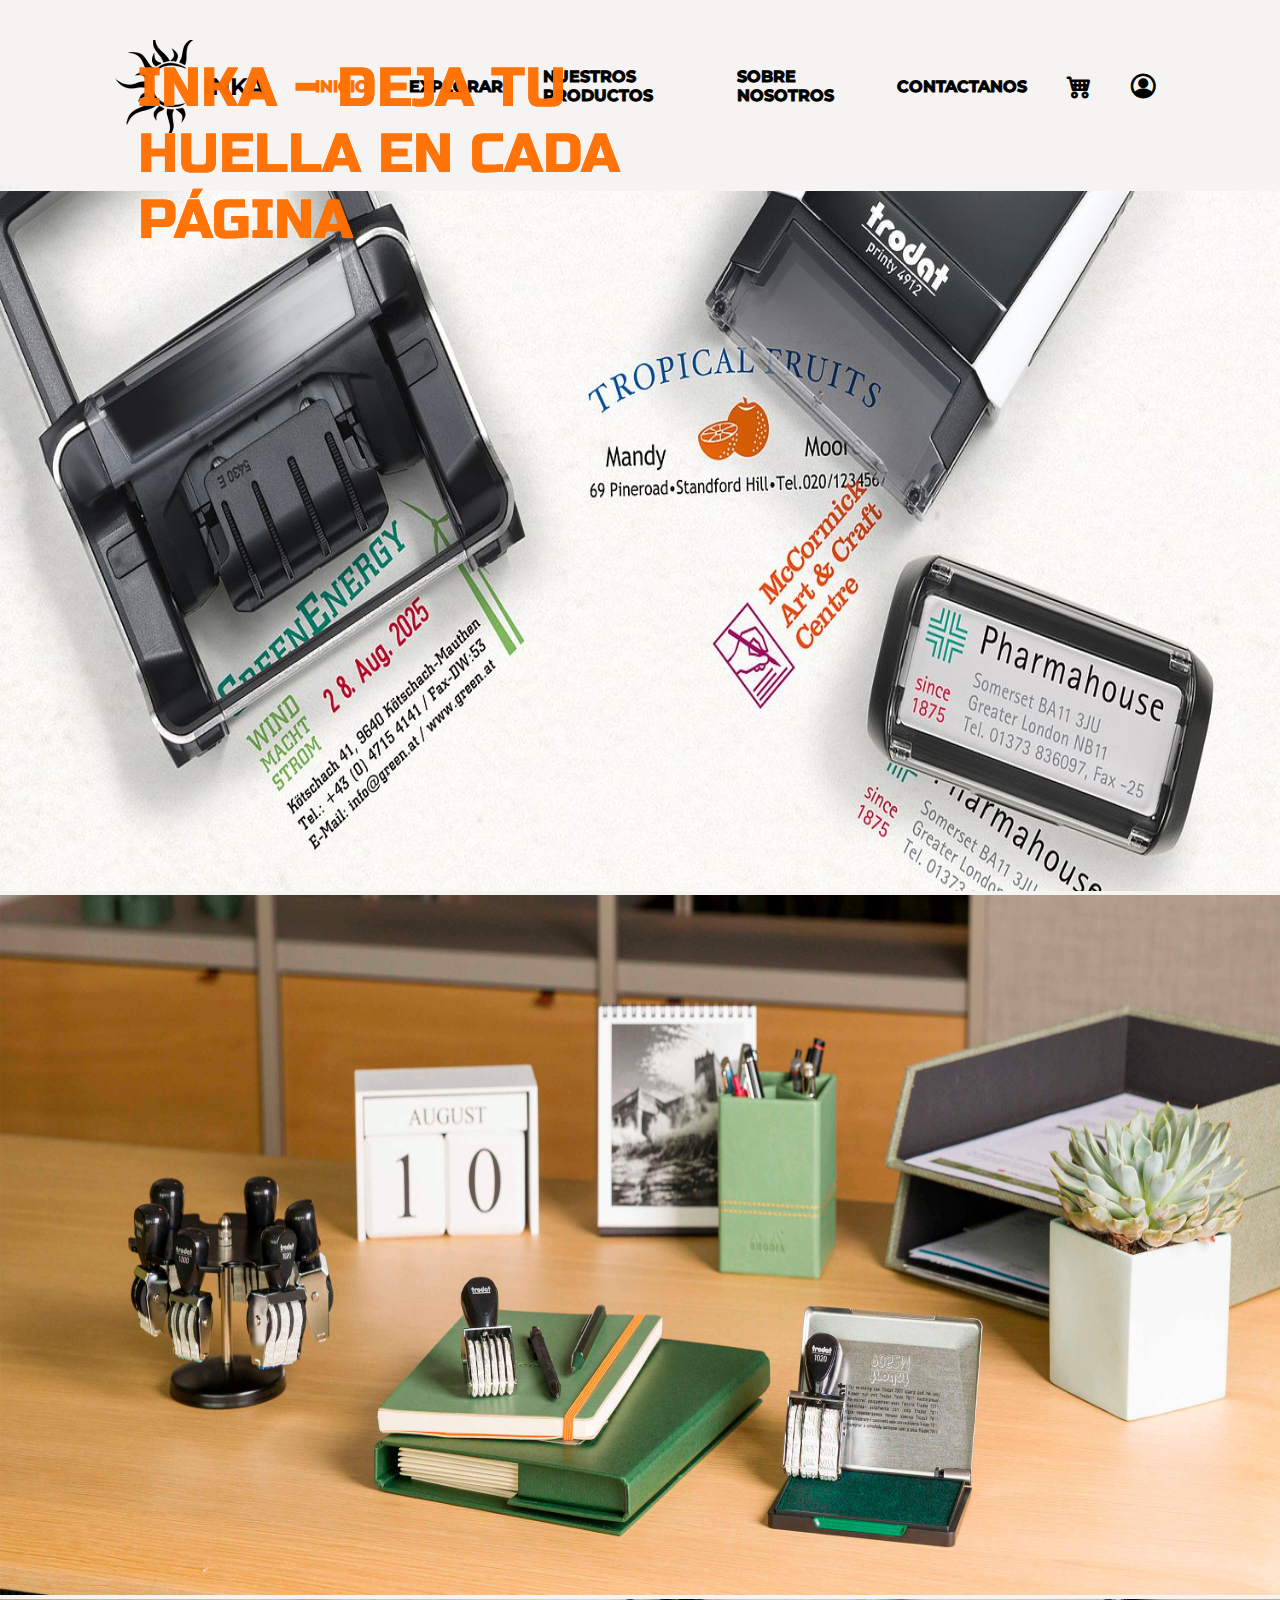
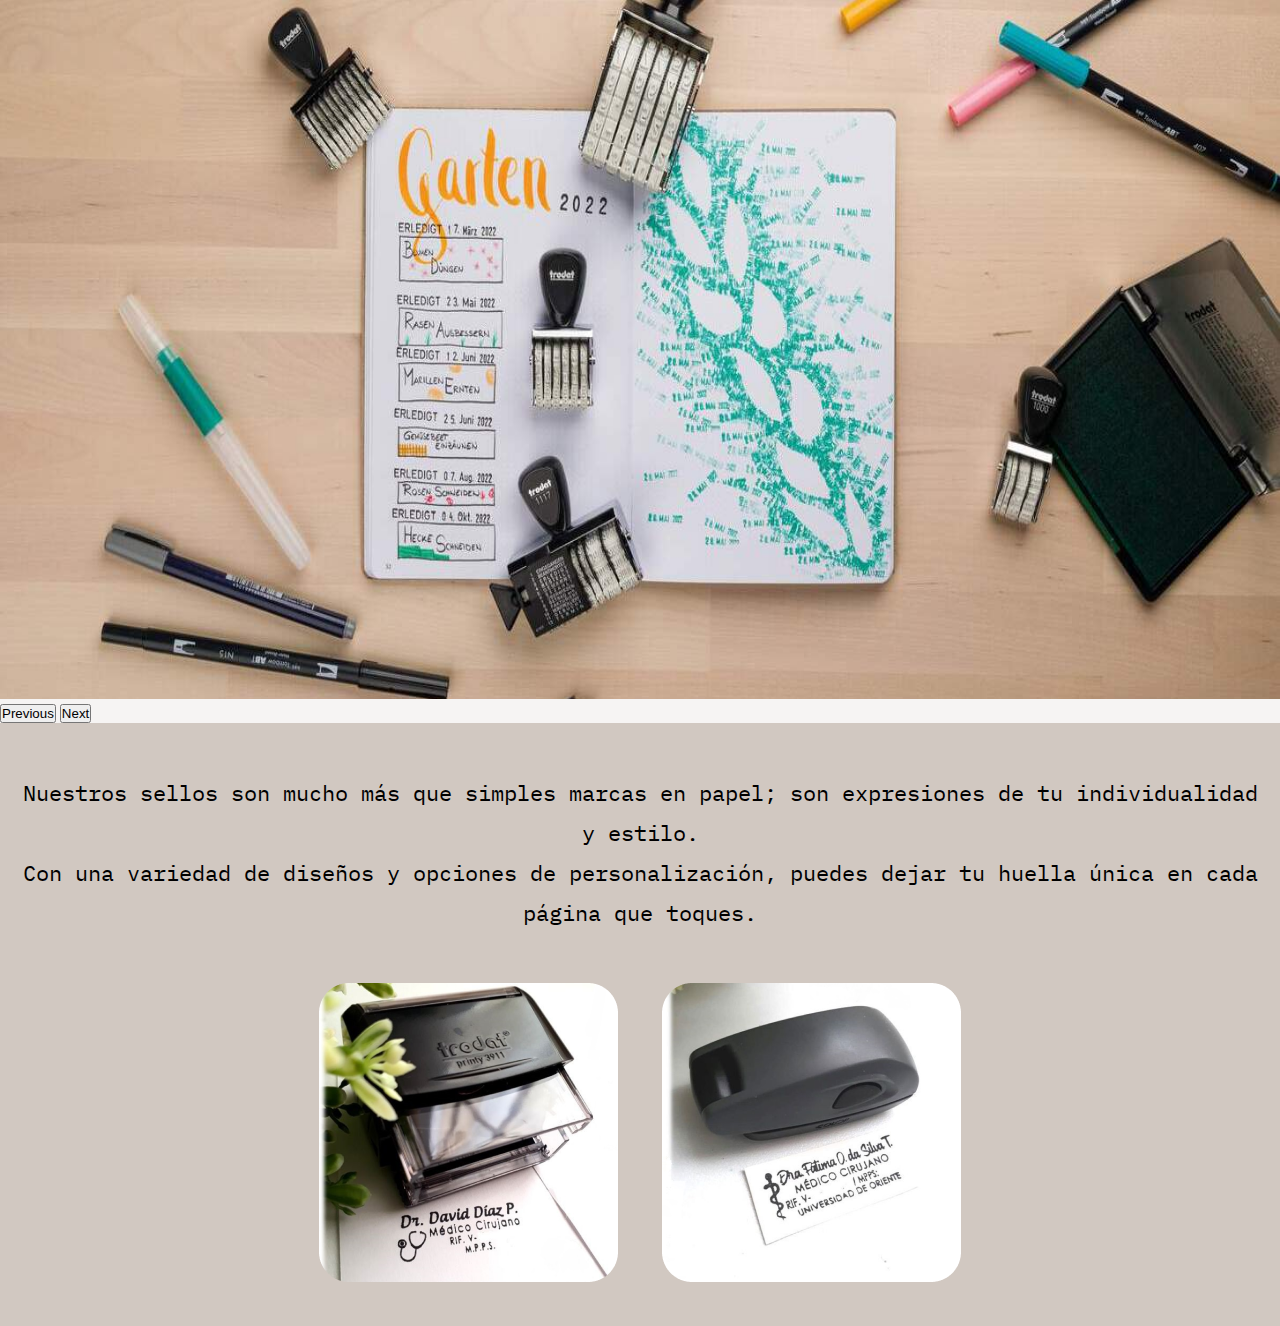
<file: index.html>
<!DOCTYPE html>
<html lang="en">

<head>
    <meta charset="UTF-8">
    <meta name="viewport" content="width=device-width, initial-scale=1.0">
    <link rel="preconnect" href="https://fonts.googleapis.com">
    <link rel="preconnect" href="https://fonts.gstatic.com" crossorigin>
    <link href="https://fonts.googleapis.com/css2?family=Montserrat&family=Open+Sans:wght@300&display=swap" rel="stylesheet">
    <link rel="preconnect" href="https://fonts.googleapis.com">
    <link rel="preconnect" href="https://fonts.googleapis.com">
    <link rel="preconnect" href="https://fonts.googleapis.com">
    <link rel="preconnect" href="https://fonts.gstatic.com" crossorigin>
    <link href="https://fonts.googleapis.com/css2?family=Anton&family=IBM+Plex+Mono:wght@100;400&family=Montserrat&family=Open+Sans:wght@300&display=swap" rel="stylesheet">
    <link rel="preconnect" href="https://fonts.googleapis.com">
    <link rel="preconnect" href="https://fonts.googleapis.com">
    <link rel="preconnect" href="https://fonts.gstatic.com" crossorigin>
    <link href="https://fonts.googleapis.com/css2?family=Anton&family=Chakra+Petch:wght@300&family=IBM+Plex+Mono:wght@100;400&family=Montserrat&family=Open+Sans:wght@300&family=Permanent+Marker&family=Russo+One&display=swap" rel="stylesheet">
    
    <link href="https://cdn.jsdelivr.net/npm/bootstrap@5.3.2/dist/css/bootstrap.min.css" rel="stylesheet"
    integrity="sha384-T3c6CoIi6uLrA9TneNEoa7RxnatzjcDSCmG1MXxSR1GAsXEV/Dwwykc2MPK8M2HN" crossorigin="anonymous">
    <link rel="stylesheet" href="https://cdn.jsdelivr.net/npm/bootstrap-icons@1.9.1/font/bootstrap-icons.css">
    <link rel="stylesheet" href="estilos.css">
    <title>INKA</title>
    <style>
      .nav-link.inicio{
          color: #FF7000;
          -webkit-text-stroke: 1px  #FF7000;
      }
    </style>
</head>

<body>
    <header>
        <div class="logo">
            <img src="img/Logo.png" alt="sellos" class="logo-img">
            <h2 class="nombreEmpresa">INKA</h2>
        </div>
        <nav>       
            <a href="index.html" class="nav-link inicio">INICIO</a>
            <a href="explorar/explorar.html" class="nav-link explorar">EXPLORAR</a>
            <a href="NuestrosProductos/NuestrosProductos.html" class="nav-link productos">NUESTROS PRODUCTOS</a>
            <a href="nuestrahistoria/nuestrahistoria.html" class="nav-link nosotros">SOBRE NOSOTROS</a>
            <a href="contactanos/contactanos.html" class="nav-link contactanos">CONTACTANOS</a>
            <a href="onlineShop/onlineShop.html" class="nav-link carrito"><i id="carrito" class="bi bi-cart4"></i></a>
            <a href="Login/Login.html" class="nav-link login"><i id="login" class="bi bi-person-circle"></i></a>
        </nav>
    </header>
    <div id="carouselExampleDarkindex" class="carousel carousel-dark slide aparecer">
        <div class="carousel-indicators">
          <button type="button" data-bs-target="#carouselExampleDark" data-bs-slide-to="0" class="active" aria-current="true" aria-label="Slide 1"></button>
          <button type="button" data-bs-target="#carouselExampleDark" data-bs-slide-to="1" aria-label="Slide 2"></button>
          <button type="button" data-bs-target="#carouselExampleDark" data-bs-slide-to="2" aria-label="Slide 3"></button>
        </div>
        <div class="carousel-inner">
          <div class="carousel-item active" data-bs-interval="10000">
            <img src="img/Inicio1.jpg" class="d-block w-100" alt="sellos">
          </div>
          <div class="carousel-item" data-bs-interval="2000">
            <img src="img/Inicio2.jpg" class="d-block w-100" alt="sellos">
          </div>
          <div class="carousel-item">
            <img src="img/Inicio3.jpg" class="d-block w-100" alt="sellos">
          </div>
        </div>
        <button class="carousel-control-prev" type="button" data-bs-target="#carouselExampleDark" data-bs-slide="prev">
          <span class="carousel-control-prev-icon" aria-hidden="true"></span>
          <span class="visually-hidden">Previous</span>
        </button>
        <button class="carousel-control-next" type="button" data-bs-target="#carouselExampleDark" data-bs-slide="next">
          <span class="carousel-control-next-icon" aria-hidden="true"></span>
          <span class="visually-hidden">Next</span>
        </button>
      </div>   
    <div class="conteiner-nosotros aparecer"> 
        <div class="conteiner-nosotros--text">
            <p>
                Nuestros sellos son mucho más que simples marcas en papel; 
                son expresiones de tu individualidad y estilo. <br>
                Con una variedad de diseños y opciones de personalización, 
                puedes dejar tu huella única en cada página que toques.
            </p>
        </div>
        <div class="conteiner-nosotros--img">
            <img src="img/InicioN1.png" alt="sellos">
            <img src="img/InicioN2.png" alt="sellos">
        </div>
    </div>
    <script src="https://cdn.jsdelivr.net/npm/bootstrap@5.3.2/dist/js/bootstrap.bundle.min.js"
    integrity="sha384-C6RzsynM9kWDrMNeT87bh95OGNyZPhcTNXj1NW7RuBCsyN/o0jlpcV8Qyq46cDfL"
    crossorigin="anonymous"></script>
</body>
</html>
</file>
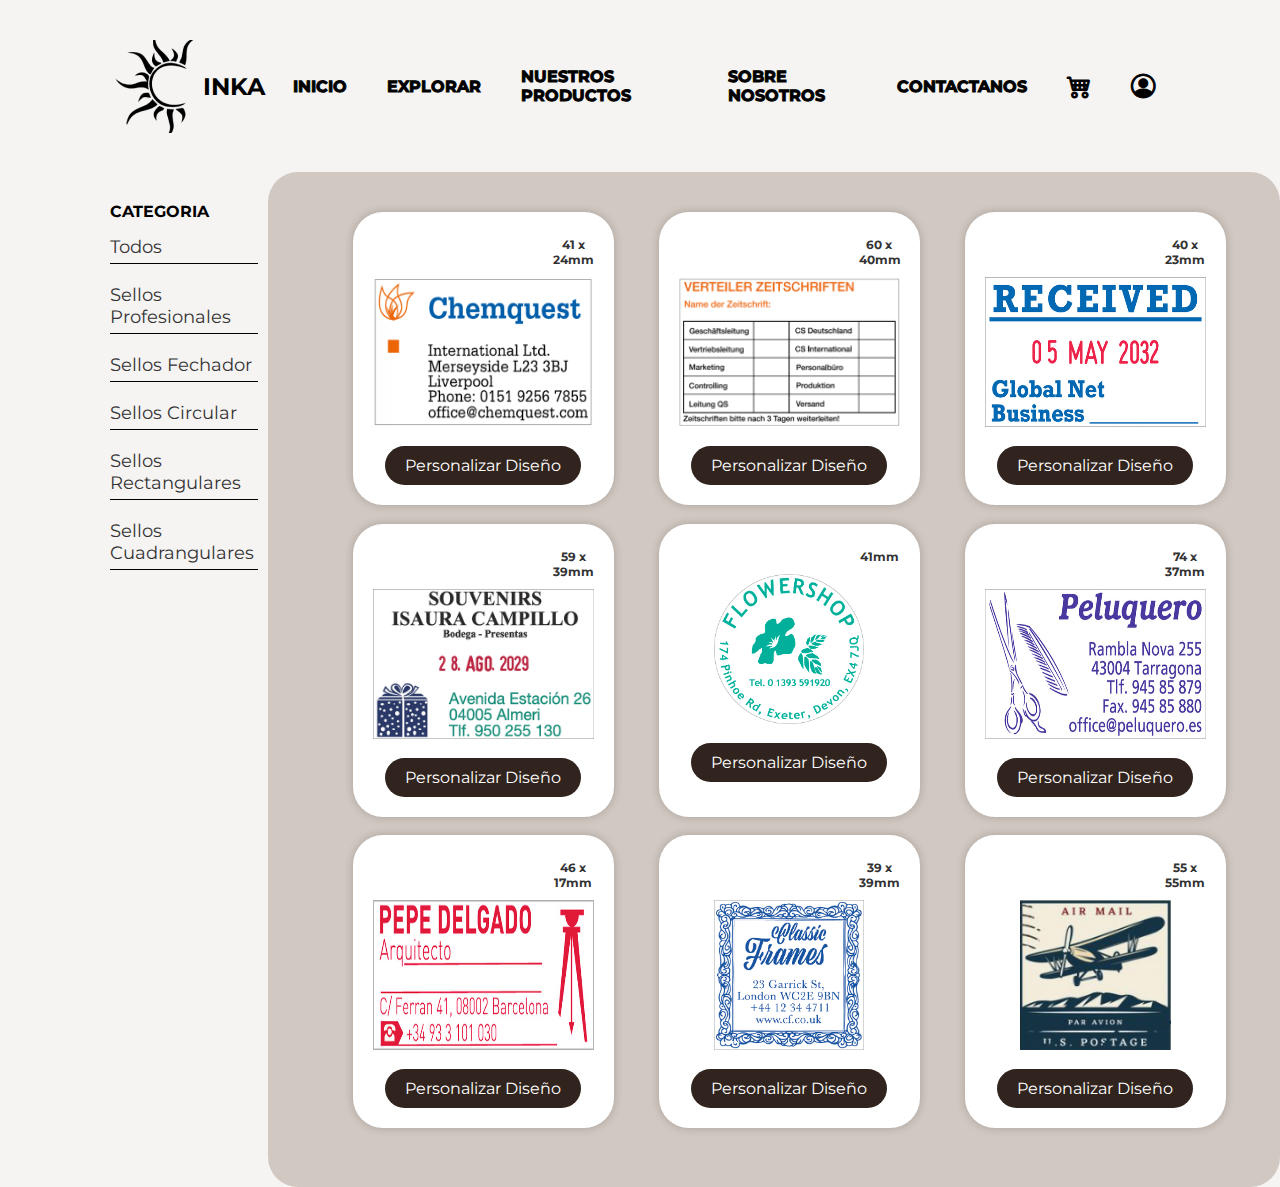
<file: explorar.html>
<!DOCTYPE html>
<html lang="en">

<head>
    <meta charset="UTF-8">
    <meta name="viewport" content="width=device-width, initial-scale=1.0">
    <link rel="stylesheet" href="https://cdn.jsdelivr.net/npm/bootstrap-icons@1.9.1/font/bootstrap-icons.css">
    <link rel="preconnect" href="https://fonts.googleapis.com">
    <link rel="preconnect" href="https://fonts.gstatic.com" crossorigin>
    <link href="https://fonts.googleapis.com/css2?family=Montserrat&family=Open+Sans:wght@300&display=swap" rel="stylesheet">
    <link rel="preconnect" href="https://fonts.googleapis.com">
    <link rel="preconnect" href="https://fonts.googleapis.com">
    <link rel="preconnect" href="https://fonts.googleapis.com">
    <link rel="preconnect" href="https://fonts.gstatic.com" crossorigin>
    <link href="https://fonts.googleapis.com/css2?family=Anton&family=IBM+Plex+Mono:wght@100;400&family=Montserrat&family=Open+Sans:wght@300&display=swap" rel="stylesheet">
    <link rel="preconnect" href="https://fonts.googleapis.com">
    <link rel="preconnect" href="https://fonts.googleapis.com">
    <link rel="preconnect" href="https://fonts.gstatic.com" crossorigin>
    <link href="https://fonts.googleapis.com/css2?family=Anton&family=Chakra+Petch:wght@300&family=IBM+Plex+Mono:wght@100;400&family=Montserrat&family=Open+Sans:wght@300&family=Permanent+Marker&family=Russo+One&display=swap" rel="stylesheet">
    <link rel="stylesheet" href="estilos.css">
    <link rel="stylesheet" href="explorar.css">
    <title>INKA</title>
</head>

<body>
    <header>
        <div class="logo">
            <img src="img/Logo.png" alt="sellos" class="logo-img">
            <h2 class="nombreEmpresa">INKA</h2>
        </div>
        <nav>
            <a href="index.html" class="nav-link">INICIO</a>
            <a href="explorar.html" class="nav-link">EXPLORAR</a>
            <a href="" class="nav-link">NUESTROS PRODUCTOS</a>
            <a href="" class="nav-link">SOBRE NOSOTROS</a>
            <a href="" class="nav-link">CONTACTANOS</a>
            <a href="" class="nav-link"><i id="carrito" class="bi bi-cart4"></i></a>
            <a href="" class="nav-link"><i id="login" class="bi bi-person-circle"></i></a>
        </nav>
    </header>
    <div class="wrap">
        <div class="sellos-wrap">
            <div class="category_list">
                <h2 class="category_text">CATEGORIA</h2>
                <a href="#" id="categoryItem" category="all">Todos</a>
                <a href="#" id="categoryItem" category="Profesionales">Sellos Profesionales</a>
                <a href="#" id="categoryItem" category="Fechador">Sellos Fechador</a>
                <a href="#" id="categoryItem" category="Circular">Sellos Circular</a>
                <a href="#" id="categoryItem" category="Rectangular">Sellos Rectangulares</a>
                <a href="#" id="categoryItem" category="Cuadrangular">Sellos Cuadrangulares</a>
            </div>
        </div>
        <section class="product-list">
            <div class="product-item" category="Profesionales">
                <h2 class="product-size">41 x 24mm</h2>
                <img src="img/plantillaP1.png" alt="">
                <button class="product-personalizar">Personalizar Diseño</button>
            </div>

            <div class="product-item" category="Profesionales">
                <h2 class="product-size">60 x 40mm</h2>
                <img src="img/plantillaP2.png" alt="">
                <button class="product-personalizar">Personalizar Diseño</button>
            </div>

            <div class="product-item" category="Fechador">
                <h2 class="product-size">40 x 23mm</h2>
                <img src="img/plantillaF1.jpg" alt="">
                <button class="product-personalizar">Personalizar Diseño</button>
            </div>

            <div class="product-item" category="Fechador">
                <h2 class="product-size">59 x 39mm</h2>
                <img src="img/plantillaF2.jpg" alt="">
                <button class="product-personalizar">Personalizar Diseño</button>
            </div>

            <div class="product-item" category="Circular">
                <h2 class="product-size">41mm</h2>
                <img src="img/plantillaC1.jpg" alt="">
                <button class="product-personalizar">Personalizar Diseño</button>
            </div>

            <div class="product-item" category="Rectangular">
                <h2 class="product-size">74 x 37mm</h2>
                <img src="img/plantillaR1.jpg" alt="">
                <button class="product-personalizar">Personalizar Diseño</button>
            </div>

            <div class="product-item" category="Rectangular">
                <h2 class="product-size">46 x 17mm</h2>
                <img src="img/plantillaR2.jpg" alt="">
                <button class="product-personalizar">Personalizar Diseño</button>
            </div>

            <div class="product-item" category="Cuadrangular">
                <h2 class="product-size">39 x 39mm</h2>
                <img src="img/plantillaCu1.jpg" alt="">
                <button class="product-personalizar">Personalizar Diseño</button>
            </div>

            <div class="product-item" category="Cuadrangular">
                <h2 class="product-size">55 x 55mm</h2>
                <img src="img/plantillaCu2.png" alt="">
                <button class="product-personalizar">Personalizar Diseño</button>
            </div>
        </section>
    </div>
    <script src="script_explorar.js"></script>
</body>

</html>
</file>
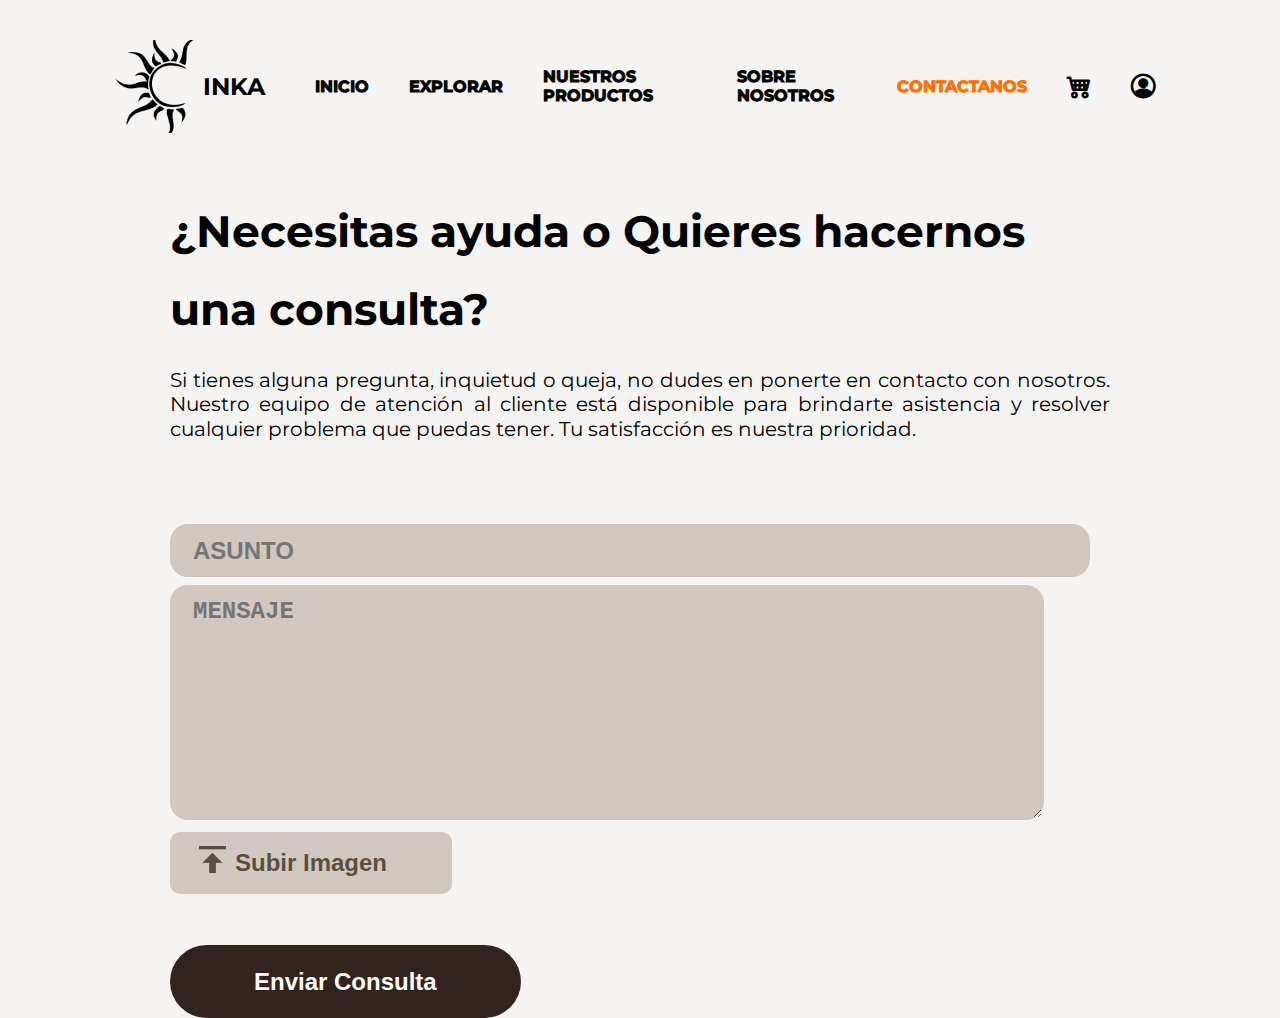
<file: contactanos/contactanos.html>
<!DOCTYPE html>
<html lang="en">
<head>
    <meta charset="UTF-8">
    <link rel="preconnect" href="https://fonts.googleapis.com">
    <link rel="preconnect" href="https://fonts.gstatic.com" crossorigin>
    <link href="https://fonts.googleapis.com/css2?family=Montserrat&family=Open+Sans:wght@300&display=swap" rel="stylesheet">
    <link rel="preconnect" href="https://fonts.googleapis.com">
    <link rel="preconnect" href="https://fonts.googleapis.com">
    <link rel="preconnect" href="https://fonts.googleapis.com">
    <link rel="preconnect" href="https://fonts.gstatic.com" crossorigin>
    <link href="https://fonts.googleapis.com/css2?family=Anton&family=IBM+Plex+Mono:wght@100;400&family=Montserrat&family=Open+Sans:wght@300&display=swap" rel="stylesheet">
    <link rel="preconnect" href="https://fonts.googleapis.com">
    <link rel="preconnect" href="https://fonts.googleapis.com">
    <link rel="preconnect" href="https://fonts.gstatic.com" crossorigin>
    <link href="https://fonts.googleapis.com/css2?family=Anton&family=Chakra+Petch:wght@300&family=IBM+Plex+Mono:wght@100;400&family=Montserrat&family=Open+Sans:wght@300&family=Permanent+Marker&family=Russo+One&display=swap" rel="stylesheet">

    <link rel="stylesheet" href="contactanos.css">
    <link href="https://cdn.jsdelivr.net/npm/bootstrap@5.3.2/dist/css/bootstrap.min.css" rel="stylesheet"
    integrity="sha384-T3c6CoIi6uLrA9TneNEoa7RxnatzjcDSCmG1MXxSR1GAsXEV/Dwwykc2MPK8M2HN" crossorigin="anonymous">
    <link rel="stylesheet" href="https://cdn.jsdelivr.net/npm/bootstrap-icons@1.9.1/font/bootstrap-icons.css">
    <link rel="stylesheet" href="/estilos.css">
    <title>INKA</title>
</head>
<body>
    <header>
        <div class="logo">
            <img src="/img/Logo.png" alt="sellos" class="logo-img">
            <h2 class="nombreEmpresa">INKA</h2>
        </div>
        <nav>
            <a href="/index.html" class="nav-link inicio">INICIO</a>
            <a href="/explorar/explorar.html" class="nav-link explorar">EXPLORAR</a>
            <a href="/NuestrosProductos/NuestrosProductos.html" class="nav-link productos">NUESTROS PRODUCTOS</a>
            <a href="/nuestrahistoria/nuestrahistoria.html" class="nav-link nosotros">SOBRE NOSOTROS</a>
            <a href="/contactanos/contactanos.html" class="nav-link contactanos">CONTACTANOS</a>
            <a href="/onlineShop/onlineShop.html" class="nav-link carrito"><i id="carrito" class="bi bi-cart4"></i></a>
            <a href="/Login/Login.html" class="nav-link login"><i id="login" class="bi bi-person-circle"></i></a>
        </nav>
    </header>
    <div class="contactanos__container aparecer">
        <div class="contactanos__1">
            <div class="contactanos__1_info">
                <h1 class="contactanos__1_title">¿Necesitas ayuda o Quieres hacernos una consulta?</h1>
                
                <p class="contactanos__1_description">
                    Si tienes alguna pregunta, inquietud o queja, no dudes en ponerte en contacto con nosotros. 
                    Nuestro equipo de atención al cliente está disponible para brindarte asistencia y 
                    resolver cualquier problema que puedas tener. Tu satisfacción es nuestra prioridad.
                </p>
            </div>
        </div>
        <div class="contactanos__2">
            <div class="contactanos__2_container">
                <div class="form-input">
                    <input 
                        type="text"
                        name="asunto"
                        id="asuntoId"
                        class="asuntoClass"
                        placeholder="ASUNTO"
                    >
                </div>
                <div class="form-input">
                    <textarea name="mensaje" id="mensajeId" class="mensajeClass" placeholder="MENSAJE" cols="30" rows="5"></textarea>
                </div>  
                <div class="form-input">
                    <img class="icon-subir" src="/img/Vector.png" alt="">
                    <button class="btn-subir" type="submit">
                        Subir Imagen
                      </button>
                </div>
                <div class="form-input">
                    <button class="btn-enviar" type="submit">
                        Enviar Consulta
                      </button>
                </div>
            </div>
            <div class="contactanos__2_img">
                <img class="img-icon" src="/img/Rectangle 52.png" alt="">
            </div>
        </div>
    </div>
</body>
</html>
</file>
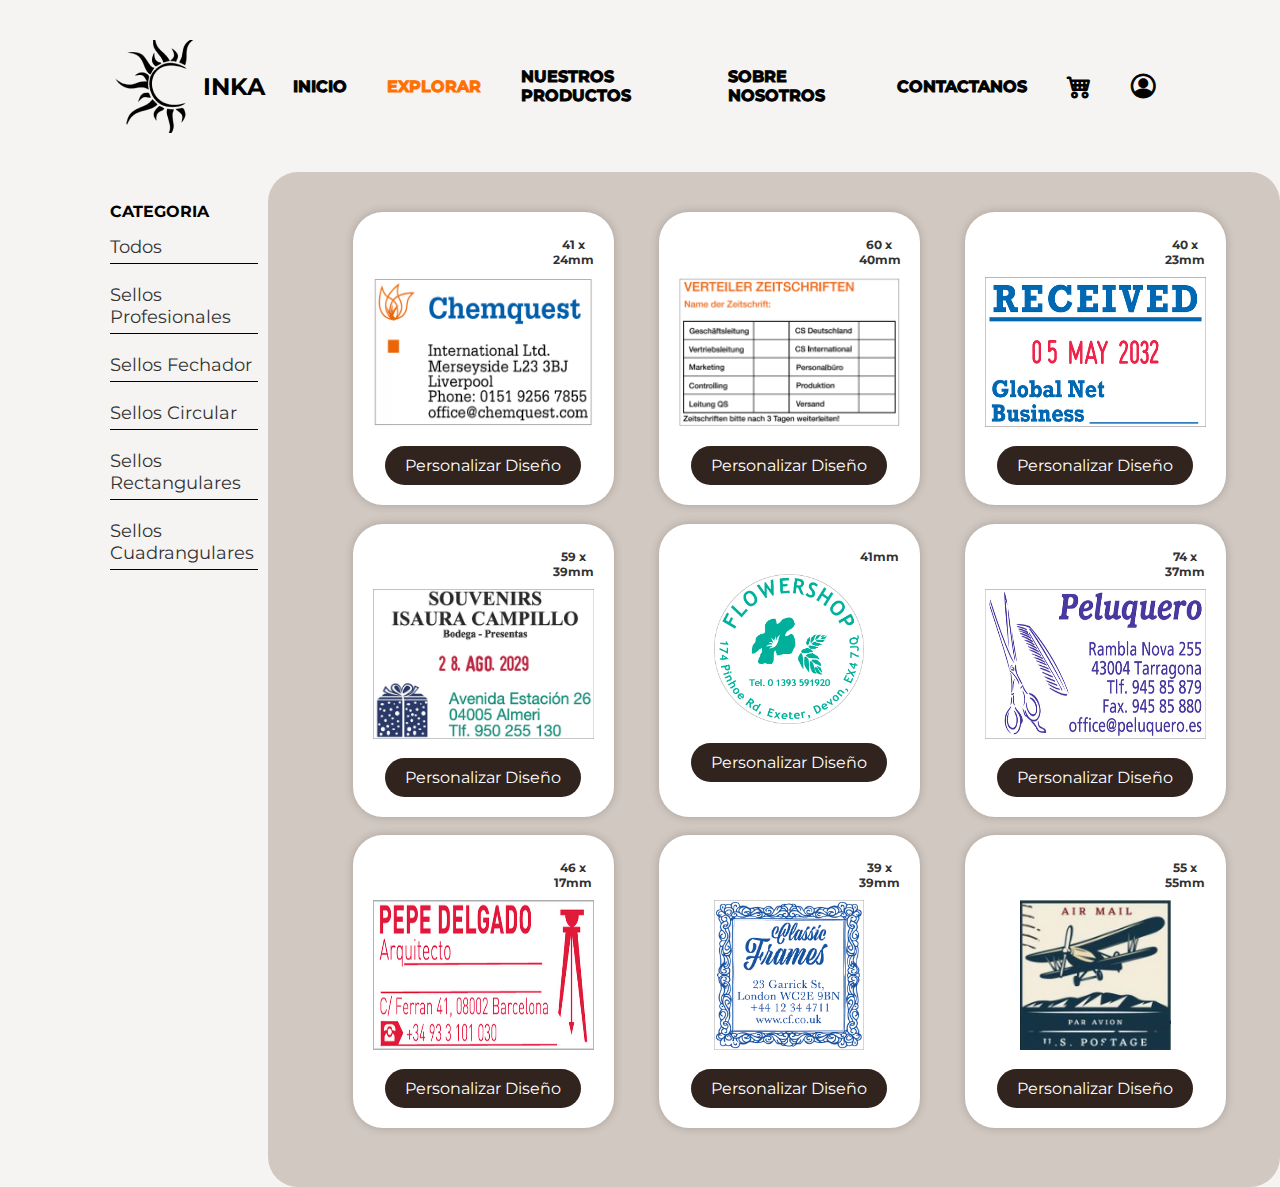
<file: explorar/explorar.html>
<!DOCTYPE html>
<html lang="en">

<head>
    <meta charset="UTF-8">
    <meta name="viewport" content="width=device-width, initial-scale=1.0">
    <link rel="preconnect" href="https://fonts.googleapis.com">
    <link rel="preconnect" href="https://fonts.gstatic.com" crossorigin>
    <link href="https://fonts.googleapis.com/css2?family=Montserrat&family=Open+Sans:wght@300&display=swap" rel="stylesheet">
    <link rel="preconnect" href="https://fonts.googleapis.com">
    <link rel="preconnect" href="https://fonts.googleapis.com">
    <link rel="preconnect" href="https://fonts.googleapis.com">
    <link rel="preconnect" href="https://fonts.gstatic.com" crossorigin>
    <link href="https://fonts.googleapis.com/css2?family=Anton&family=IBM+Plex+Mono:wght@100;400&family=Montserrat&family=Open+Sans:wght@300&display=swap" rel="stylesheet">
    <link rel="preconnect" href="https://fonts.googleapis.com">
    <link rel="preconnect" href="https://fonts.googleapis.com">
    <link rel="preconnect" href="https://fonts.gstatic.com" crossorigin>
    <link href="https://fonts.googleapis.com/css2?family=Anton&family=Chakra+Petch:wght@300&family=IBM+Plex+Mono:wght@100;400&family=Montserrat&family=Open+Sans:wght@300&family=Permanent+Marker&family=Russo+One&display=swap" rel="stylesheet">
    
    <link rel="stylesheet" href="explorar.css">
    <link href="https://cdn.jsdelivr.net/npm/bootstrap@5.3.2/dist/css/bootstrap.min.css" rel="stylesheet"
    integrity="sha384-T3c6CoIi6uLrA9TneNEoa7RxnatzjcDSCmG1MXxSR1GAsXEV/Dwwykc2MPK8M2HN" crossorigin="anonymous">
    <link rel="stylesheet" href="https://cdn.jsdelivr.net/npm/bootstrap-icons@1.9.1/font/bootstrap-icons.css">
    <link rel="stylesheet" href="/estilos.css">
    <title>INKA</title>
</head>

<body>
    <header>
        <div class="logo">
            <img src="/img/Logo.png" alt="sellos" class="logo-img">
            <h2 class="nombreEmpresa">INKA</h2>
        </div>
        <nav>
            <a href="/index.html" class="nav-link inicio">INICIO</a>
            <a href="/explorar/explorar.html" class="nav-link explorar">EXPLORAR</a>
            <a href="/NuestrosProductos/NuestrosProductos.html" class="nav-link productos">NUESTROS PRODUCTOS</a>
            <a href="/nuestrahistoria/nuestrahistoria.html" class="nav-link nosotros">SOBRE NOSOTROS</a>
            <a href="/contactanos/contactanos.html" class="nav-link contactanos">CONTACTANOS</a>
            <a href="/onlineShop/onlineShop.html" class="nav-link carrito"><i id="carrito" class="bi bi-cart4"></i></a>
            <a href="/Login/Login.html" class="nav-link login"><i id="login" class="bi bi-person-circle"></i></a>
        </nav>
    </header>
    <div class="wrap aparecer">
        <div class="sellos-wrap">
            <div class="category_list">
                <h2 class="category_text">CATEGORIA</h2>
                <a href="#" id="categoryItem" category="all">Todos</a>
                <a href="#" id="categoryItem" category="Profesionales">Sellos Profesionales</a>
                <a href="#" id="categoryItem" category="Fechador">Sellos Fechador</a>
                <a href="#" id="categoryItem" category="Circular">Sellos Circular</a>
                <a href="#" id="categoryItem" category="Rectangular">Sellos Rectangulares</a>
                <a href="#" id="categoryItem" category="Cuadrangular">Sellos Cuadrangulares</a>
            </div>
        </div>
        <section class="product-list">
            <div class="product-item" category="Profesionales">
                <h2 class="product-size">41 x 24mm</h2>
                <img src="/img/plantillaP1.png" alt="">
                <a href="Personalizar/personalizar.html">
                    <button class="product-personalizar">Personalizar Diseño</button>
                </a>
                
            </div>

            <div class="product-item" category="Profesionales">
                <h2 class="product-size">60 x 40mm</h2>
                <img src="/img/plantillaP2.png" alt="">
                <button class="product-personalizar">Personalizar Diseño</button>
            </div>

            <div class="product-item" category="Fechador">
                <h2 class="product-size">40 x 23mm</h2>
                <img src="/img/plantillaF1.jpg" alt="">
                <button class="product-personalizar">Personalizar Diseño</button>
            </div>

            <div class="product-item" category="Fechador">
                <h2 class="product-size">59 x 39mm</h2>
                <img src="/img/plantillaF2.jpg" alt="">
                <button class="product-personalizar">Personalizar Diseño</button>
            </div>

            <div class="product-item" category="Circular">
                <h2 class="product-size">41mm</h2>
                <img src="/img/plantillaC1.jpg" alt="">
                <button class="product-personalizar">Personalizar Diseño</button>
            </div>

            <div class="product-item" category="Rectangular">
                <h2 class="product-size">74 x 37mm</h2>
                <img src="/img/plantillaR1.jpg" alt="">
                <button class="product-personalizar">Personalizar Diseño</button>
            </div>

            <div class="product-item" category="Rectangular">
                <h2 class="product-size">46 x 17mm</h2>
                <img src="/img/plantillaR2.jpg" alt="">
                <button class="product-personalizar">Personalizar Diseño</button>
            </div>

            <div class="product-item" category="Cuadrangular">
                <h2 class="product-size">39 x 39mm</h2>
                <img src="/img/plantillaCu1.jpg" alt="">
                <button class="product-personalizar">Personalizar Diseño</button>
            </div>

            <div class="product-item" category="Cuadrangular">
                <h2 class="product-size">55 x 55mm</h2>
                <img src="/img/plantillaCu2.png" alt="">
                <button class="product-personalizar">Personalizar Diseño</button>
            </div>
        </section>
    </div>
    <script src="script_explorar.js"></script>
</body>

</html>
</file>
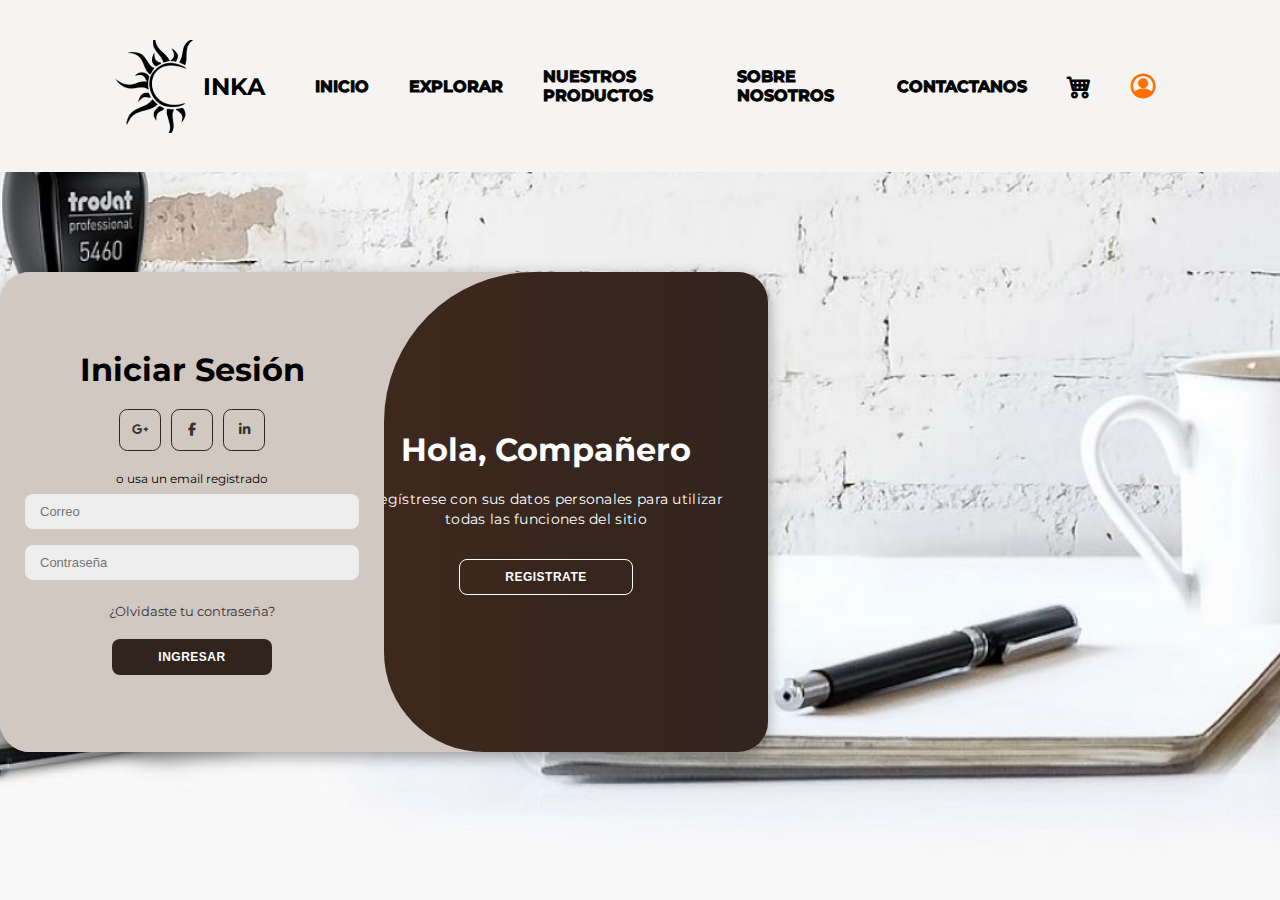
<file: Login/Login.html>
<!DOCTYPE html>
<html lang="en">

<head>
    <meta charset="UTF-8">
    <meta name="viewport" content="width=device-width, initial-scale=1.0">
    <link rel="preconnect" href="https://fonts.googleapis.com">
    <link rel="preconnect" href="https://fonts.gstatic.com" crossorigin>
    <link href="https://fonts.googleapis.com/css2?family=Montserrat&family=Open+Sans:wght@300&display=swap"
        rel="stylesheet">
    <link rel="preconnect" href="https://fonts.googleapis.com">
    <link rel="preconnect" href="https://fonts.googleapis.com">
    <link rel="preconnect" href="https://fonts.googleapis.com">
    <link rel="preconnect" href="https://fonts.gstatic.com" crossorigin>
    <link
        href="https://fonts.googleapis.com/css2?family=Anton&family=IBM+Plex+Mono:wght@100;400&family=Montserrat&family=Open+Sans:wght@300&display=swap"
        rel="stylesheet">
    <link rel="preconnect" href="https://fonts.googleapis.com">
    <link rel="preconnect" href="https://fonts.googleapis.com">
    <link rel="preconnect" href="https://fonts.gstatic.com" crossorigin>
    <link
        href="https://fonts.googleapis.com/css2?family=Anton&family=Chakra+Petch:wght@300&family=IBM+Plex+Mono:wght@100;400&family=Montserrat&family=Open+Sans:wght@300&family=Permanent+Marker&family=Russo+One&display=swap"
        rel="stylesheet">

    <link rel="stylesheet" href="https://cdnjs.cloudflare.com/ajax/libs/font-awesome/6.4.2/css/all.min.css">
    <link rel="stylesheet" href="Login.css">
    <link href="https://cdn.jsdelivr.net/npm/bootstrap@5.3.2/dist/css/bootstrap.min.css" rel="stylesheet"
        integrity="sha384-T3c6CoIi6uLrA9TneNEoa7RxnatzjcDSCmG1MXxSR1GAsXEV/Dwwykc2MPK8M2HN" crossorigin="anonymous">
    <link rel="stylesheet" href="https://cdn.jsdelivr.net/npm/bootstrap-icons@1.9.1/font/bootstrap-icons.css">
    <link rel="stylesheet" href="/estilos.css">
    <title>INKA</title>
</head>

<body>
    <header>
        <div class="logo">
            <img src="/img/Logo.png" alt="sellos" class="logo-img">
            <h2 class="nombreEmpresa">INKA</h2>
        </div>
        <nav>
            <a href="/index.html" class="nav-link inicio">INICIO</a>
            <a href="/explorar/explorar.html" class="nav-link explorar">EXPLORAR</a>
            <a href="/NuestrosProductos/NuestrosProductos.html" class="nav-link productos">NUESTROS PRODUCTOS</a>
            <a href="/nuestrahistoria/nuestrahistoria.html" class="nav-link nosotros">SOBRE NOSOTROS</a>
            <a href="/contactanos/contactanos.html" class="nav-link contactanos">CONTACTANOS</a>
            <a href="/onlineShop/onlineShop.html" class="nav-link carrito"><i id="carrito" class="bi bi-cart4"></i></a>
            <a href="/Login/Login.html" class="nav-link login"><i id="login" class="bi bi-person-circle"></i></a>
        </nav>
    </header>
    <div class="container aparecer" id="container">
        <div class="form-container sign-up">
            <form>
                <h1>Crear Cuenta</h1>
                <div class="social-icons">
                    <a href="#" class="icon go"><i class="fa-brands fa-google-plus-g"></i></a>
                    <a href="#" class="icon fa"><i class="fa-brands fa-facebook-f"></i></a>
                    <a href="#" class="icon li"><i class="fa-brands fa-linkedin-in"></i></a>
                </div>
                <span>o usa un email registrado</span>
                <input type="text" placeholder="Nombre  ">
                <input type="email" placeholder="Correo">
                <input type="password" placeholder="Contraseña">
                <button>Sign Up</button>
            </form>
        </div>
        <div class="form-container sign-in">
            <form>
                <h1>Iniciar Sesión</h1>
                <div class="social-icons">
                    <a href="#" class="icon go"><i class="fa-brands fa-google-plus-g"></i></a>
                    <a href="#" class="icon fa"><i class="fa-brands fa-facebook-f"></i></a>
                    <a href="#" class="icon li"><i class="fa-brands fa-linkedin-in"></i></a>
                </div>
                <span>o usa un email registrado</span>
                <input type="email" placeholder="Correo">
                <input type="password" placeholder="Contraseña">
                <a href="#">¿Olvidaste tu contraseña?</a>
                <button>Ingresar</button>
            </form>
        </div>
        <div class="toggle-container">
            <div class="toggle">
                <div class="toggle-panel toggle-left">
                    <h1>¡Bienvenido de nuevo!</h1>
                    <p>Ingrese sus datos personales para utilizar todas las funciones del sitio</p>
                    <button class="hidden" id="Login">Iniciar Sesión</button>
                </div>
                <div class="toggle-panel toggle-right">
                    <h1 class="titulo-blanco">Hola, Compañero</h1>
                    <p>Regístrese con sus datos personales para utilizar todas las funciones del sitio</p>
                    <button class="hidden" id="register">Registrate</button>
                </div>
            </div>
        </div>
    </div>
    <script src="Login.js"></script>
</body>

</html>
</file>
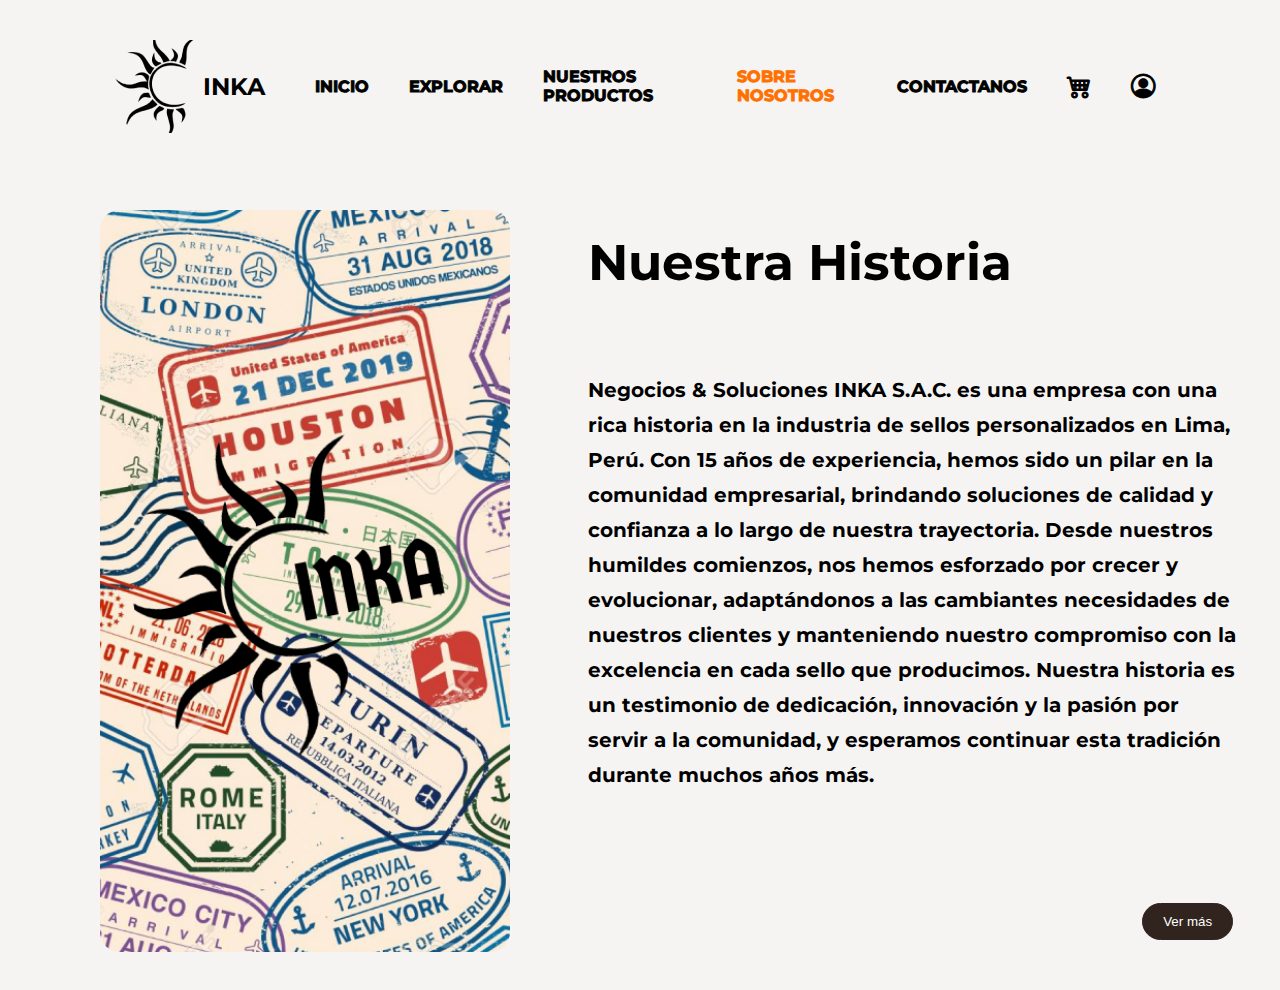
<file: nuestrahistoria/nuestrahistoria.html>
<!DOCTYPE html>
<html lang="en">

<head>
    <meta charset="UTF-8">
    <meta name="viewport" content="width=device-width, initial-scale=1.0">
    <link rel="preconnect" href="https://fonts.googleapis.com">
    <link rel="preconnect" href="https://fonts.gstatic.com" crossorigin>
    <link href="https://fonts.googleapis.com/css2?family=Montserrat&family=Open+Sans:wght@300&display=swap" rel="stylesheet">
    <link rel="preconnect" href="https://fonts.googleapis.com">
    <link rel="preconnect" href="https://fonts.googleapis.com">
    <link rel="preconnect" href="https://fonts.googleapis.com">
    <link rel="preconnect" href="https://fonts.gstatic.com" crossorigin>
    <link href="https://fonts.googleapis.com/css2?family=Anton&family=IBM+Plex+Mono:wght@100;400&family=Montserrat&family=Open+Sans:wght@300&display=swap" rel="stylesheet">
    <link rel="preconnect" href="https://fonts.googleapis.com">
    <link rel="preconnect" href="https://fonts.googleapis.com">
    <link rel="preconnect" href="https://fonts.gstatic.com" crossorigin>
    <link href="https://fonts.googleapis.com/css2?family=Anton&family=Chakra+Petch:wght@300&family=IBM+Plex+Mono:wght@100;400&family=Montserrat&family=Open+Sans:wght@300&family=Permanent+Marker&family=Russo+One&display=swap" rel="stylesheet">

    <link rel="stylesheet" href="nuestrahistoria.css">
    <link href="https://cdn.jsdelivr.net/npm/bootstrap@5.3.2/dist/css/bootstrap.min.css" rel="stylesheet"
    integrity="sha384-T3c6CoIi6uLrA9TneNEoa7RxnatzjcDSCmG1MXxSR1GAsXEV/Dwwykc2MPK8M2HN" crossorigin="anonymous">
    <link rel="stylesheet" href="https://cdn.jsdelivr.net/npm/bootstrap-icons@1.9.1/font/bootstrap-icons.css">
    <link rel="stylesheet" href="/estilos.css">
    <title>INKA</title>
</head>

<body>
    <header>
        <div class="logo">
            <img src="/img/Logo.png" alt="sellos" class="logo-img">
            <h2 class="nombreEmpresa">INKA</h2>
        </div>
        <nav>
            <a href="/index.html" class="nav-link inicio">INICIO</a>
            <a href="/explorar/explorar.html" class="nav-link explorar">EXPLORAR</a>
            <a href="/NuestrosProductos/NuestrosProductos.html" class="nav-link productos">NUESTROS PRODUCTOS</a>
            <a href="/nuestrahistoria/nuestrahistoria.html" class="nav-link nosotros">SOBRE NOSOTROS</a>
            <a href="/contactanos/contactanos.html" class="nav-link contactanos">CONTACTANOS</a>
            <a href="/onlineShop/onlineShop.html" class="nav-link carrito"><i id="carrito" class="bi bi-cart4"></i></a>
            <a href="/Login/Login.html" class="nav-link login"><i id="login" class="bi bi-person-circle"></i></a>
        </nav>
    </header>
    <div class="lineas aparecer">
        <div class="linea"></div>
    </div>
    <div class="historia aparecer">
        <img src="/img/Nosotros.png" alt="">
        <div class="inf">
            <h1>Nuestra Historia</h1>
            <h3>Negocios & Soluciones INKA S.A.C. es una empresa con una rica historia en la 
                industria de sellos personalizados en Lima, Perú. Con 15 años de experiencia, 
                hemos sido un pilar en la comunidad empresarial, brindando soluciones de calidad 
                y confianza a lo largo de nuestra trayectoria. Desde nuestros humildes comienzos, 
                nos hemos esforzado por crecer y evolucionar, adaptándonos a las cambiantes 
                necesidades de nuestros clientes y manteniendo nuestro compromiso con la excelencia 
                en cada sello que producimos. Nuestra historia es un testimonio de dedicación, 
                innovación y la pasión por servir a la comunidad, y esperamos continuar esta 
                tradición durante muchos años más.​</h3>
            <input class="boton" type="submit" value="Ver más">
        </div>
    </div>

</body>

</html>
</file>
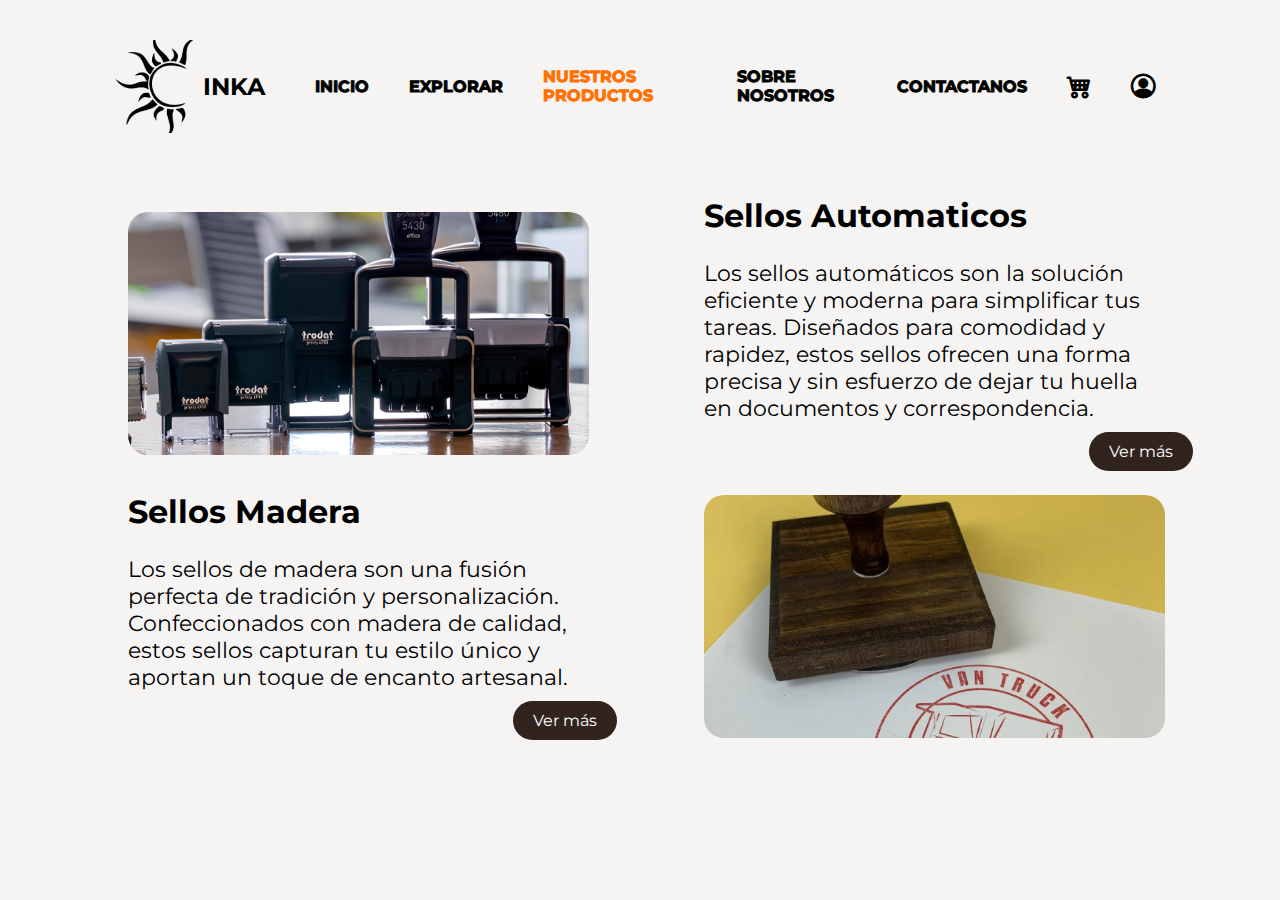
<file: NuestrosProductos/NuestrosProductos.html>
<!DOCTYPE html>
<html lang="en">

<head>
    <meta charset="UTF-8">
    <meta name="viewport" content="width=device-width, initial-scale=1.0">
    <link rel="preconnect" href="https://fonts.googleapis.com">
    <link rel="preconnect" href="https://fonts.gstatic.com" crossorigin>
    <link href="https://fonts.googleapis.com/css2?family=Montserrat&family=Open+Sans:wght@300&display=swap"
        rel="stylesheet">
    <link rel="preconnect" href="https://fonts.googleapis.com">
    <link rel="preconnect" href="https://fonts.googleapis.com">
    <link rel="preconnect" href="https://fonts.googleapis.com">
    <link rel="preconnect" href="https://fonts.gstatic.com" crossorigin>
    <link
        href="https://fonts.googleapis.com/css2?family=Anton&family=IBM+Plex+Mono:wght@100;400&family=Montserrat&family=Open+Sans:wght@300&display=swap"
        rel="stylesheet">
    <link rel="preconnect" href="https://fonts.googleapis.com">
    <link rel="preconnect" href="https://fonts.googleapis.com">
    <link rel="preconnect" href="https://fonts.gstatic.com" crossorigin>
    <link
        href="https://fonts.googleapis.com/css2?family=Anton&family=Chakra+Petch:wght@300&family=IBM+Plex+Mono:wght@100;400&family=Montserrat&family=Open+Sans:wght@300&family=Permanent+Marker&family=Russo+One&display=swap"
        rel="stylesheet">

    <link rel="stylesheet" href="NuestrosProductos.css">
    <link href="https://cdn.jsdelivr.net/npm/bootstrap@5.3.2/dist/css/bootstrap.min.css" rel="stylesheet"
        integrity="sha384-T3c6CoIi6uLrA9TneNEoa7RxnatzjcDSCmG1MXxSR1GAsXEV/Dwwykc2MPK8M2HN" crossorigin="anonymous">
    <link rel="stylesheet" href="https://cdn.jsdelivr.net/npm/bootstrap-icons@1.9.1/font/bootstrap-icons.css">
    <link rel="stylesheet" href="/estilos.css">
    <title>INKA</title>
</head>

<body>
    <header>
        <div class="logo">
            <img src="/img/Logo.png" alt="sellos" class="logo-img">
            <h2 class="nombreEmpresa">INKA</h2>
        </div>
        <nav>
            <a href="/index.html" class="nav-link inicio">INICIO</a>
            <a href="/explorar/explorar.html" class="nav-link explorar">EXPLORAR</a>
            <a href="/NuestrosProductos/NuestrosProductos.html" class="nav-link productos">NUESTROS PRODUCTOS</a>
            <a href="/nuestrahistoria/nuestrahistoria.html" class="nav-link nosotros">SOBRE NOSOTROS</a>
            <a href="/contactanos/contactanos.html" class="nav-link contactanos">CONTACTANOS</a>
            <a href="/onlineShop/onlineShop.html" class="nav-link carrito"><i id="carrito" class="bi bi-cart4"></i></a>
            <a href="/Login/Login.html" class="nav-link login"><i id="login" class="bi bi-person-circle"></i></a>
        </nav>
    </header>

    <div class="automatico aparecer">
        <img src="/img/Automatico.png" alt="">
        <div class="inf">
            <h1>Sellos Automaticos</h1>
            <p>Los sellos automáticos son la solución eficiente y moderna para simplificar tus tareas. Diseñados para
                comodidad y rapidez, estos sellos ofrecen una forma precisa y sin esfuerzo de dejar tu huella en
                documentos y correspondencia.</p>
                <a href="SellosAutomaticos/SellosAutomaticos.html">
                    <button class="VerMas">Ver más</button>
                </a>
        </div>
    </div>
    <div class="madera aparecer">

        <div class="inf">
            <h1>Sellos Madera</h1>
            <p>Los sellos de madera son una fusión perfecta de tradición y personalización.
                Confeccionados con madera de calidad, estos sellos capturan tu estilo único
                y aportan un toque de encanto artesanal.</p>
                <a href="SellosMadera/sellomadera.html">
                    <button class="VerMas">Ver más</button>
                </a>
        </div>
        <div class="background-circle"></div>
        <img src="/img/Madera.png" alt="">
    </div>
</body>

</html>
</file>
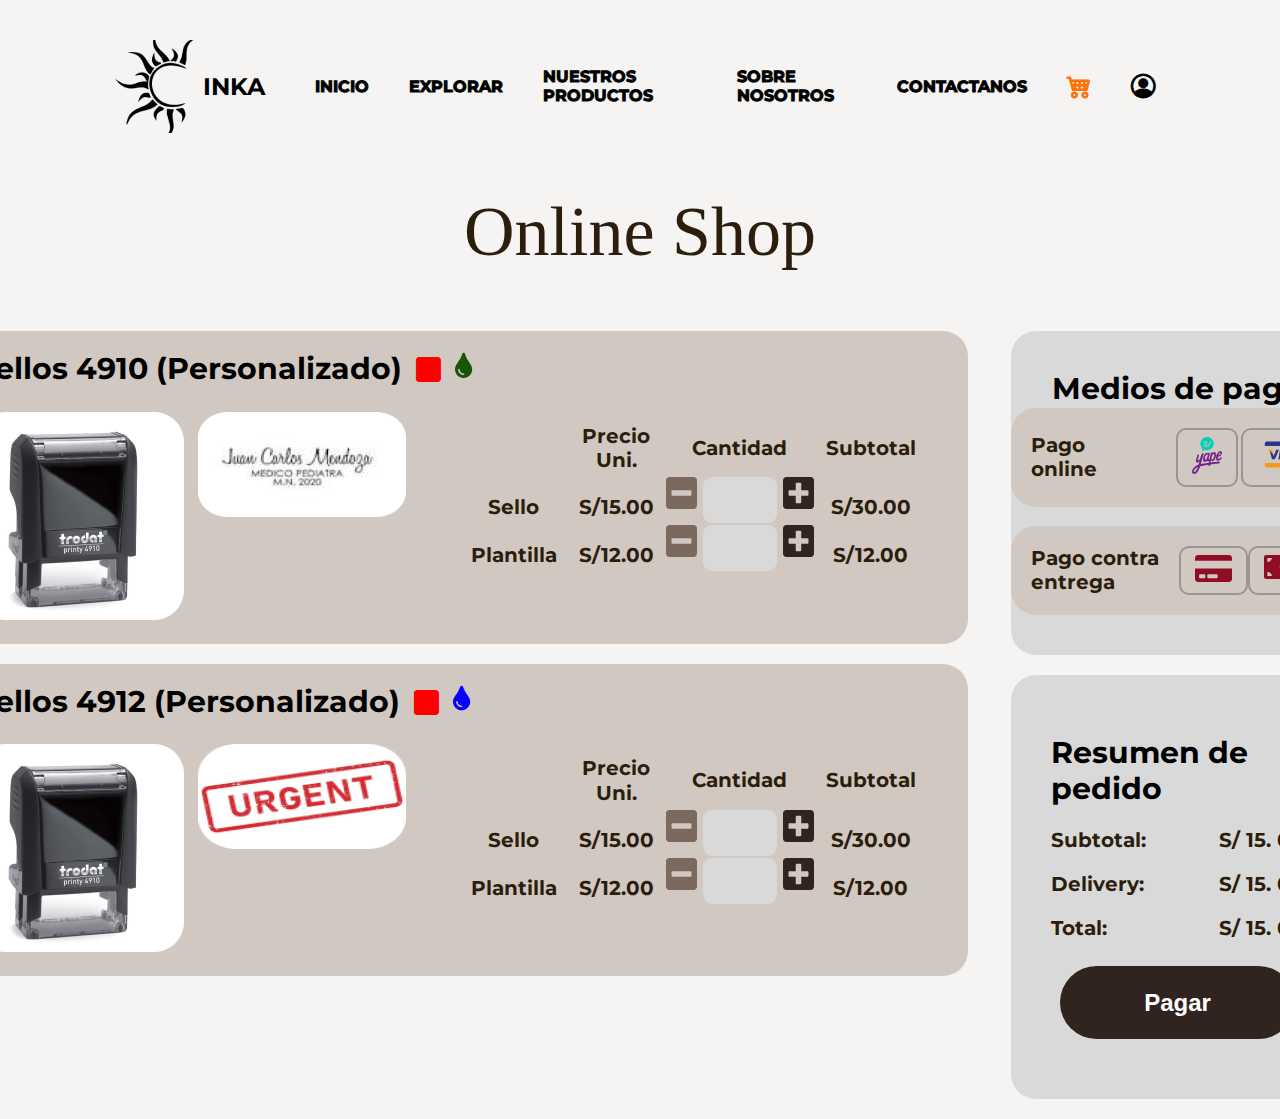
<file: onlineShop/onlineShop.html>
<!DOCTYPE html>
<html lang="en">

<head>
  <meta charset="UTF-8">
  <meta name="viewport" content="width=device-width, initial-scale=1.0">
  <link rel="preconnect" href="https://fonts.googleapis.com">
  <link rel="preconnect" href="https://fonts.gstatic.com" crossorigin>
  <link href="https://fonts.googleapis.com/css2?family=Montserrat&family=Open+Sans:wght@300&display=swap"
    rel="stylesheet">
  <link rel="preconnect" href="https://fonts.googleapis.com">
  <link rel="preconnect" href="https://fonts.googleapis.com">
  <link rel="preconnect" href="https://fonts.googleapis.com">
  <link rel="preconnect" href="https://fonts.gstatic.com" crossorigin>
  <link
    href="https://fonts.googleapis.com/css2?family=Anton&family=IBM+Plex+Mono:wght@100;400&family=Montserrat&family=Open+Sans:wght@300&display=swap"
    rel="stylesheet">
  <link rel="preconnect" href="https://fonts.googleapis.com">
  <link rel="preconnect" href="https://fonts.googleapis.com">
  <link rel="preconnect" href="https://fonts.gstatic.com" crossorigin>
  <link
    href="https://fonts.googleapis.com/css2?family=Anton&family=Chakra+Petch:wght@300&family=IBM+Plex+Mono:wght@100;400&family=Montserrat&family=Open+Sans:wght@300&family=Permanent+Marker&family=Russo+One&display=swap"
    rel="stylesheet">

  <link href="https://cdn.jsdelivr.net/npm/bootstrap@5.3.2/dist/css/bootstrap.min.css" rel="stylesheet"
    integrity="sha384-T3c6CoIi6uLrA9TneNEoa7RxnatzjcDSCmG1MXxSR1GAsXEV/Dwwykc2MPK8M2HN" crossorigin="anonymous">
  <link rel="stylesheet" href="https://cdn.jsdelivr.net/npm/bootstrap-icons@1.9.1/font/bootstrap-icons.css">
  <link rel="stylesheet" href="/estilos.css">
  <link rel="stylesheet" href="onlineShop.css">
  <title>INKA</title>
</head>

<body>
  <header>
    <div class="logo">
        <img src="/img/Logo.png" alt="sellos" class="logo-img">
        <h2 class="nombreEmpresa">INKA</h2>
    </div>
    <nav>
        <a href="/index.html" class="nav-link inicio">INICIO</a>
        <a href="/explorar/explorar.html" class="nav-link explorar">EXPLORAR</a>
        <a href="/NuestrosProductos/NuestrosProductos.html" class="nav-link productos">NUESTROS PRODUCTOS</a>
        <a href="/nuestrahistoria/nuestrahistoria.html" class="nav-link nosotros">SOBRE NOSOTROS</a>
        <a href="/contactanos/contactanos.html" class="nav-link contactanos">CONTACTANOS</a>
        <a href="/onlineShop/onlineShop.html" class="nav-link carrito"><i id="carrito" class="bi bi-cart4"></i></a>
        <a href="/Login/Login.html" class="nav-link login"><i id="login" class="bi bi-person-circle"></i></a>
    </nav>
</header>
  <div class="shop__container aparecer">
    <div class="shop__1">
      <h1 class="shop__1_title">Online Shop</h1>
    </div>
    <div class="shop__2">
      <div class="shop__2_compra">
        <div class="shop__2_container">
          <div class="name-color">
            <h3>Sellos 4910 (Personalizado)</h3>
            <i class="bi bi-square-fill"></i>
            <img class="tintaIcon" src="/img/tinta.svg" alt="colorTinta">
          </div>
          <div class="shop__2_subcontainer">
            <div class="img-producto">
              <img src="/img/sello.png" alt="Producto">
            </div>
            <div class="img-logo_edit-delete">
              <div class="logo-sello">
                <img class="selloIcon" src="/img/sellio.png" alt="">
              </div>
            </div>
            <div class="detalle-sello">
              <table>
                <tr>
                    <th></th>
                    <th><h4>Precio Uni.</h4></th>
                    <th><h4>Cantidad</h4></th>
                    <th><h4>Subtotal</h4></th>
                </tr>
                <tr>
                  <td><h4>Sello</h4></td>
                  <td><h4>S/15.00</h4></td>
                  <td class="rowModificated">
                    <div class="sellos__2_cantidad-edit">
                      <div class="sellos__2_icon">
                        <img src="/img/menosIcon.svg" alt="">
                      </div>
                      <div class="sellos__2_input">
                          <input type="text">
                      </div>
                      <div class="sellos__2_icon">
                          <img src="/img/masIcon.svg" alt="">
                      </div>
                    </div>
                  </td>
                  <td><h4>S/30.00</h4></td>
                </tr>
                <tr>
                  <td><h4>Plantilla</h4></td>
                  <td><h4>S/12.00</h4></td>
                  <td class="rowModificated">
                    <div class="sellos__2_cantidad-edit">
                      <div class="sellos__2_icon">
                        <img src="/img/menosIcon.svg" alt="">
                      </div>
                      <div class="sellos__2_input">
                          <input type="text">
                      </div>
                      <div class="sellos__2_icon">
                          <img src="/img/masIcon.svg" alt="">
                      </div>
                    </div>
                  </td>
                  <td><h4>S/12.00</h4></td>
                </tr>
              </table>
            </div>
          </div>       
        </div>
        <div class="shop__2_container">
          <div class="name-color">
            <h3>Sellos 4912 (Personalizado)</h3>
            <i class="bi bi-square-fill text-dark"></i>
            <img class="tintaIcon" src="/img/cartucho-azul.svg" alt="colorTinta">
          </div>
          <div class="shop__2_subcontainer">
            <div class="img-producto">
              <img src="/img/sello.png" alt="Producto">
            </div>
            <div class="img-logo_edit-delete">
              <div class="logo-sello">
                <img class="selloIcon" src="/img/plantilla-v2.png" alt="">
              </div>
            </div>
            <div class="detalle-sello">
              <table>
                <tr>
                    <th></th>
                    <th><h4>Precio Uni.</h4></th>
                    <th><h4>Cantidad</h4></th>
                    <th><h4>Subtotal</h4></th>
                </tr>
                <tr>
                  <td><h4>Sello</h4></td>
                  <td><h4>S/15.00</h4></td>
                  <td class="rowModificated">
                    <div class="sellos__2_cantidad-edit">
                      <div class="sellos__2_icon">
                        <img src="/img/menosIcon.svg" alt="">
                      </div>
                      <div class="sellos__2_input">
                          <input type="text">
                      </div>
                      <div class="sellos__2_icon">
                          <img src="/img/masIcon.svg" alt="">
                      </div>
                    </div>
                  </td>
                  <td><h4>S/30.00</h4></td>
                </tr>
                <tr>
                  <td><h4>Plantilla</h4></td>
                  <td><h4>S/12.00</h4></td>
                  <td class="rowModificated">
                    <div class="sellos__2_cantidad-edit">
                      <div class="sellos__2_icon">
                        <img src="/img/menosIcon.svg" alt="">
                      </div>
                      <div class="sellos__2_input">
                          <input type="text">
                      </div>
                      <div class="sellos__2_icon">
                          <img src="/img/masIcon.svg" alt="">
                      </div>
                    </div>
                  </td>
                  <td><h4>S/12.00</h4></td>
                </tr>
              </table>
            </div>
          </div>       
        </div>
      </div>
      <div class="shop__2_resumen">
        <div class="shop__2_resumen-container">
          <div class="shop__2_resumen-medio">
            <h3>Medios de pago</h3>
            <div class="shop__2_resumen-online">
              <h4>Pago online</h4>
              <div class="shop__2_resumen-logos">
                <div class="shop__2_resumen-pagos">
                  <img src="/img/yape.png" alt="">
                </div>
                <div class="shop__2_resumen-pagos">
                  <img src="/img/visa.png" alt="">
                </div>
              </div>
            </div>
            <div class="shop__2_resumen-online">
              <h4>Pago contra entrega</h4>
              <div class="shop__2_resumen-logos">
                <div class="shop__2_resumen-pagos">
                  <img src="/img/entrega-icon-1.svg" alt="">
                </div>
                <div class="shop__2_resumen-pagos">
                  <img src="/img/entrega-icon-2.svg" alt="">
                </div>
              </div>
            </div>
          </div>
        </div>
        <div class="shop__2_resumen-container">
          <div class="shop__2_resumen-pago">
            <div class="shop__2_resumen-pago-pedido">
              <h3>Resumen de pedido</h3>
            </div>
            <div class="shop__2_resumen-pago-comprobante">
              <h4>Subtotal:</h4>
              <h4>S/ 15. 00</h4>
            </div>
            <div class="shop__2_resumen-pago-comprobante">
              <h4>Delivery:</h4>
              <h4>S/ 15. 00</h4>
            </div>
            <div class="shop__2_resumen-pago-comprobante">
              <h4>Total:</h4>
              <h4>S/ 15. 00</h4>
            </div>
            <div class="form-input">
              <button class="btn-enviar" type="submit">
                Pagar
              </button>
            </div>
          </div>
        </div>
      </div>
    </div>
  </div>
</body>

</html>
</file>
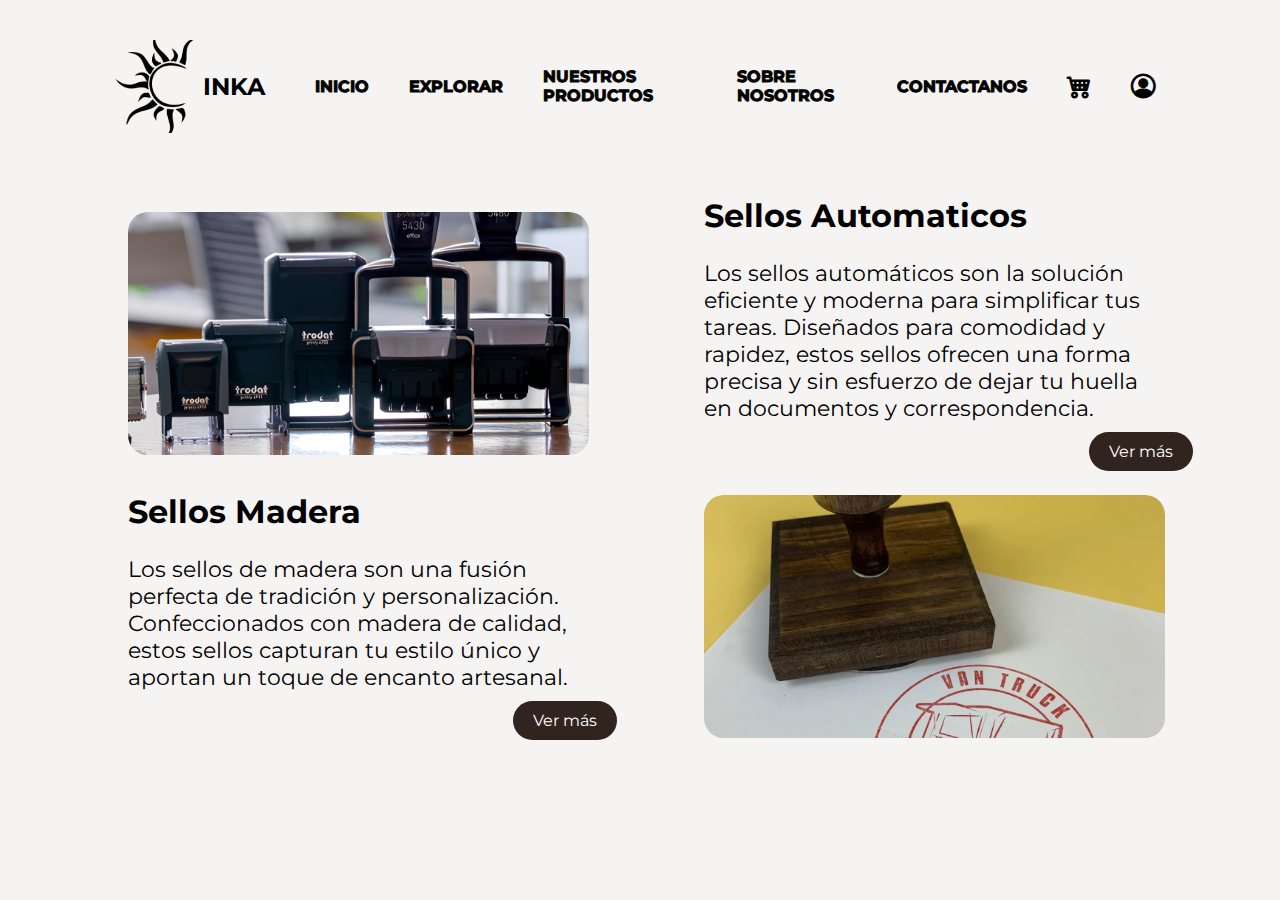
<file: sellos/sellos.html>
<!DOCTYPE html>
<html lang="en">

<head>
    <meta charset="UTF-8">
    <meta name="viewport" content="width=device-width, initial-scale=1.0">
    <link rel="preconnect" href="https://fonts.googleapis.com">
    <link rel="preconnect" href="https://fonts.gstatic.com" crossorigin>
    <link href="https://fonts.googleapis.com/css2?family=Montserrat&family=Open+Sans:wght@300&display=swap"
        rel="stylesheet">
    <link rel="preconnect" href="https://fonts.googleapis.com">
    <link rel="preconnect" href="https://fonts.googleapis.com">
    <link rel="preconnect" href="https://fonts.googleapis.com">
    <link rel="preconnect" href="https://fonts.gstatic.com" crossorigin>
    <link
        href="https://fonts.googleapis.com/css2?family=Anton&family=IBM+Plex+Mono:wght@100;400&family=Montserrat&family=Open+Sans:wght@300&display=swap"
        rel="stylesheet">
    <link rel="preconnect" href="https://fonts.googleapis.com">
    <link rel="preconnect" href="https://fonts.googleapis.com">
    <link rel="preconnect" href="https://fonts.gstatic.com" crossorigin>
    <link
        href="https://fonts.googleapis.com/css2?family=Anton&family=Chakra+Petch:wght@300&family=IBM+Plex+Mono:wght@100;400&family=Montserrat&family=Open+Sans:wght@300&family=Permanent+Marker&family=Russo+One&display=swap"
        rel="stylesheet">

    <link rel="stylesheet" href="sellos.css">
    <link href="https://cdn.jsdelivr.net/npm/bootstrap@5.3.2/dist/css/bootstrap.min.css" rel="stylesheet"
        integrity="sha384-T3c6CoIi6uLrA9TneNEoa7RxnatzjcDSCmG1MXxSR1GAsXEV/Dwwykc2MPK8M2HN" crossorigin="anonymous">
    <link rel="stylesheet" href="https://cdn.jsdelivr.net/npm/bootstrap-icons@1.9.1/font/bootstrap-icons.css">
    <link rel="stylesheet" href="/estilos.css">
    <title>INKA</title>
</head>

<body>
    <header>
        <div class="logo">
            <img src="/img/Logo.png" alt="sellos" class="logo-img">
            <h2 class="nombreEmpresa">INKA</h2>
        </div>
        <nav>
            <a href="/index.html" class="nav-link">INICIO</a>
            <a href="/explorar/explorar.html" class="nav-link">EXPLORAR</a>
            <a href="/sellos/sellos.html" class="nav-link">NUESTROS PRODUCTOS</a>
            <a href="/nuestrahistoria/nuestrahistoria.html" class="nav-link">SOBRE NOSOTROS</a>
            <a href="/contactanos/contactanos.html" class="nav-link">CONTACTANOS</a>
            <a href="/onlineShop/onlineShop.html" class="nav-link"><i id="carrito" class="bi bi-cart4"></i></a>
            <a href="" class="nav-link"><i id="login" class="bi bi-person-circle"></i></a>
        </nav>
    </header>

    <div class="automatico">
        <img src="/img/Automatico.png" alt="">
        <div class="inf">
            <h1>Sellos Automaticos</h1>
            <p>Los sellos automáticos son la solución eficiente y moderna para simplificar tus tareas. Diseñados para
                comodidad y rapidez, estos sellos ofrecen una forma precisa y sin esfuerzo de dejar tu huella en
                documentos y correspondencia.</p>
                <button class="VerMas">Ver más</button>
        </div>
    </div>
    <div class="madera">

        <div class="inf">
            <h1>Sellos Madera</h1>
            <p>Los sellos de madera son una fusión perfecta de tradición y personalización.
                Confeccionados con madera de calidad, estos sellos capturan tu estilo único
                y aportan un toque de encanto artesanal.</p>
            <button class="VerMas">Ver más</button>
        </div>
        <div class="background-circle"></div>
        <img src="/img/Madera.png" alt="">
    </div>
</body>

</html>
</file>
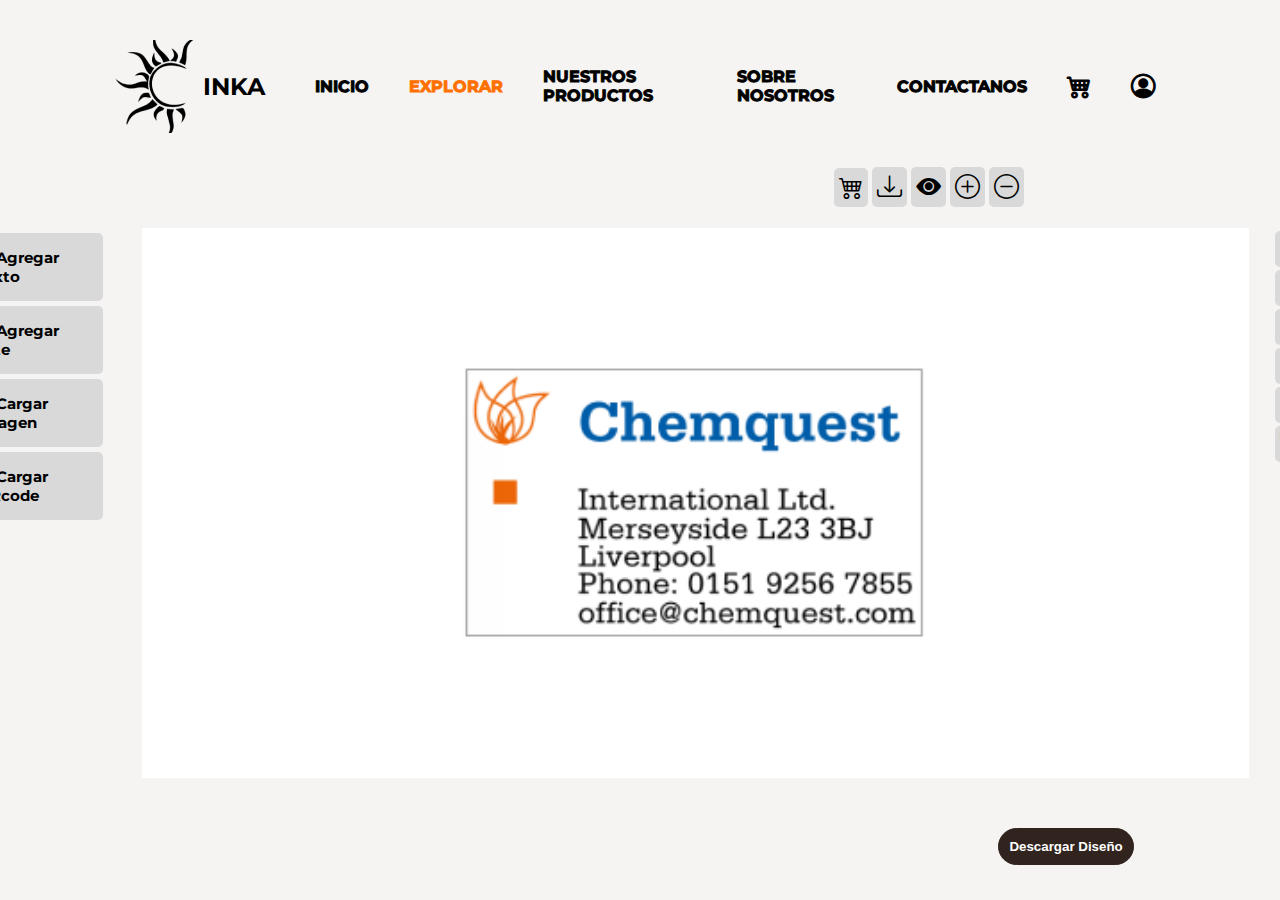
<file: explorar/Personalizar/personalizar.html>
<!DOCTYPE html>
<html lang="en">

<head>
    <meta charset="UTF-8">
    <meta name="viewport" content="width=device-width, initial-scale=1.0">
    <link rel="preconnect" href="https://fonts.googleapis.com">
    <link rel="preconnect" href="https://fonts.gstatic.com" crossorigin>
    <link href="https://fonts.googleapis.com/css2?family=Montserrat&family=Open+Sans:wght@300&display=swap"
        rel="stylesheet">
    <link rel="preconnect" href="https://fonts.googleapis.com">
    <link rel="preconnect" href="https://fonts.googleapis.com">
    <link rel="preconnect" href="https://fonts.googleapis.com">
    <link rel="preconnect" href="https://fonts.gstatic.com" crossorigin>
    <link
        href="https://fonts.googleapis.com/css2?family=Anton&family=IBM+Plex+Mono:wght@100;400&family=Montserrat&family=Open+Sans:wght@300&display=swap"
        rel="stylesheet">
    <link rel="preconnect" href="https://fonts.googleapis.com">
    <link rel="preconnect" href="https://fonts.googleapis.com">
    <link rel="preconnect" href="https://fonts.gstatic.com" crossorigin>
    <link
        href="https://fonts.googleapis.com/css2?family=Anton&family=    Chakra+Petch:wght@300&family=IBM+Plex+Mono:wght@100;400&family=Montserrat&family=Open+Sans:wght@300&family=Permanent+Marker&family=Russo+One&display=swap"
        rel="stylesheet">

    <link href="https://cdn.jsdelivr.net/npm/bootstrap@5.3.2/dist/css/bootstrap.min.css" rel="stylesheet"
        integrity="sha384-T3c6CoIi6uLrA9TneNEoa7RxnatzjcDSCmG1MXxSR1GAsXEV/Dwwykc2MPK8M2HN" crossorigin="anonymous">
    <link rel="stylesheet" href="https://cdn.jsdelivr.net/npm/bootstrap-icons@1.9.1/font/bootstrap-icons.css">
    <link rel="stylesheet" href="/estilos.css">
    <link rel="stylesheet" href="personalizar.css">
    <title>INKA</title>
</head>

<body>
    <header>
        <div class="logo">
            <img src="/img/Logo.png" alt="sellos" class="logo-img">
            <h2 class="nombreEmpresa">INKA</h2>
        </div>
        <nav>
            <a href="/./index.html" class="nav-link inicio">INICIO</a>
            <a href="/./explorar/explorar.html" class="nav-link explorar">EXPLORAR</a>
            <a href="/./NuestrosProductos/NuestrosProductos.html" class="nav-link productos">NUESTROS PRODUCTOS</a>
            <a href="/./nuestrahistoria/nuestrahistoria.html" class="nav-link nosotros">SOBRE NOSOTROS</a>
            <a href="/./contactanos/contactanos.html" class="nav-link contactanos">CONTACTANOS</a>
            <a href="/./onlineShop/onlineShop.html" class="nav-link carrito"><i id="carrito" class="bi bi-cart4"></i></a>
            <a href="/./Login/Login.html" class="nav-link login"><i id="login" class="bi bi-person-circle"></i></a>
        </nav>
    </header>

    <div class="arriba aparecer">
        <i id="carrito" class="bi bi-cart4"></i>
        <i class="bi bi-download"></i>
        <i class="bi bi-eye-fill"></i>
        <i class="bi bi-plus-circle"></i>
        <i class="bi bi-dash-circle"></i>
    </div>
    <div class="medio aparecer">
        <div class="iz">
            <a href=""><i class="bi bi-fonts"></i> Agregar Texto</a>
            <a href=""><i class="bi bi-brush-fill"></i> Agregar Arte</a>
            <a href=""><i class="bi bi-image-fill"></i> Cargar Imagen</a>
            <a href=""><i class="bi bi-qr-code"></i> Cargar QRcode</a>
        </div>
        <div class="central">
            <img src="/img/plantillaP1.png" alt="">
        </div>
        <div class="der">
            <i class="bi bi-caret-left-fill"></i>
            <i class="bi bi-caret-right-fill"></i>
            <i class="bi bi-caret-up-fill"></i>
            <i class="bi bi-caret-down-fill"></i>
            <i class="bi bi-arrow-clockwise"></i>
            <i class="bi bi-trash-fill"></i>
        </div>
    </div>

    <input class="boton aparecer" type="submit" value="Descargar Diseño">

</body>

</html>
</file>
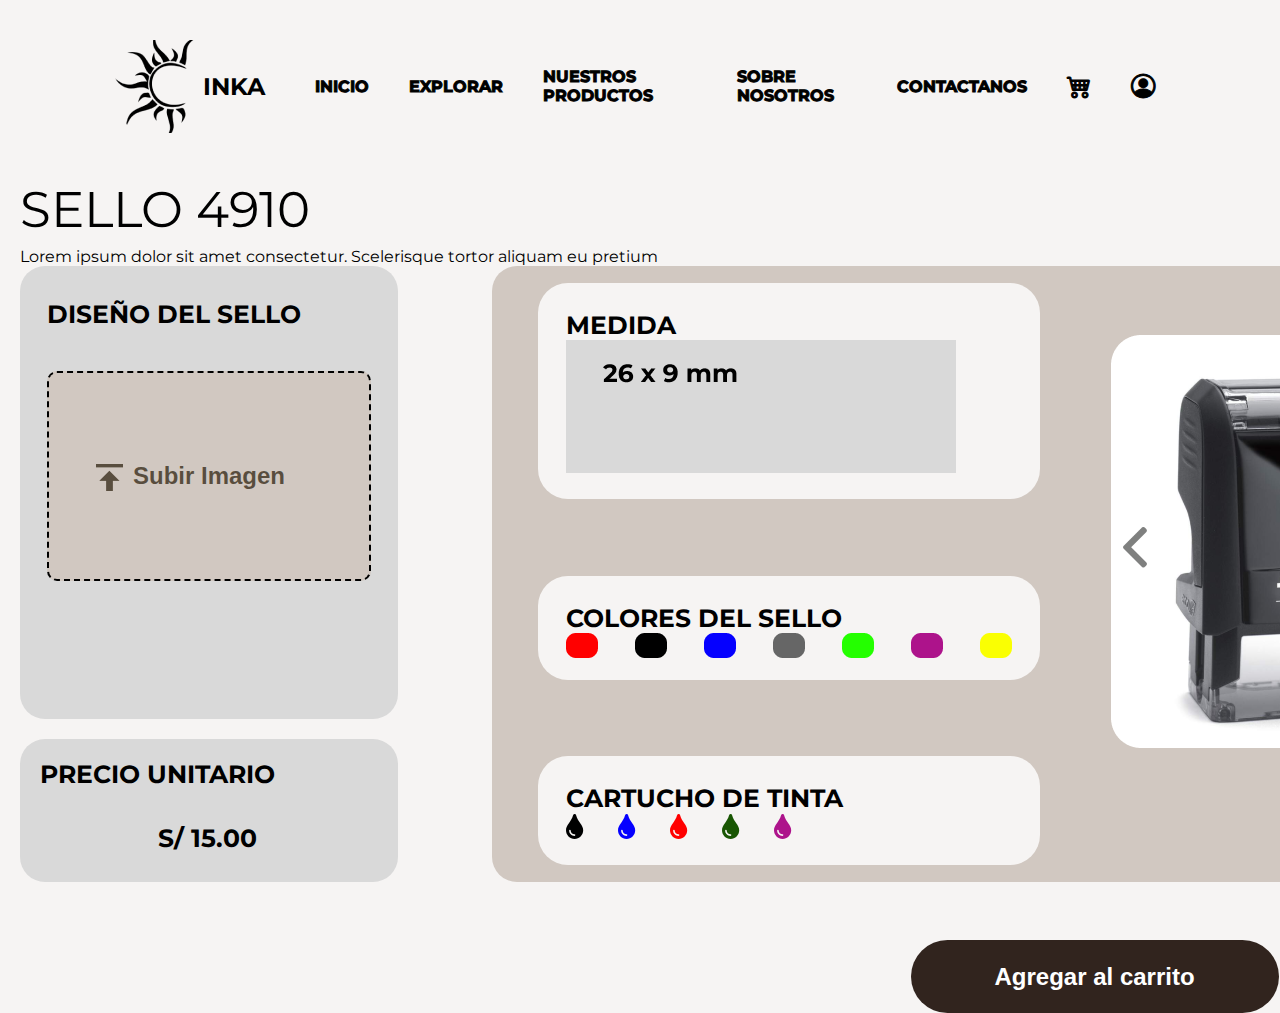
<file: nuestrosProductos/sellos/sellos.html>
<!DOCTYPE html>
<html lang="en">
  <head>
    <meta charset="UTF-8">
    <meta name="viewport" content="width=device-width, initial-scale=1.0">
    <link rel="preconnect" href="https://fonts.googleapis.com">
    <link rel="preconnect" href="https://fonts.gstatic.com" crossorigin>
    <link href="https://fonts.googleapis.com/css2?family=Montserrat&family=Open+Sans:wght@300&display=swap" rel="stylesheet">
    <link rel="preconnect" href="https://fonts.googleapis.com">
    <link rel="preconnect" href="https://fonts.googleapis.com">
    <link rel="preconnect" href="https://fonts.googleapis.com">
    <link rel="preconnect" href="https://fonts.gstatic.com" crossorigin>
    <link href="https://fonts.googleapis.com/css2?family=Anton&family=IBM+Plex+Mono:wght@100;400&family=Montserrat&family=Open+Sans:wght@300&display=swap" rel="stylesheet">
    <link rel="preconnect" href="https://fonts.googleapis.com">
    <link rel="preconnect" href="https://fonts.googleapis.com">
    <link rel="preconnect" href="https://fonts.gstatic.com" crossorigin>
    <link href="https://fonts.googleapis.com/css2?family=Anton&family=Chakra+Petch:wght@300&family=IBM+Plex+Mono:wght@100;400&family=Montserrat&family=Open+Sans:wght@300&family=Permanent+Marker&family=Russo+One&display=swap" rel="stylesheet">
    
    <link href="https://cdn.jsdelivr.net/npm/bootstrap@5.3.2/dist/css/bootstrap.min.css" rel="stylesheet"
    integrity="sha384-T3c6CoIi6uLrA9TneNEoa7RxnatzjcDSCmG1MXxSR1GAsXEV/Dwwykc2MPK8M2HN" crossorigin="anonymous">
    <link rel="stylesheet" href="https://cdn.jsdelivr.net/npm/bootstrap-icons@1.9.1/font/bootstrap-icons.css">
    <link rel="stylesheet" href="/estilos.css ">
    <link rel="stylesheet" href="sellos.css">
    <title>INKA</title>
</head>
<body>
    <header>
        <div class="logo">
            <img src="/img/Logo.png" alt="sellos" class="logo-img">
            <h2 class="nombreEmpresa">INKA</h2>
        </div>
        <nav>
            <a href="/index.html" class="nav-link">INICIO</a>
            <a href="/explorar/explorar.html" class="nav-link">EXPLORAR</a>
            <a href="" class="nav-link">NUESTROS PRODUCTOS</a>
            <a href="" class="nav-link">SOBRE NOSOTROS</a>
            <a href="/contactanos/contactanos.html" class="nav-link">CONTACTANOS</a>
            <a href="/onlineShop/onlineShop.html" class="nav-link"><i id="carrito" class="bi bi-cart4"></i></a>
            <a href="" class="nav-link"><i id="login" class="bi bi-person-circle"></i></a>
        </nav>
    </header>
    <div class="sellos__container aparecer">
        <div class="sellos__1">
            <div class="sellos__1_info">
                <h1 class="sellos__1_title">SELLO 4910 </h1>              
                <p class="contactanos__1_description">
                    Lorem ipsum dolor sit amet consectetur. Scelerisque tortor aliquam eu pretium 
                </p>
            </div>
        </div>
        <div class="sellos__2">
            <div class="sellos__2_container">
                <div class="sellos__2_subcontainer1">
                    <div class="sellos__2_diseniooPrecio">
                        <h3>DISEÑO DEL SELLO</h3>
                        <div class="form-input">
                            <img class="icon-subir" src="/img/Vector.png" alt="">
                            <button class="btn-subir" type="submit">
                                Subir Imagen
                              </button>
                        </div>
                    </div>
                    <div class="sellos__2_diseniooPrecio">
                        <h3>PRECIO UNITARIO</h3>
                        <h3>S/ 15.00</h3>
                    </div>
                </div>
                <div class="sellos__2_subcontainer2">
                    <div class="sellos__2_caracteristicas">
                        <div class="sellos__2_caracteristica">
                            <h3>MEDIDA</h3>
                            <img src="/img/meididaIcon.png" alt="">
                        </div>
                        <div class="sellos__2_caracteristica">
                            <h3>COLORES DEL SELLO</h3>
                            <div class="sellos__2_colores">
                               <img src="/img/selloRedIcon.png" alt="">
                               <img src="/img/selloBlackIcon.png" alt="">
                               <img src="/img/selloBlueIcon.png" alt="">
                               <img src="/img/selloGrayIcon.png" alt="">
                               <img src="/img/selloGreenIcon.png" alt="">
                               <img src="/img/selloPurpleIcon.png" alt="">
                               <img src="/img/selloYellowIcon.png" alt="">
                            </div>
                        </div>
                        <div class="sellos__2_caracteristica">
                            <h3>CARTUCHO DE TINTA</h3>
                            <div class="sellos__2_cartucho">
                                <img src="/img/cartucho-negro.svg" alt="">
                                <img src="/img/cartucho-azul.svg" alt="">
                                <img src="/img/cartucho-rojo.svg" alt="">
                                <img src="/img/cartucho-verde.svg" alt="">
                                <img src="/img/cartucho-purple.svg" alt="">
                            </div>
                        </div>
                    </div>
                    <div class="sellos__2_compra">
                        <div class="sellos__2_img">                         
                            <img src="/img/sellioImg.png" alt="" class="selloImg">
                            <img src="/img/flechaBack.png" alt="" class="flechaBackIcon">
                            <img src="/img/flechaNext.png" alt="" class="flechaNextIcon">
                        </div>
                    </div>
                </div>
            </div>
        </div>
        <div class="sello__3">
          <div class="sello__3_buttons">
            <div class="form-input">
              <button class="btn-enviar btn-enviar-agregar" type="submit">
                Agregar al carrito
              </button>
          </div>
          <div class="form-input">
            <button class="btn-enviar btn-enviar-ver" type="submit">
                Ver Diseños
              </button>
        </div>
          </div>
        </div>
    </div>
</body>
</html>
</file>
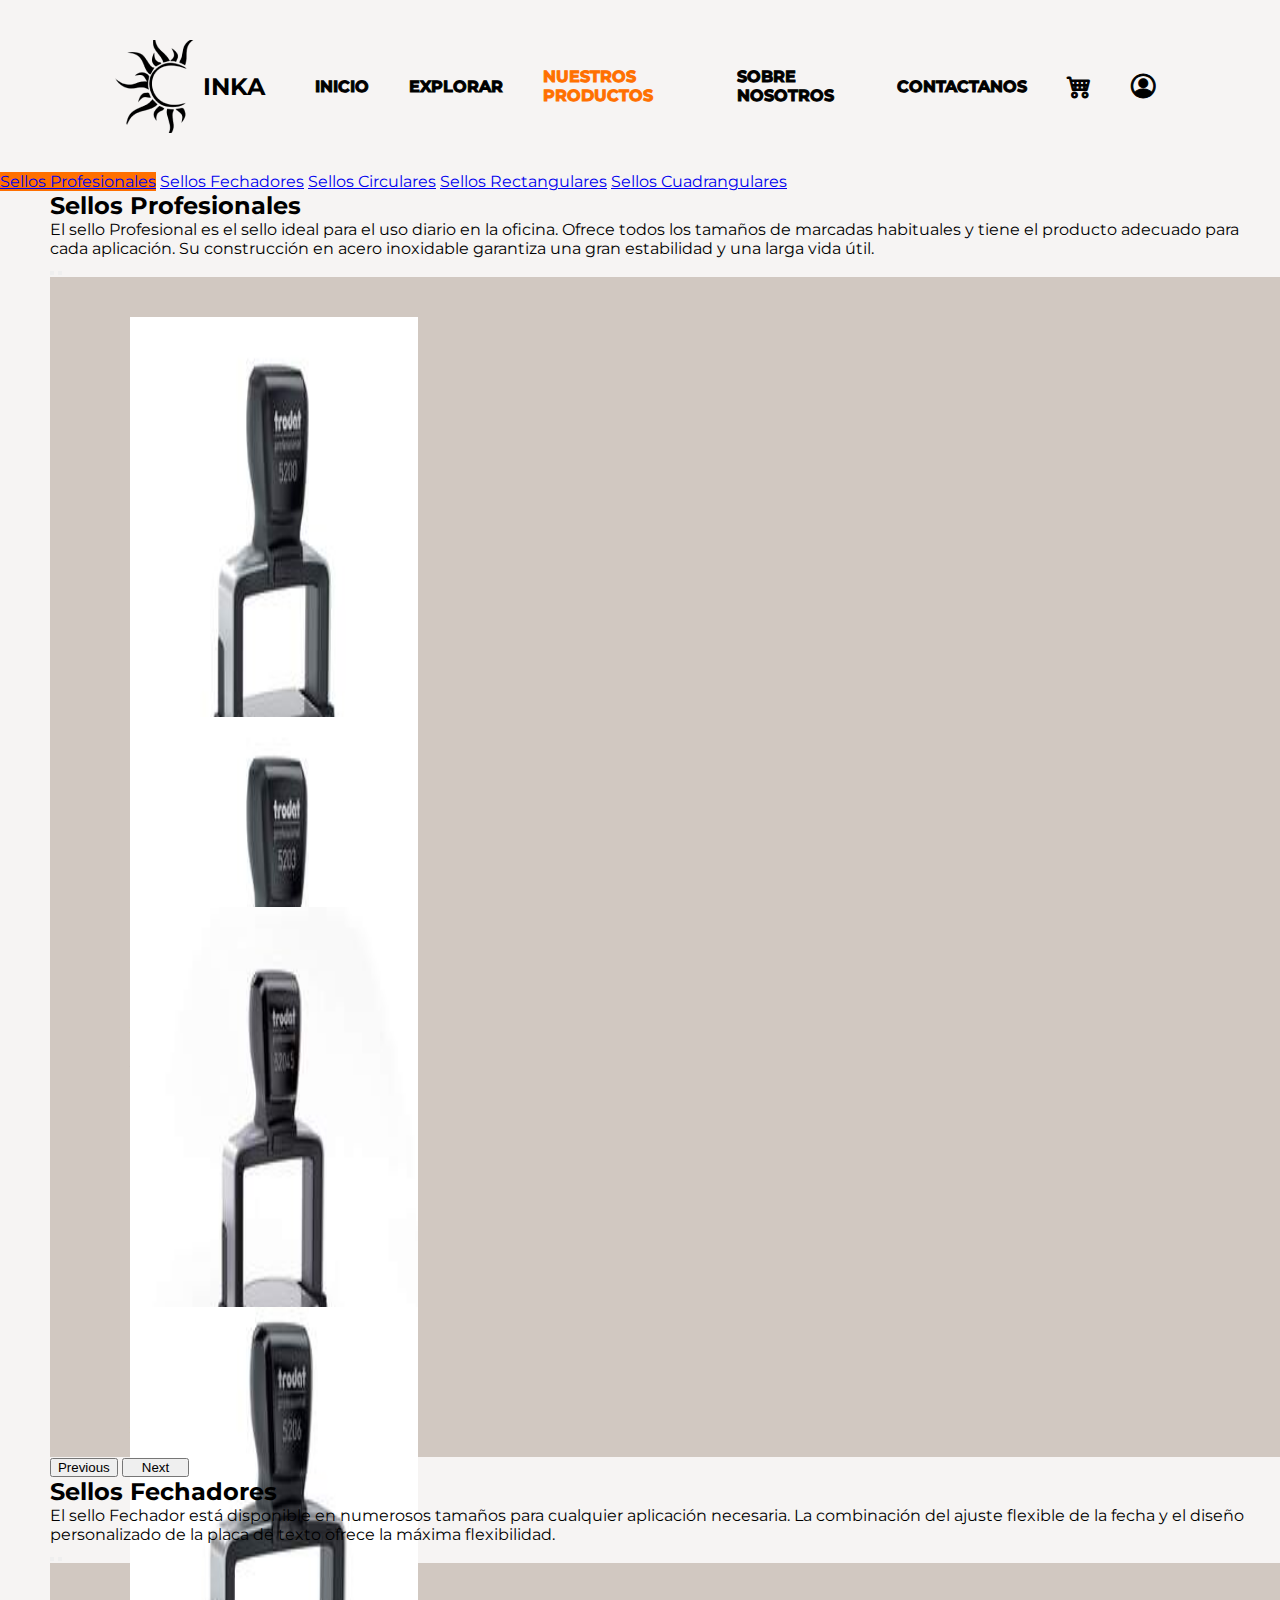
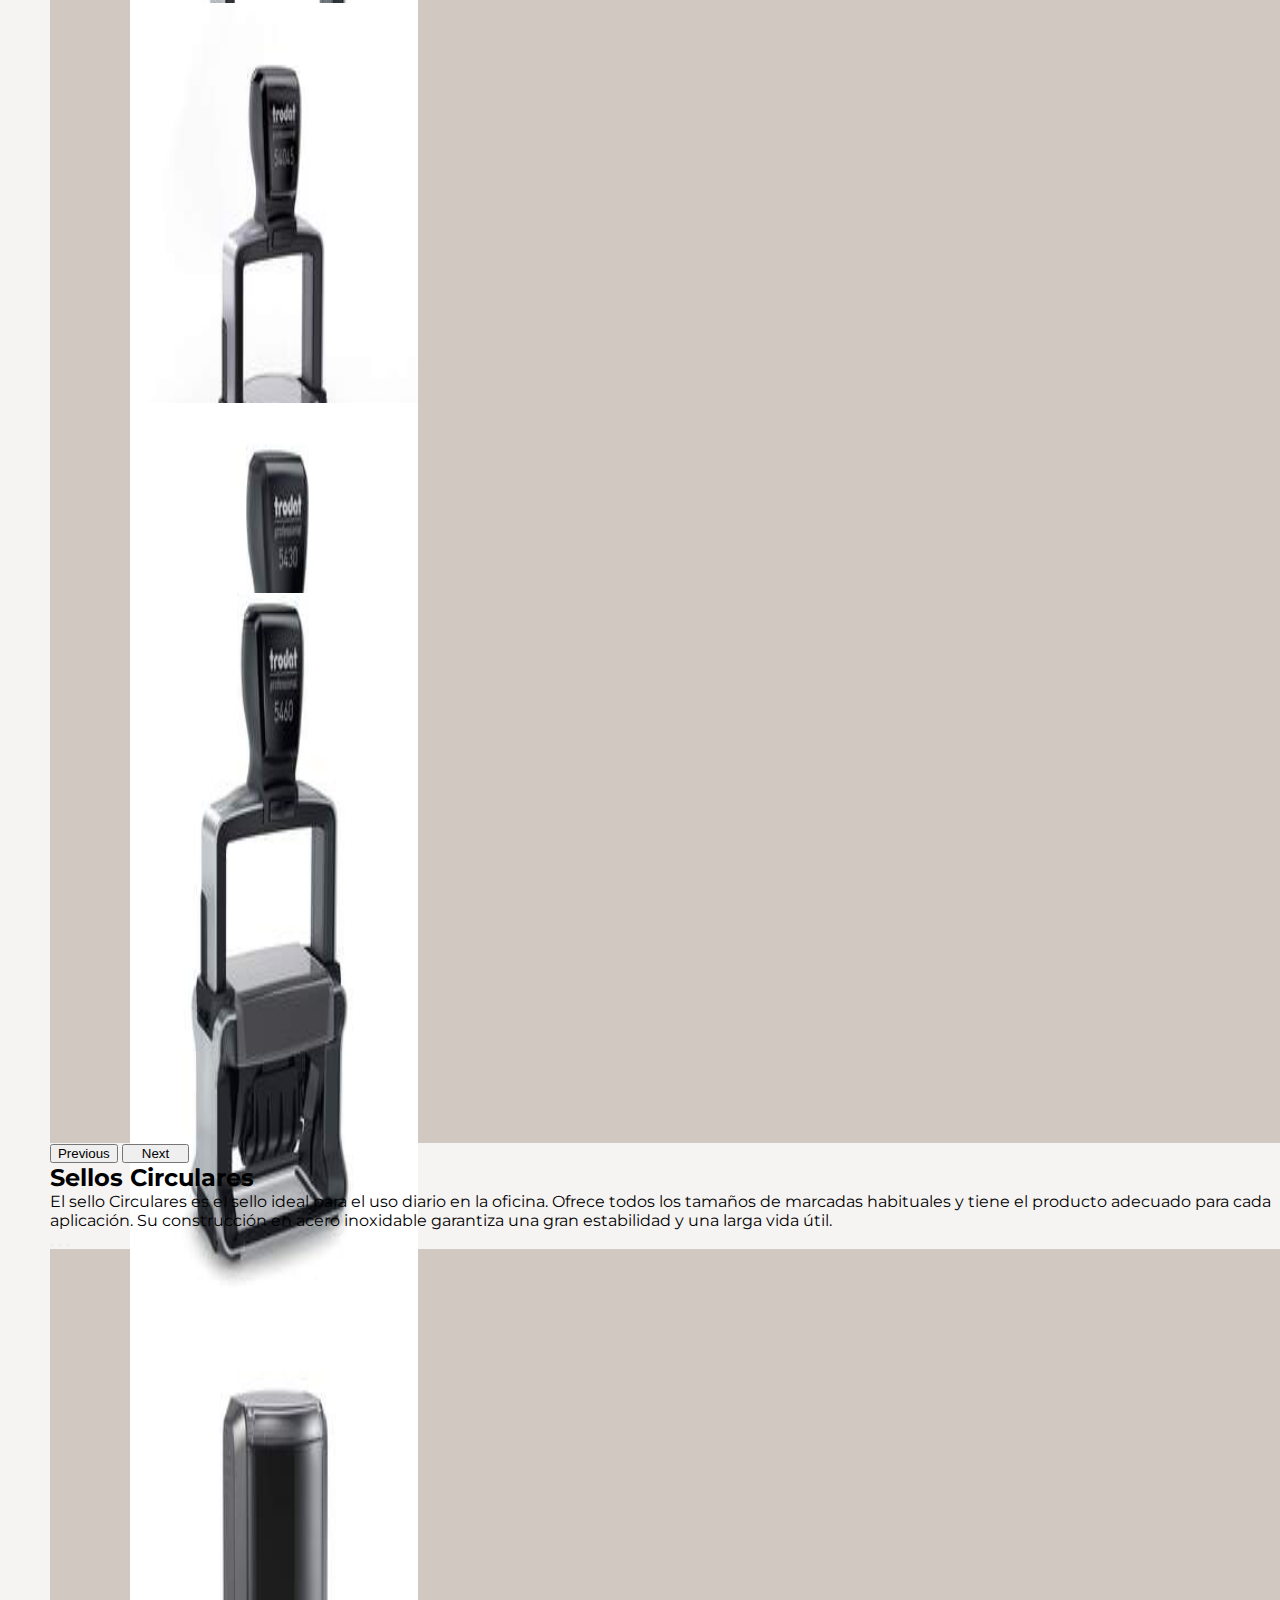
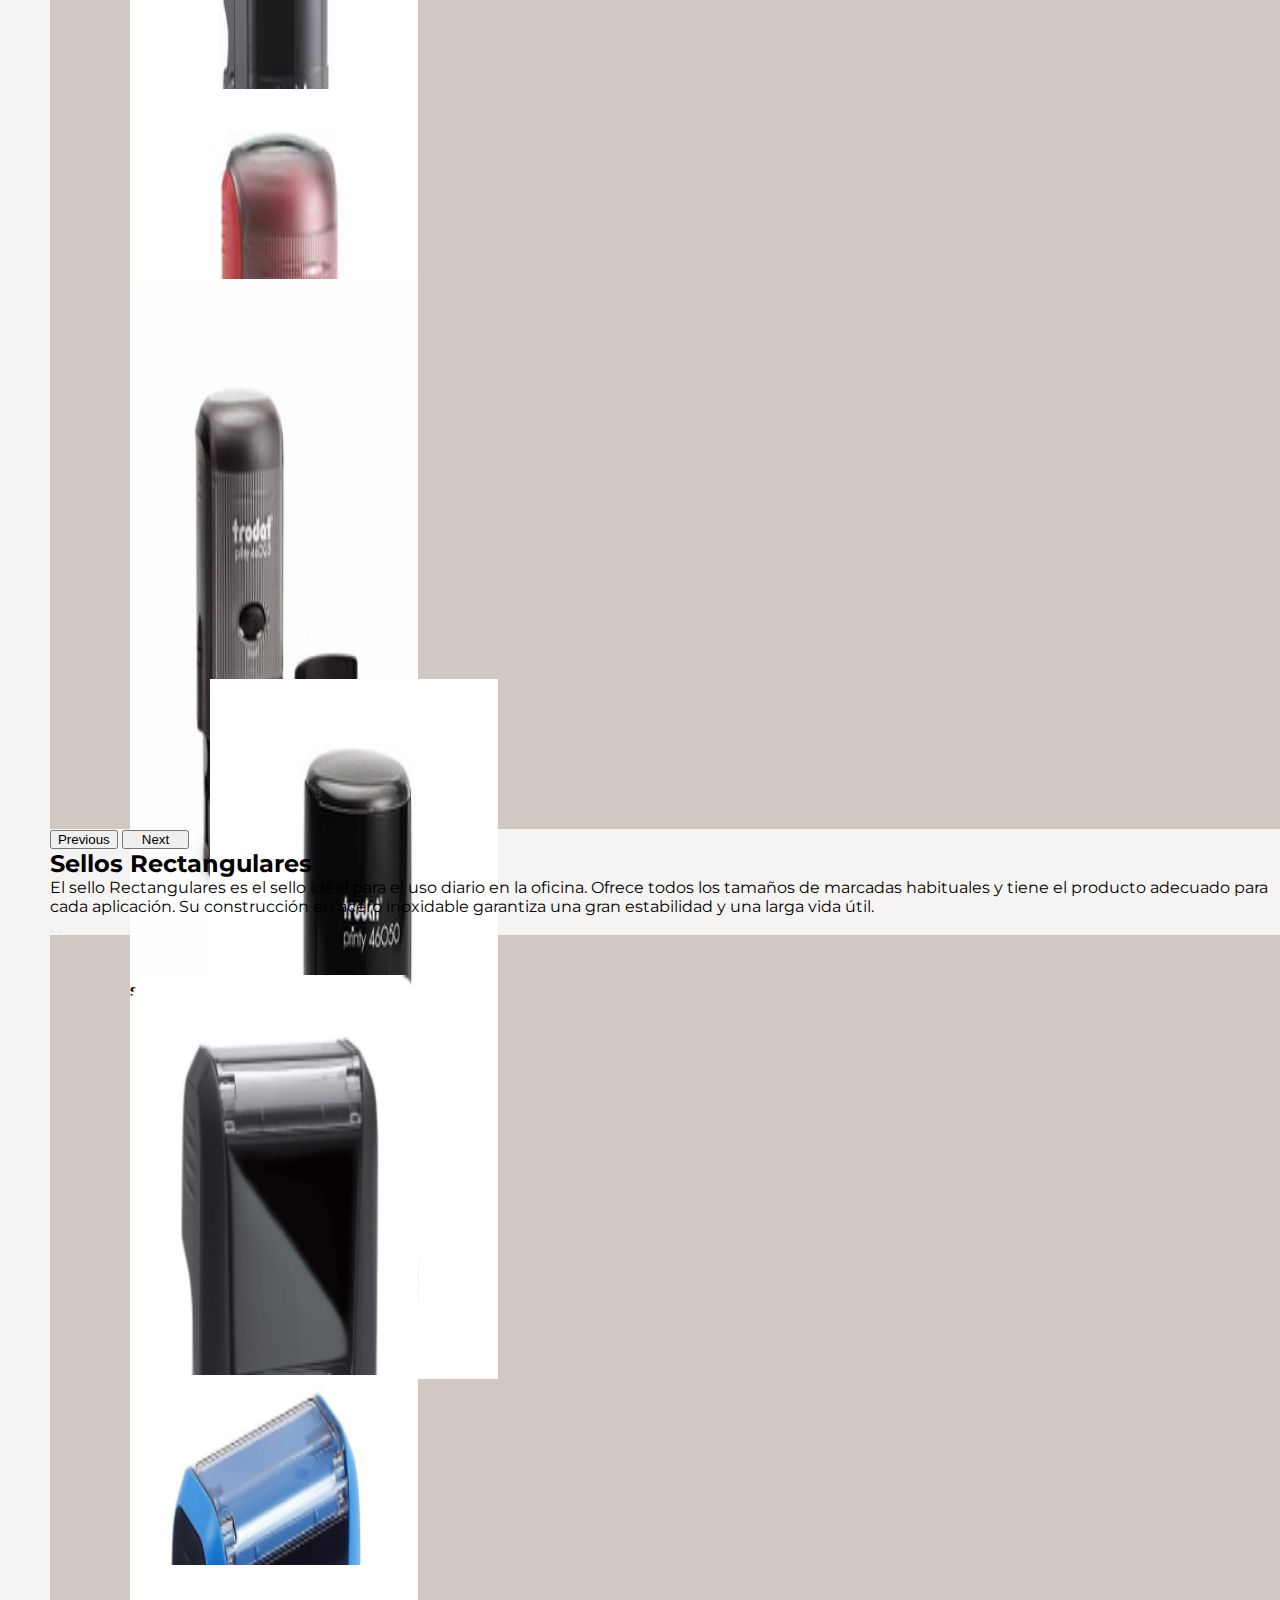
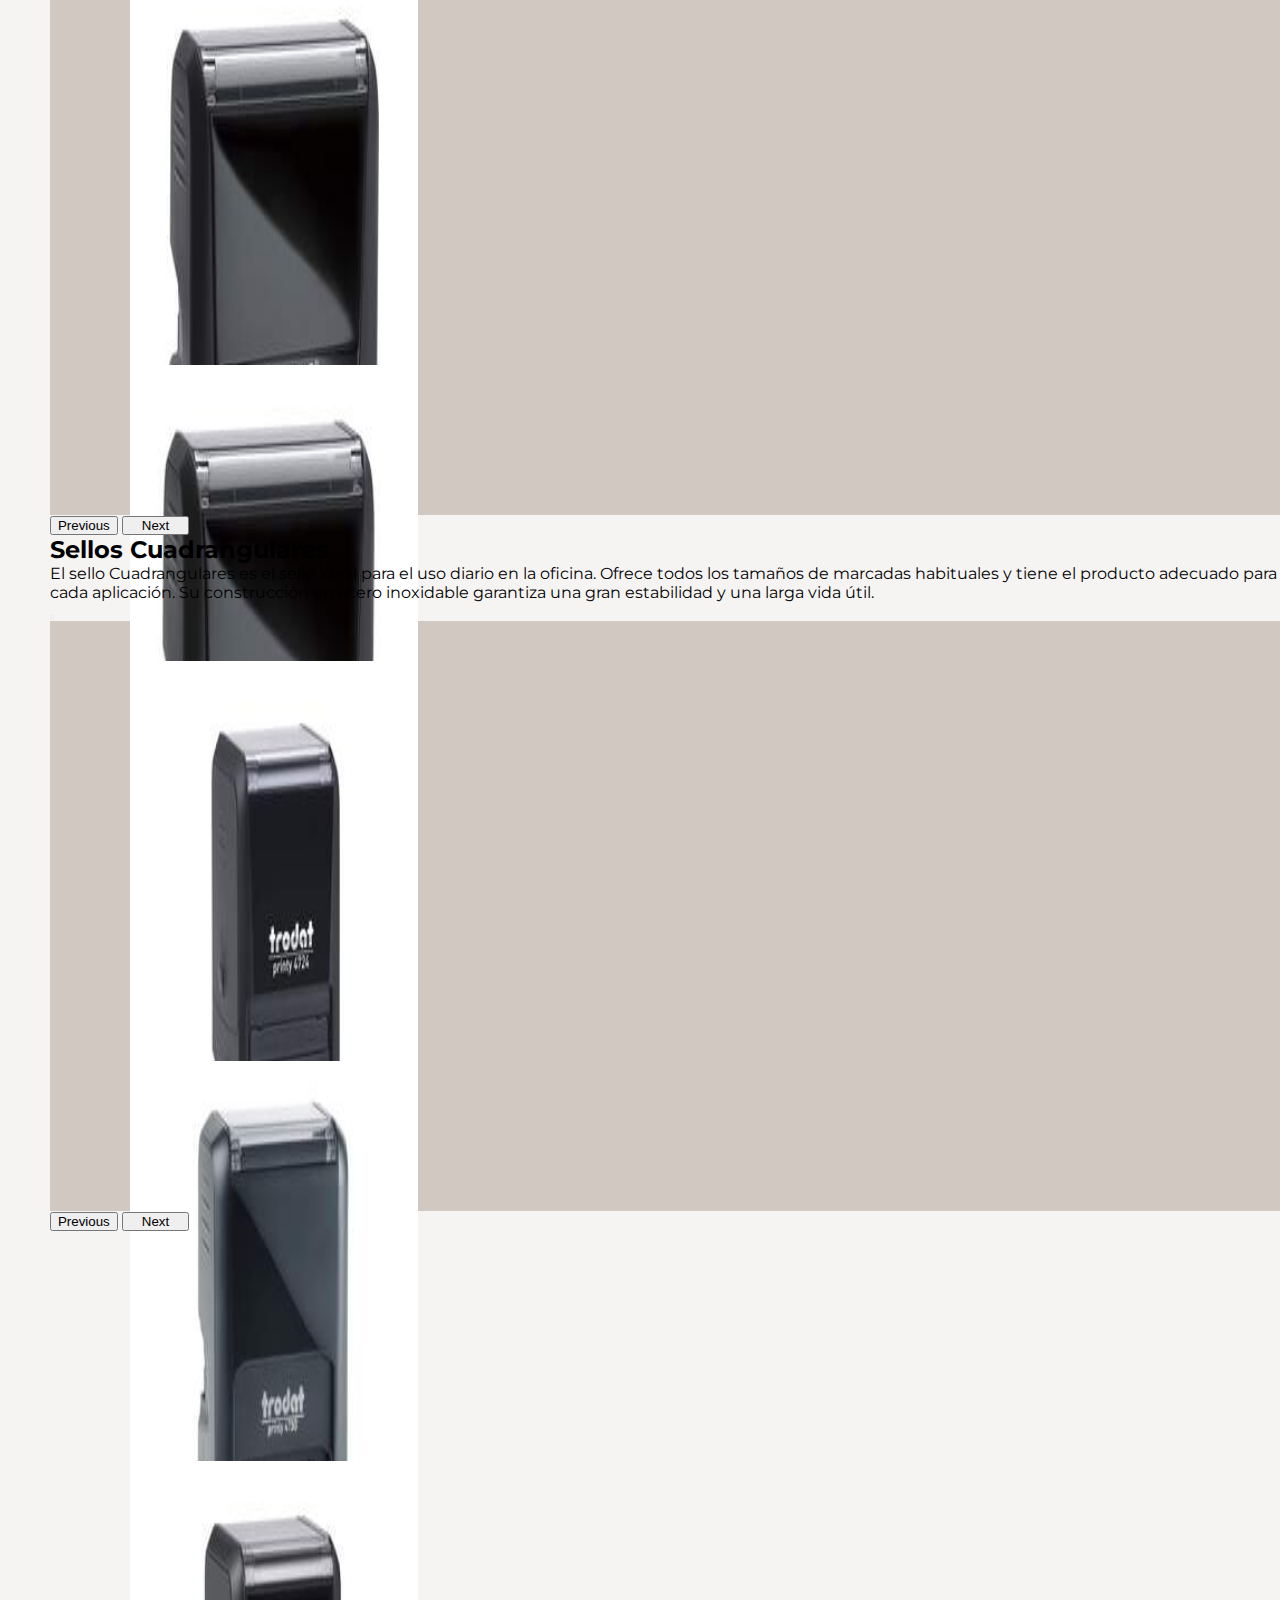
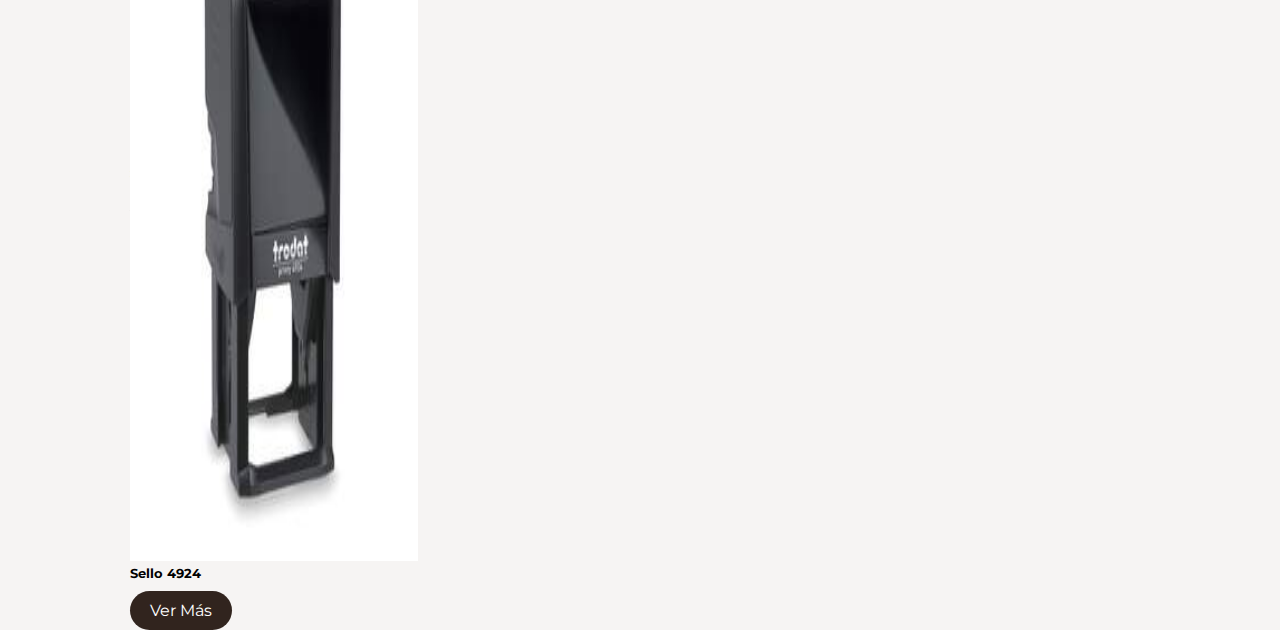
<file: NuestrosProductos/SellosAutomaticos/SellosAutomaticos.html>
<!DOCTYPE html>
<html lang="en">

<head>
    <meta charset="UTF-8">
    <meta name="viewport" content="width=device-width, initial-scale=1.0">
    <link rel="preconnect" href="https://fonts.googleapis.com">
    <link rel="preconnect" href="https://fonts.gstatic.com" crossorigin>
    <link href="https://fonts.googleapis.com/css2?family=Montserrat&family=Open+Sans:wght@300&display=swap"
        rel="stylesheet">
    <link rel="preconnect" href="https://fonts.googleapis.com">
    <link rel="preconnect" href="https://fonts.googleapis.com">
    <link rel="preconnect" href="https://fonts.googleapis.com">
    <link rel="preconnect" href="https://fonts.gstatic.com" crossorigin>
    <link
        href="https://fonts.googleapis.com/css2?family=Anton&family=IBM+Plex+Mono:wght@100;400&family=Montserrat&family=Open+Sans:wght@300&display=swap"
        rel="stylesheet">
    <link rel="preconnect" href="https://fonts.googleapis.com">
    <link rel="preconnect" href="https://fonts.googleapis.com">
    <link rel="preconnect" href="https://fonts.gstatic.com" crossorigin>
    <link
        href="https://fonts.googleapis.com/css2?family=Anton&family=Chakra+Petch:wght@300&family=IBM+Plex+Mono:wght@100;400&family=Montserrat&family=Open+Sans:wght@300&family=Permanent+Marker&family=Russo+One&display=swap"
        rel="stylesheet">

    <link href="https://cdn.jsdelivr.net/npm/bootstrap@5.3.2/dist/css/bootstrap.min.css" rel="stylesheet"
        integrity="sha384-T3c6CoIi6uLrA9TneNEoa7RxnatzjcDSCmG1MXxSR1GAsXEV/Dwwykc2MPK8M2HN" crossorigin="anonymous">
    <link rel="stylesheet" href="https://cdn.jsdelivr.net/npm/bootstrap-icons@1.9.1/font/bootstrap-icons.css">
    <link rel="stylesheet" href="/estilos.css">
    <style>
    .nav-link.productos{
    color: #FF7000;
    -webkit-text-stroke: 1px  #FF7000;
    }
    .list-group-item.active{
        background-color: #FF7000;
        border-color: #FF7000;
    }
    </style>
    <title>INKA</title>
</head>

<body>
    <header>
        <div class="logo">
            <img src="/img/Logo.png" alt="sellos" class="logo-img">
            <h2 class="nombreEmpresa">INKA</h2>
        </div>
        <nav>
            <a href="/index.html" class="nav-link inicio">INICIO</a>
            <a href="/./explorar/explorar.html" class="nav-link explorar">EXPLORAR</a>
            <a href="/./NuestrosProductos/NuestrosProductos.html" class="nav-link productos">NUESTROS PRODUCTOS</a>
            <a href="/./nuestrahistoria/nuestrahistoria.html" class="nav-link nosotros">SOBRE NOSOTROS</a>
            <a href="/./contactanos/contactanos.html" class="nav-link contactanos">CONTACTANOS</a>
            <a href="/./onlineShop/onlineShop.html" class="nav-link carrito"><i id="carrito"
                    class="bi bi-cart4"></i></a>
            <a href="/./Login/Login.html" class="nav-link login"><i id="login" class="bi bi-person-circle"></i></a>
        </nav>
    </header>
    <div class="row aparecer">
        <div class="col-1">
        </div>
        <div class="col-2 mt-4">
            <div class="list-group" id="list-tab" role="tablist">
                <a class="list-group-item list-group-item-action active" id="list-home-list" data-bs-toggle="list"
                    href="#list-Profesionales" role="tab" aria-controls="list-Profesionales">Sellos Profesionales</a>
                <a class="list-group-item list-group-item-action" id="list-profile-list" data-bs-toggle="list"
                    href="#list-Fechadores" role="tab" aria-controls="list-Fechadores">Sellos Fechadores</a>
                <a class="list-group-item list-group-item-action" id="list-messages-list" data-bs-toggle="list"
                    href="#list-Circulares" role="tab" aria-controls="list-Circulares">Sellos Circulares</a>
                <a class="list-group-item list-group-item-action" id="list-settings-list" data-bs-toggle="list"
                    href="#list-Rectangulares" role="tab" aria-controls="list-Rectangulares">Sellos Rectangulares</a>
                <a class="list-group-item list-group-item-action" id="list-settings-list" data-bs-toggle="list"
                    href="#list-Cuadrangulares" role="tab" aria-controls="list-Cuadrangulares">Sellos Cuadrangulares</a>
            </div>
        </div>
        <div class="col-8 mt-4" style="margin-left: 50px;">
            <div class="tab-content" id="nav-tabContent">        
                <div class="tab-pane fade show active" id="list-Profesionales" role="tabpanel" aria-labelledby="list-Profesionales-list">
                    <h2>Sellos Profesionales</h2>
                    <p>El sello Profesional es el sello ideal para el uso diario en la
                        oficina. Ofrece todos los tamaños de marcadas habituales y tiene el
                        producto adecuado para cada aplicación. Su construcción en acero inoxidable
                        garantiza una gran estabilidad y una larga vida útil. </p>
                    <div id="carouselExampleDark" class="carousel carousel-dark slide mt-5">
                        <div class="carousel-indicators">
                            <button type="button" data-bs-target="#carouselExampleDark" data-bs-slide-to="0"
                                class="active" aria-current="true" aria-label="Slide 1"></button>
                            <button type="button" data-bs-target="#carouselExampleDark" data-bs-slide-to="1"
                                aria-label="Slide 2"></button>
                        </div>
                        <div class="carousel-inner">
                            <div class="carousel-item active" data-bs-interval="10000">
                                <div class="d-flex justify-content-between rounded-5"
                                    style="background-color: #D1C8C1; padding: 40px 80px; height: 510px;">

                                    <div class="card text-center p-4 rounded-5"
                                        style="width: 18rem; height: 400px; background-color: #F6F4F3;">
                                        <img src="/img/Sello5200.jpg" class="card-img-top" alt="...">
                                        <div class="card-body p-0 mt-4">
                                            <h5 class="card-title">Sello 5200</h5>
                                            <button href="" class="botonpage">Ver Más</button>
                                        </div>
                                    </div>

                                    <div class="card text-center p-4 rounded-5"
                                        style="width: 18rem; height: 400px;  background-color: #F6F4F3;">
                                        <img src="/img/Sello5203.jpg" class="card-img-top" alt="...">
                                        <div class="card-body p-0 mt-4">
                                            <h5 class="card-title">Sello 5203</h5>
                                            <button href="" class="botonpage">Ver Más</button>
                                        </div>
                                    </div>

                                    <div class="card text-center p-4 rounded-5"
                                        style="width: 18rem; height: 400px;  background-color: #F6F4F3;">
                                        <img src="/img/Sello5204.jpg" class="card-img-top" alt="...">
                                        <div class="card-body p-0 mt-4">
                                            <h5 class="card-title">Sello 5204</h5>
                                            <button href="" class="botonpage">Ver Más</button>
                                        </div>
                                    </div>

                                </div>
                            </div>
                            <div class="carousel-item" data-bs-interval="2000">
                                <div class="d-flex justify-content-between rounded-5"
                                    style="background-color: #D1C8C1; padding: 40px 80px; height: 510px;">

                                    <div class="card text-center p-4 rounded-5"
                                        style="width: 18rem; height: 400px; background-color: #F6F4F3;">
                                        <img src="/img/Sello52045.jpg" class="card-img-top" alt="...">
                                        <div class="card-body p-0 mt-4">
                                            <h5 class="card-title">Sello 52045</h5>
                                            <button href="" class="botonpage">Ver Más</button>
                                        </div>
                                    </div>

                                    <div class="card text-center p-4 rounded-5"
                                        style="width: 18rem; height: 400px;  background-color: #F6F4F3;">
                                        <img src="/img/Sello5206.jpg" class="card-img-top" alt="...">
                                        <div class="card-body p-0 mt-4">
                                            <h5 class="card-title">Sello 5206</h5>
                                            <button href="" class="botonpage">Ver Más</button>
                                        </div>
                                    </div>

                                    <div class="card text-center p-4 rounded-5"
                                        style="width: 18rem; height: 400px;  background-color: #F6F4F3;">
                                        <img src="/img/Sello5208.jpg" class="card-img-top" alt="...">
                                        <div class="card-body p-0 mt-4">
                                            <h5 class="card-title">Sello 5208</h5>
                                            <button href="" class="botonpage">Ver Más</button>
                                        </div>
                                    </div>

                                </div>
                            </div>
                        </div>
                        <button class="carousel-control-prev" type="button" data-bs-target="#carouselExampleDark"
                            data-bs-slide="prev" style="width: 5.5%;">
                            <span class="carousel-control-prev-icon" aria-hidden="true"></span>
                            <span class="visually-hidden">Previous</span>
                        </button>
                        <button class="carousel-control-next" type="button" data-bs-target="#carouselExampleDark"
                            data-bs-slide="next" style="width: 5.5%;">
                            <span class="carousel-control-next-icon" aria-hidden="true"></span>
                            <span class="visually-hidden">Next</span>
                        </button>
                    </div>
                </div>
                <div class="tab-pane fade" id="list-Fechadores" role="tabpanel" aria-labelledby="list-Fechadores-list">
                    <h2>Sellos Fechadores</h2>
                    <p>El sello Fechador está disponible en numerosos tamaños para cualquier aplicación
                         necesaria. La combinación del ajuste flexible de la fecha y el diseño personalizado de la placa
                          de texto ofrece la máxima flexibilidad.</p>
                    <div id="carouselExampleDark1" class="carousel carousel-dark slide mt-5">
                        <div class="carousel-indicators">
                            <button type="button" data-bs-target="#carouselExampleDark1" data-bs-slide-to="0"
                                class="active" aria-current="true" aria-label="Slide 1"></button>
                            <button type="button" data-bs-target="#carouselExampleDark1" data-bs-slide-to="1"
                                aria-label="Slide 2"></button>
                        </div>
                        <div class="carousel-inner">
                            <div class="carousel-item active" data-bs-interval="10000">
                                <div class="d-flex justify-content-between rounded-5"
                                    style="background-color: #D1C8C1; padding: 40px 80px; height: 510px;">

                                    <div class="card text-center p-4 rounded-5"
                                        style="width: 18rem; height: 400px; background-color: #F6F4F3;">
                                        <img src="/img/Sello54045.jpg" class="card-img-top" alt="...">
                                        <div class="card-body p-0 mt-4">
                                            <h5 class="card-title">Sello 54045</h5>
                                            <button href="" class="botonpage">Ver Más</button>
                                        </div>
                                    </div>

                                    <div class="card text-center p-4 rounded-5"
                                        style="width: 18rem; height: 400px;  background-color: #F6F4F3;">
                                        <img src="/img/Sello5430.jpg" class="card-img-top" alt="...">
                                        <div class="card-body p-0 mt-4">
                                            <h5 class="card-title">Sello 5430</h5>
                                            <button href="" class="botonpage">Ver Más</button>
                                        </div>
                                    </div>

                                    <div class="card text-center p-4 rounded-5"
                                        style="width: 18rem; height: 400px;  background-color: #F6F4F3;">
                                        <img src="/img/Sello5440.jpg" class="card-img-top" alt="...">
                                        <div class="card-body p-0 mt-4">
                                            <h5 class="card-title">Sello 5440</h5>
                                            <button href="" class="botonpage">Ver Más</button>
                                        </div>
                                    </div>

                                </div>
                            </div>
                            <div class="carousel-item" data-bs-interval="2000">
                                <div class="d-flex justify-content-between rounded-5"
                                    style="background-color: #D1C8C1; padding: 40px 80px; height: 510px;">

                                    <div class="card text-center p-4 rounded-5"
                                        style="width: 18rem; height: 400px; background-color: #F6F4F3;">
                                        <img src="/img/Sello5460.jpg" class="card-img-top" alt="...">
                                        <div class="card-body p-0 mt-4">
                                            <h5 class="card-title">Sello 5460</h5>
                                            <button href="" class="botonpage">Ver Más</button>
                                        </div>
                                    </div>
                                </div>
                            </div>          
                        </div>
                        <button class="carousel-control-prev" type="button" data-bs-target="#carouselExampleDark1"
                            data-bs-slide="prev" style="width: 5.5%;">
                            <span class="carousel-control-prev-icon" aria-hidden="true"></span>
                            <span class="visually-hidden">Previous</span>
                        </button>
                        <button class="carousel-control-next" type="button" data-bs-target="#carouselExampleDark1"
                            data-bs-slide="next" style="width: 5.5%;">
                            <span class="carousel-control-next-icon" aria-hidden="true"></span>
                            <span class="visually-hidden">Next</span>
                        </button>
                    </div>
                </div>
                <div class="tab-pane fade" id="list-Circulares" role="tabpanel" aria-labelledby="list-Circulares-list">
                    <h2>Sellos Circulares</h2>
                    <p>El sello Circulares es el sello ideal para el uso diario en la
                        oficina. Ofrece todos los tamaños de marcadas habituales y tiene el
                        producto adecuado para cada aplicación. Su construcción en acero inoxidable
                        garantiza una gran estabilidad y una larga vida útil. </p>
                    <div id="carouselExampleDark2" class="carousel carousel-dark slide mt-5">
                        <div class="carousel-indicators">
                            <button type="button" data-bs-target="#carouselExampleDark2" data-bs-slide-to="0"
                                class="active" aria-current="true" aria-label="Slide 1"></button>
                            <button type="button" data-bs-target="#carouselExampleDark2" data-bs-slide-to="1"
                                aria-label="Slide 2"></button>
                            <button type="button" data-bs-target="#carouselExampleDark2" data-bs-slide-to="2"
                                aria-label="Slide 3"></button>
                        </div>
                        <div class="carousel-inner">
                            <div class="carousel-item active" data-bs-interval="10000">
                                <div class="d-flex justify-content-between rounded-5"
                                    style="background-color: #D1C8C1; padding: 40px 80px; height: 510px;">

                                    <div class="card text-center p-4 rounded-5"
                                        style="width: 18rem; height: 400px; background-color: #F6F4F3;">
                                        <img src="/img/Sello4642.jpg" class="card-img-top" alt="...">
                                        <div class="card-body p-0 mt-4">
                                            <h5 class="card-title">Sello 4642</h5>
                                            <button href="" class="botonpage">Ver Más</button>
                                        </div>
                                    </div>

                                    <div class="card text-center p-4 rounded-5"
                                        style="width: 18rem; height: 400px;  background-color: #F6F4F3;">
                                        <img src="/img/Sello46140.jpg" class="card-img-top" alt="...">
                                        <div class="card-body p-0 mt-4">
                                            <h5 class="card-title">Sello 46140</h5>
                                            <button href="" class="botonpage">Ver Más</button>
                                        </div>
                                    </div>

                                    <div class="card text-center p-4 rounded-5"
                                        style="width: 18rem; height: 400px;  background-color: #F6F4F3;">
                                        <img src="/img/Sello46119.jpg" class="card-img-top" alt="...">
                                        <div class="card-body p-0 mt-4">
                                            <h5 class="card-title">Sello 46119</h5>
                                            <button href="" class="botonpage">Ver Más</button>
                                        </div>
                                    </div>

                                </div>
                            </div>
                            <div class="carousel-item" data-bs-interval="2000">
                                <div class="d-flex justify-content-center rounded-5"
                                    style="background-color: #D1C8C1; padding: 40px 80px; height: 510px">

                                    <div class="card text-center p-4 rounded-5"
                                        style="width: 18rem; height: 400px; background-color: #F6F4F3; margin-right: 80px;">
                                        <img src="/img/Sello46025.jpg" class="card-img-top" alt="...">
                                        <div class="card-body p-0 mt-4">
                                            <h5 class="card-title">Sello 46025</h5>
                                            <button href="" class="botonpage">Ver Más</button>
                                        </div>
                                    </div>

                                    <div class="card text-center p-4 rounded-5"
                                        style="width: 18rem; height: 400px;  background-color: #F6F4F3; margin-left: 80px;">
                                        <img src="/img/Sello46050.jpg" class="card-img-top" alt="...">
                                        <div class="card-body p-0 mt-4">
                                            <h5 class="card-title">Sello 46050</h5>
                                            <button href="" class="botonpage">Ver Más</button>
                                        </div>
                                    </div>
                                    
                                </div>
                            </div>
                          
                        </div>
                        <button class="carousel-control-prev" type="button" data-bs-target="#carouselExampleDark2"
                            data-bs-slide="prev" style="width: 5.5%;">
                            <span class="carousel-control-prev-icon" aria-hidden="true"></span>
                            <span class="visually-hidden">Previous</span>
                        </button>
                        <button class="carousel-control-next" type="button" data-bs-target="#carouselExampleDark2"
                            data-bs-slide="next" style="width: 5.5%;">
                            <span class="carousel-control-next-icon" aria-hidden="true"></span>
                            <span class="visually-hidden">Next</span>
                        </button>
                    </div>
                </div>
                <div class="tab-pane fade" id="list-Rectangulares" role="tabpanel" aria-labelledby="list-Rectangulares-list">
                    <h2>Sellos Rectangulares</h2>
                    <p>El sello Rectangulares es el sello ideal para el uso diario en la
                        oficina. Ofrece todos los tamaños de marcadas habituales y tiene el
                        producto adecuado para cada aplicación. Su construcción en acero inoxidable
                        garantiza una gran estabilidad y una larga vida útil. </p>
                    <div id="carouselExampleDark3" class="carousel carousel-dark slide mt-5">
                        <div class="carousel-indicators">
                            <button type="button" data-bs-target="#carouselExampleDark3" data-bs-slide-to="0"
                                class="active" aria-current="true" aria-label="Slide 1"></button>
                            <button type="button" data-bs-target="#carouselExampleDark3" data-bs-slide-to="1"
                                aria-label="Slide 2"></button>
                        </div>
                        <div class="carousel-inner">
                            <div class="carousel-item active" data-bs-interval="10000">
                                <div class="d-flex justify-content-between rounded-5"
                                    style="background-color: #D1C8C1; padding: 40px 80px; height: 510px;">

                                    <div class="card text-center p-4 rounded-5"
                                        style="width: 18rem; height: 400px; background-color: #F6F4F3;">
                                        <img src="/img/Sellos4910.png" class="card-img-top" alt="...">
                                        <div class="card-body p-0 mt-4">
                                            <h5 class="card-title">Sello 4910</h5>
                                            <a href="sellos/sellos.html">
                                                <button class="botonpage">Ver Más</button>
                                            </a>
                                            
                                        </div>
                                    </div>

                                    <div class="card text-center p-4 rounded-5"
                                        style="width: 18rem; height: 400px;  background-color: #F6F4F3;">
                                        <img src="/img/Sello4911.png" class="card-img-top" alt="...">
                                        <div class="card-body p-0 mt-4">
                                            <h5 class="card-title">Sello 4911</h5>
                                            <button href="" class="botonpage">Ver Más</button>
                                        </div>
                                    </div>

                                    <div class="card text-center p-4 rounded-5"
                                        style="width: 18rem; height: 400px;  background-color: #F6F4F3;">
                                        <img src="/img/Sello4912.png" class="card-img-top" alt="...">
                                        <div class="card-body p-0 mt-4">
                                            <h5 class="card-title">Sello 4912</h5>
                                            <button href="" class="botonpage">Ver Más</button>
                                        </div>
                                    </div>

                                </div>
                            </div>
                            <div class="carousel-item" data-bs-interval="2000">
                                <div class="d-flex justify-content-between rounded-5"
                                    style="background-color: #D1C8C1; padding: 40px 80px; height: 510px;">

                                    <div class="card text-center p-4 rounded-5"
                                        style="width: 18rem; height: 400px; background-color: #F6F4F3;">
                                        <img src="/img/Sello4913.jpg" class="card-img-top" alt="...">
                                        <div class="card-body p-0 mt-4">
                                            <h5 class="card-title">Sello 4913</h5>
                                            <button href="" class="botonpage">Ver Más</button>
                                        </div>
                                    </div>

                                    <div class="card text-center p-4 rounded-5"
                                        style="width: 18rem; height: 400px;  background-color: #F6F4F3;">
                                        <img src="/img/Sello4914.jpg" class="card-img-top" alt="...">
                                        <div class="card-body p-0 mt-4">
                                            <h5 class="card-title">Sello 4914</h5>
                                            <button href="" class="botonpage">Ver Más</button>
                                        </div>
                                    </div>

                                    <div class="card text-center p-4 rounded-5"
                                        style="width: 18rem; height: 400px;  background-color: #F6F4F3;">
                                        <img src="/img/Sello4926.jpg" class="card-img-top" alt="...">
                                        <div class="card-body p-0 mt-4">
                                            <h5 class="card-title">Sello 4926</h5>
                                            <button href="" class="botonpage">Ver Más</button>
                                        </div>
                                    </div>

                                </div>
                            </div>
                            
                        </div>
                        <button class="carousel-control-prev" type="button" data-bs-target="#carouselExampleDark3"
                            data-bs-slide="prev" style="width: 5.5%;">
                            <span class="carousel-control-prev-icon" aria-hidden="true"></span>
                            <span class="visually-hidden">Previous</span>
                        </button>
                        <button class="carousel-control-next" type="button" data-bs-target="#carouselExampleDark3"
                            data-bs-slide="next" style="width: 5.5%;">
                            <span class="carousel-control-next-icon" aria-hidden="true"></span>
                            <span class="visually-hidden">Next</span>
                        </button>
                    </div>
                </div>
                <div class="tab-pane fade" id="list-Cuadrangulares" role="tabpanel" aria-labelledby="list-Cuadrangulares-list">
                    <h2>Sellos Cuadrangulares</h2>
                    <p>El sello Cuadrangulares es el sello ideal para el uso diario en la
                        oficina. Ofrece todos los tamaños de marcadas habituales y tiene el
                        producto adecuado para cada aplicación. Su construcción en acero inoxidable
                        garantiza una gran estabilidad y una larga vida útil. </p>
                    <div id="carouselExampleDark4" class="carousel carousel-dark slide mt-5">
                        <div class="carousel-indicators">
                            <button type="button" data-bs-target="#carouselExampleDark4" data-bs-slide-to="0"
                                class="active" aria-current="true" aria-label="Slide 1"></button>
                        </div>
                        <div class="carousel-inner">
                            <div class="carousel-item active" data-bs-interval="10000">
                                <div class="d-flex justify-content-between rounded-5"
                                    style="background-color: #D1C8C1; padding: 40px 80px; height: 510px;">

                                    <div class="card text-center p-4 rounded-5"
                                        style="width: 18rem; height: 400px; background-color: #F6F4F3;">
                                        <img src="/img/Sello4724.jpg" class="card-img-top" alt="...">
                                        <div class="card-body p-0 mt-4">
                                            <h5 class="card-title">Sello 4724</h5>
                                            <button href="" class="botonpage">Ver Más</button>
                                        </div>
                                    </div>

                                    <div class="card text-center p-4 rounded-5"
                                        style="width: 18rem; height: 400px;  background-color: #F6F4F3;">
                                        <img src="/img/Sello4750.jpg" class="card-img-top" alt="...">
                                        <div class="card-body p-0 mt-4">
                                            <h5 class="card-title">Sello 4750</h5>
                                            <button href="" class="botonpage">Ver Más</button>
                                        </div>
                                    </div>

                                    <div class="card text-center p-4 rounded-5"
                                        style="width: 18rem; height: 400px;  background-color: #F6F4F3;">
                                        <img src="/img/Sello4924.jpg" class="card-img-top" alt="...">
                                        <div class="card-body p-0 mt-4">
                                            <h5 class="card-title">Sello 4924</h5>
                                            <button href="" class="botonpage">Ver Más</button>
                                        </div>
                                    </div>

                                </div>
                            </div>
                        </div>
                        <button class="carousel-control-prev" type="button" data-bs-target="#carouselExampleDark4"
                            data-bs-slide="prev" style="width: 5.5%;">
                            <span class="carousel-control-prev-icon" aria-hidden="true"></span>
                            <span class="visually-hidden">Previous</span>
                        </button>
                        <button class="carousel-control-next" type="button" data-bs-target="#carouselExampleDark4"
                            data-bs-slide="next" style="width: 5.5%;">
                            <span class="carousel-control-next-icon" aria-hidden="true"></span>
                            <span class="visually-hidden">Next</span>
                        </button>
                    </div>
                </div>
            </div>
        </div>
    </div>
    <script src="https://cdn.jsdelivr.net/npm/bootstrap@5.3.2/dist/js/bootstrap.bundle.min.js"
        integrity="sha384-C6RzsynM9kWDrMNeT87bh95OGNyZPhcTNXj1NW7RuBCsyN/o0jlpcV8Qyq46cDfL"
        crossorigin="anonymous"></script>
</body>

</html>
</file>
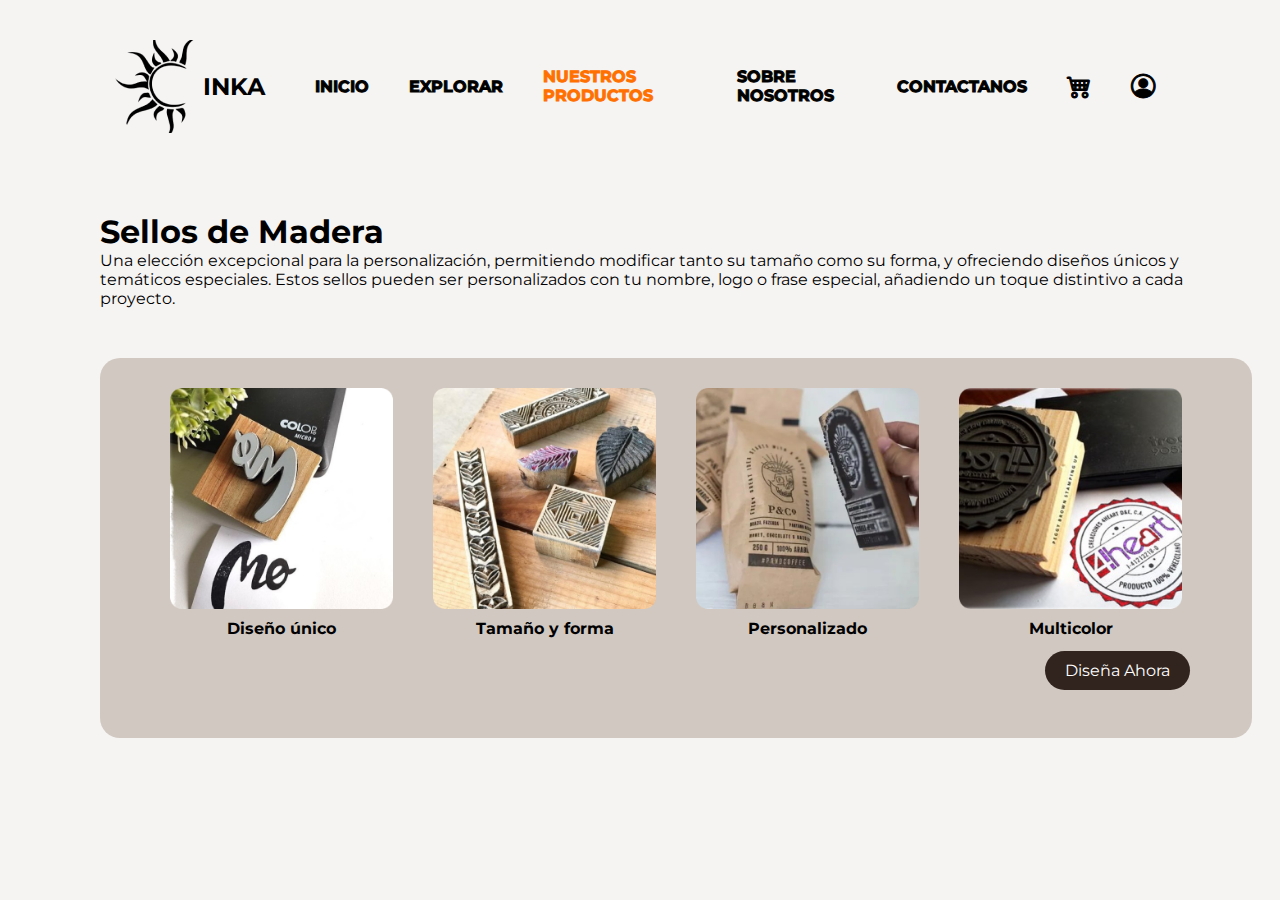
<file: NuestrosProductos/SellosMadera/sellomadera.html>
<!DOCTYPE html>
<html lang="en">

<head>
    <meta charset="UTF-8">
    <meta name="viewport" content="width=device-width, initial-scale=1.0">
    <link rel="preconnect" href="https://fonts.googleapis.com">
    <link rel="preconnect" href="https://fonts.gstatic.com" crossorigin>
    <link href="https://fonts.googleapis.com/css2?family=Montserrat&family=Open+Sans:wght@300&display=swap" rel="stylesheet">
    <link rel="preconnect" href="https://fonts.googleapis.com">
    <link rel="preconnect" href="https://fonts.googleapis.com">
    <link rel="preconnect" href="https://fonts.googleapis.com">
    <link rel="preconnect" href="https://fonts.gstatic.com" crossorigin>
    <link href="https://fonts.googleapis.com/css2?family=Anton&family=IBM+Plex+Mono:wght@100;400&family=Montserrat&family=Open+Sans:wght@300&display=swap" rel="stylesheet">
    <link rel="preconnect" href="https://fonts.googleapis.com">
    <link rel="preconnect" href="https://fonts.googleapis.com">
    <link rel="preconnect" href="https://fonts.gstatic.com" crossorigin>
    <link href="https://fonts.googleapis.com/css2?family=Anton&family=Chakra+Petch:wght@300&family=IBM+Plex+Mono:wght@100;400&family=Montserrat&family=Open+Sans:wght@300&family=Permanent+Marker&family=Russo+One&display=swap" rel="stylesheet">
    
    <link rel="stylesheet" href="sellomadera.css">
    <link href="https://cdn.jsdelivr.net/npm/bootstrap@5.3.2/dist/css/bootstrap.min.css" rel="stylesheet"
    integrity="sha384-T3c6CoIi6uLrA9TneNEoa7RxnatzjcDSCmG1MXxSR1GAsXEV/Dwwykc2MPK8M2HN" crossorigin="anonymous">
    <link rel="stylesheet" href="https://cdn.jsdelivr.net/npm/bootstrap-icons@1.9.1/font/bootstrap-icons.css">
    <link rel="stylesheet" href="/estilos.css">
    <title>INKA</title>
</head>

<body>
    <header>
        <div class="logo">
            <img src="/img/Logo.png" alt="sellos" class="logo-img">
            <h2 class="nombreEmpresa">INKA</h2>
        </div>
        <nav>
            <a href="/index.html" class="nav-link inicio">INICIO</a>
            <a href="/./explorar/explorar.html" class="nav-link explorar">EXPLORAR</a>
            <a href="/./NuestrosProductos/NuestrosProductos.html" class="nav-link productos">NUESTROS PRODUCTOS</a>
            <a href="/./nuestrahistoria/nuestrahistoria.html" class="nav-link nosotros">SOBRE NOSOTROS</a>
            <a href="/./contactanos/contactanos.html" class="nav-link contactanos">CONTACTANOS</a>
            <a href="/./onlineShop/onlineShop.html" class="nav-link carrito"><i id="carrito" class="bi bi-cart4"></i></a>
            <a href="/./Login/Login.html" class="nav-link login"><i id="login" class="bi bi-person-circle"></i></a>
        </nav>
    </header>
    
    <div class="contenido aparecer">
        <h1>Sellos de Madera</h1>
        <p>Una elección excepcional para la personalización, permitiendo modificar tanto su tamaño como su forma, y ofreciendo diseños únicos y temáticos especiales. Estos sellos pueden ser personalizados con tu nombre, logo o frase especial, añadiendo un toque distintivo a cada proyecto.</p>
        <div class="conteniente">
            <div class="tipos">
                <div class="tipes">
                    <div class="tipito">
                        <div class="tipito-i">
                            <img class="tipito-img" src="/img/SelloMad1.png" alt="">
                        </div>     
                        <p>Diseño único</P>
                    </div>
                    <div class="tipito">
                        <div class="tipito-i">
                            <img class="tipito-img" src="/img/SelloMad2.png" alt="">
                        </div>              
                        <p>Tamaño y forma</P>
                    </div>
                    <div class="tipito">
                        <div class="tipito-i">
                            <img class="tipito-img" src="/img/SelloMad3.png" alt="">
                        </div>     
                        <p>Personalizado</P>
                    </div>
                    <div class="tipito">
                        <div class="tipito-i">
                            <img class="tipito-img" src="/img/SelloMad4.png" alt="">
                        </div>     
                        <p>Multicolor</P>
                    </div>
                </div>
                <a href="/explorar/Personalizar/personalizar.html">
                    <input class="boton" type="submit" value="Diseña Ahora">
                </a>
                
            </div>
        </div>
    </div>
</body>

</html>
</file>
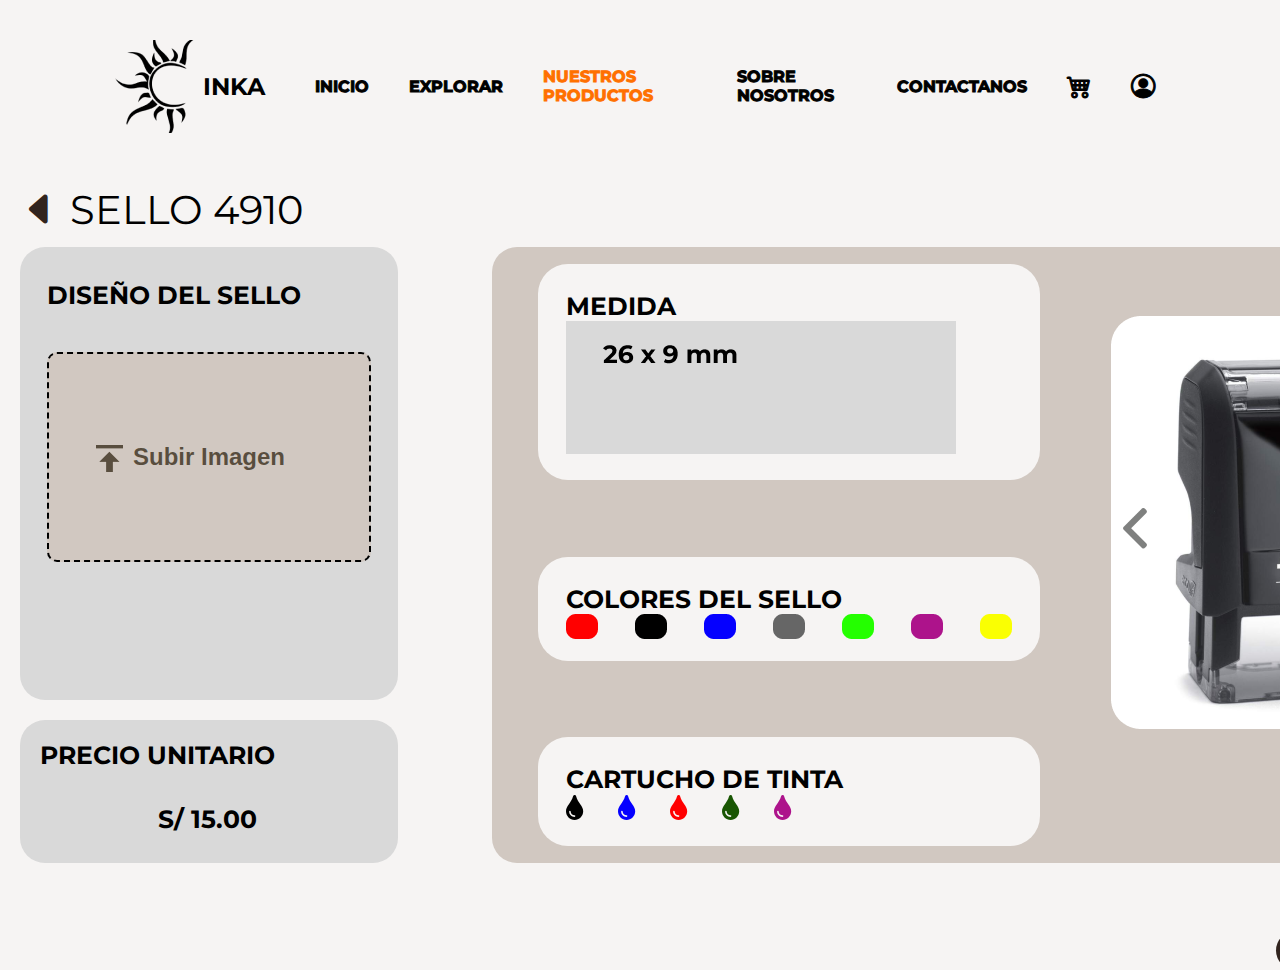
<file: NuestrosProductos/SellosAutomaticos/sellos/sellos.html>
<!DOCTYPE html>
<html lang="en">
  <head>
    <meta charset="UTF-8">
    <meta name="viewport" content="width=device-width, initial-scale=1.0">
    <link rel="preconnect" href="https://fonts.googleapis.com">
    <link rel="preconnect" href="https://fonts.gstatic.com" crossorigin>
    <link href="https://fonts.googleapis.com/css2?family=Montserrat&family=Open+Sans:wght@300&display=swap" rel="stylesheet">
    <link rel="preconnect" href="https://fonts.googleapis.com">
    <link rel="preconnect" href="https://fonts.googleapis.com">
    <link rel="preconnect" href="https://fonts.googleapis.com">
    <link rel="preconnect" href="https://fonts.gstatic.com" crossorigin>
    <link href="https://fonts.googleapis.com/css2?family=Anton&family=IBM+Plex+Mono:wght@100;400&family=Montserrat&family=Open+Sans:wght@300&display=swap" rel="stylesheet">
    <link rel="preconnect" href="https://fonts.googleapis.com">
    <link rel="preconnect" href="https://fonts.googleapis.com">
    <link rel="preconnect" href="https://fonts.gstatic.com" crossorigin>
    <link href="https://fonts.googleapis.com/css2?family=Anton&family=Chakra+Petch:wght@300&family=IBM+Plex+Mono:wght@100;400&family=Montserrat&family=Open+Sans:wght@300&family=Permanent+Marker&family=Russo+One&display=swap" rel="stylesheet">
    
    <link href="https://cdn.jsdelivr.net/npm/bootstrap@5.3.2/dist/css/bootstrap.min.css" rel="stylesheet"
    integrity="sha384-T3c6CoIi6uLrA9TneNEoa7RxnatzjcDSCmG1MXxSR1GAsXEV/Dwwykc2MPK8M2HN" crossorigin="anonymous">
    <link rel="stylesheet" href="https://cdn.jsdelivr.net/npm/bootstrap-icons@1.9.1/font/bootstrap-icons.css">
    <link rel="stylesheet" href="/estilos.css ">
    <link rel="stylesheet" href="sellos.css">
    <title>INKA</title>
</head>
<body>
    <header>
        <div class="logo">
            <img src="/img/Logo.png" alt="sellos" class="logo-img">
            <h2 class="nombreEmpresa">INKA</h2>
        </div>
        <nav>
            <a href="/index.html" class="nav-link inicio">INICIO</a>
            <a href="/explorar/explorar.html" class="nav-link explorar">EXPLORAR</a>
            <a href="/NuestrosProductos/NuestrosProductos.html" class="nav-link productos">NUESTROS PRODUCTOS</a>
            <a href="/nuestrahistoria/nuestrahistoria.html" class="nav-link nosotros">SOBRE NOSOTROS</a>
            <a href="/contactanos/contactanos.html" class="nav-link contactanos">CONTACTANOS</a>
            <a href="/onlineShop/onlineShop.html" class="nav-link carrito"><i id="carrito"
                    class="bi bi-cart4"></i></a>
            <a href="/Login/Login.html" class="nav-link login"><i id="login" class="bi bi-person-circle"></i></a>
        </nav>
    </header>
    <div class="sellos__container aparecer">
        <div class="sellos__1">
            <div class="sellos__1_info">
                <h1 class="sellos__1_title"> <a href="/NuestrosProductos/SellosAutomaticos/SellosAutomaticos.html"><i class="bi bi-caret-left-fill"></i></a> SELLO 4910</h1>              
                <p class="contactanos__1_description">
                    
                </p>
            </div>
        </div>
        <div class="sellos__2">
            <div class="sellos__2_container">
                <div class="sellos__2_subcontainer1">
                    <div class="sellos__2_diseniooPrecio">
                        <h3>DISEÑO DEL SELLO</h3>
                        <div class="form-input">
                            <img class="icon-subir" src="/img/Vector.png" alt="">
                            <button class="btn-subir" type="submit">
                                Subir Imagen
                              </button>
                        </div>
                    </div>
                    <div class="sellos__2_diseniooPrecio">
                        <h3>PRECIO UNITARIO</h3>
                        <h3>S/ 15.00</h3>

                    </div>
                </div>
                <div class="sellos__2_subcontainer2">
                    <div class="sellos__2_caracteristicas">
                        <div class="sellos__2_caracteristica">
                            <h3>MEDIDA</h3>
                            <img src="/img/meididaIcon.png" alt="">
                        </div>
                        <div class="sellos__2_caracteristica">
                            <h3>COLORES DEL SELLO</h3>
                            <div class="sellos__2_colores">
                               <img src="/img/selloRedIcon.png" alt="">
                               <img src="/img/selloBlackIcon.png" alt="">
                               <img src="/img/selloBlueIcon.png" alt="">
                               <img src="/img/selloGrayIcon.png" alt="">
                               <img src="/img/selloGreenIcon.png" alt="">
                               <img src="/img/selloPurpleIcon.png" alt="">
                               <img src="/img/selloYellowIcon.png" alt="">
                            </div>
                        </div>
                        <div class="sellos__2_caracteristica">
                            <h3>CARTUCHO DE TINTA</h3>
                            <div class="sellos__2_cartucho">
                                <img src="/img/cartucho-negro.svg" alt="">
                                <img src="/img/cartucho-azul.svg" alt="">
                                <img src="/img/cartucho-rojo.svg" alt="">
                                <img src="/img/cartucho-verde.svg" alt="">
                                <img src="/img/cartucho-purple.svg" alt="">
                            </div>
                        </div>
                    </div>
                    <div class="sellos__2_compra">
                        <div class="sellos__2_img">                         
                            <img src="/img/sellioImg.png" alt="" class="selloImg">
                            <img src="/img/flechaBack.png" alt="" class="flechaBackIcon">
                            <img src="/img/flechaNext.png" alt="" class="flechaNextIcon">
                        </div>
                    </div>
                </div>
            </div>
        </div>
        <div class="sello__3">
          <div class="sello__3_buttons">
            <div class="form-input">
              <a href="/onlineShop/onlineShop.html">
              <button class="botonpage Agregar" type="submit">
                Agregar al carrito
              </button>
               </a>
          </div>
          <div class="form-input">
            <a href="/explorar/Personalizar/personalizar.html">
            <button class="botonpage diseños" type="submit">
                Ver Diseños
              </button>
            </a>
        </div>
          </div>
        </div>
    </div>
</body>
</html>
</file>
<file: estilos.css>
*{
    margin: 0;
    padding: 0;
}

body{
    font-family: 'Montserrat';
    background-color: #F6F4F3;
}
.nav-link {
    text-decoration: none; /* Quita el subrayado de los enlaces */
    color: #000000; /* Cambia el color del texto de los enlaces */
    font-weight: bold; /* Texto en negrita */
    transition: color; /* Transición suave del color al pasar el mouse */
    padding: 5px 10px; /* Agrega espaciado interno a los enlaces */
    border-radius: 5px; /* Agrega esquinas redondeadas a los enlaces */
    display: flex;
    align-items: center;
  }

header{
    display: flex;
    min-height: 60px;
    justify-content: space-between;
    background-color: #F6F4F3;
    align-items: center;
    padding: 15px;
    width: auto;
    height: 142px;
}

.logo{
    display: flex;
    align-items: center;
    
}
.nombreEmpresa{
    position: relative;
    left: -40px;
    display: block;
    font-size: 1.5em;
    margin-block-start: 0.83em;
    margin-block-end: 0.83em;
    margin-inline-start: 0px;
    margin-inline-end: 0px;
    font-weight: bold;
}

.logo-img{
    width: 128px;
    height: 93px;
    margin-left: 100px;
}
nav{
    display: flex;
    gap: 20px;
    margin-right: 100px;
}
nav a{
    -webkit-text-stroke: 1px  #000;
    padding: 15px;
}

.nav-link:hover{
    color: #FF7000;
    -webkit-text-stroke: 1px  #FF7000;
}

#carrito{
    font-size: 1.5em;
}

#login{
    font-size: 1.5em;
}

/* Estilos para el slider */
.carousel-item img {
    width: 100%; /* Establece un ancho del 100% para las imágenes */
    height: 700px; /* Mantiene la relación de aspecto original */
}

/* Cambiar el color de los indicadores a negro */
  
/* Estilos para la sección "conteiner-nosotros" */
.conteiner-nosotros {
    background-color: #D1C8C1;
    padding: 20px; /* Espaciado interno */
    text-align: center; /* Centrar el contenido horizontalmente */
}

/* Estilos para el texto dentro de "conteiner-nosotros" */
.conteiner-nosotros--text {
    font-family: 'IBM Plex Mono';
    font-size: 22px; /* Tamaño de fuente */
    margin: 30px 0; /* Espaciado en la parte superior e inferior */
    line-height: 40px;
}

/* Estilos para las imágenes dentro de "conteiner-nosotros" */
.conteiner-nosotros--img img {
    max-width: 100%; /* Ajustar el tamaño de las imágenes al ancho del contenedor */
    margin: 20px; /* Espaciado entre las imágenes */
}

/* Estilos generales para el texto superpuesto en el carrusel */
#carouselExampleDarkindex .carousel-item:nth-child(1)::after,
#carouselExampleDarkindex .carousel-item:nth-child(2)::after,
#carouselExampleDarkindex .carousel-item:nth-child(3)::after {
    content: "INKA - DEJA TU HUELLA EN CADA PÁGINA";
    font-family: 'Russo One';
    position: absolute;
    width: 500px;
    top: 5%;
    left: 10%;
    padding: 10px;
    font-size: 55px;
    z-index: 2;
}

#carouselExampleDarkindex .carousel-item:nth-child(1)::after {
    color: #ff6f00ad /* Cambia el color a rojo (código de color en hexadecimal) */
}

#carouselExampleDarkindex .carousel-item:nth-child(2)::after {
    color: #ff6f00ad;
}

#carouselExampleDarkindex .carousel-item:nth-child(3)::after {
    color: #ff6f00ad; /* Cambia el color a azul (código de color en hexadecimal) */
}


@keyframes mostrar {
    from {
        opacity: 0;
    }
    to {
        opacity: 1;
    }
}

.aparecer {
    animation: mostrar 1s ease;
}

.botonpage {
    font-family: Montserrat;
    margin-top: 10px;
    background-color: #31241E;
    color: #fff;
    border: none;
    border-radius: 30px;
    padding: 10px 20px;
    font-size: 16px;
    cursor: pointer;
    transition: background-color 0.3s;
    text-decoration: none;
}

.botonpage:hover {
    background-color: #5c4940;
}
</file>
<file: explorar.css>
.wrap{
    display: flex;
}
.sellos-wrap{
    width: 18%;
    margin: 0;
    margin-left: 100px;
    margin-top: 20px;
}

.category_list {
    display: flex;
    flex-direction: column;
    margin: 0;
    padding: 10px;
    font-size: 18px; 
}

.category_text {
    font-size: 16px; 
    font-weight: 700;
    margin-bottom: 10px; 
}

#categoryItem {
    text-decoration: none;
    color: #333;
    padding: 5px 0; 
    transition: color 0.3s; 
}

#categoryItem:hover {
    color: #FF7000;
    -webkit-text-stroke: 0.5px  #FF7000;
}

.category_list a {
    text-decoration: none;
    border-bottom: 1px solid #000; 
    display: block; 
    padding: 5px; 
    margin-bottom: 15px; 
}

.category_list a:hover {
    text-decoration: none; 
    border-bottom: 1px solid #FF7000; 
    -webkit-text-stroke: 0.5px  #FF7000;
    display: block; 
    padding: 5px;
    margin-bottom: 15px;
}

.product-list {
    background-color: #D1C8C1;
    border-radius: 30px;
    width: 100%;
    max-width: 1104px;
    margin: 0 auto;
    padding: 40px;
    display: flex;
    flex-wrap: wrap;
    
}

.product-item {
    background-color: #fff;
    border-radius: 30px;
    width: calc(30% - 2%);
    box-sizing: border-box;
    margin-left: 45px;
}

.product-item {
    background-color: #fff;
    border-radius: 30px;
    width: calc(30% - 2%);
    margin-bottom: 2%;
    box-sizing: border-box;
    padding: 20px;
    text-align: center;
    box-shadow: 0 0 10px rgba(0, 0, 0, 0.2);
}

.product-size {
    font-size: 12px;
    color: #333;
    margin: 5px 0;
    margin-left: 180px;
}

img {
    max-width: 100%;
    height: 150px;
    margin: 5px 0;
}

.product-personalizar {
    font-family: Montserrat;
    margin-top: 10px;
    background-color: #31241E;
    color: #fff;
    border: none;
    border-radius: 30px;
    padding: 10px 20px;
    font-size: 16px;
    cursor: pointer;
    transition: background-color 0.3s;
}

.product-personalizar:hover {
    background-color: #5c4940;
}
</file>
<file: contactanos/contactanos.css>
.contactanos__container{
    padding: 20px 170px;
}
.contactanos__1{
    padding-bottom: 83px;
}
.contactanos__1_title{
    font-size: 44px;
    font-style: normal;
    font-weight: 700;
    line-height: 78.02px;
    margin-bottom: 20px;
}

.contactanos__1_description{
    font-size: 20px;
    font-style: normal;
    font-weight: 400;
    line-height: 24.38px;
    text-align: justify;
}
.contactanos__2{
    display: flex;
}
.form-input{
    width: 100%;
    position: relative;
    padding-bottom: 8px;
}
input{
    background-color: rgba(209, 200, 193, 1);
    border-radius: 18px;
    border: 2px solid transparent;
    color:rgba(43, 30, 12, 0.72);
    font-weight: 700;
    font-size: 24px;
    line-height: 29.26px;
    padding: 10px 21px;
    width: 874px;
}
textarea{
    background-color: rgba(209, 200, 193, 1);
    border-radius: 18px;
    border: 2px solid transparent;
    color:rgba(43, 30, 12, 0.72);
    font-weight: 700;
    font-size: 24px;
    line-height: 29.26px;
    padding: 10px 21px;
    box-sizing: border-box;
    width: 874px;
    height: 235px;
}
.btn-subir{
    border-radius: 10px;
    background: #D1C8C1;
    border: 2px solid transparent;
    color:rgba(43, 30, 12, 0.72);
    font-size: 24px;
    font-style: normal;
    font-weight: 700;
    line-height: 29.26px;
    padding: 14px 63px;
    cursor: pointer;
}
.icon-subir{
    position: absolute;
    left: 29px;
    top: 14px;
}
.contactanos__2_img{
    position: relative;
    width: 417px;
    height: 386px;
    left: 220px;
    bottom: 50px;
}
.btn-enviar{
    border-radius: 50px;
    background: #31241E;
    border: 2px solid transparent;
    color:#fff;
    font-size: 24px;
    font-style: normal;
    font-weight: 700;
    line-height: 29.26px;
    padding: 20px 82px;
    position: relative;
    top: 43px;
    cursor: pointer;
}

.nav-link.contactanos{
    color: #FF7000;
    -webkit-text-stroke: 1px  #FF7000;
}
</file>
<file: explorar/explorar.css>
.wrap{
    display: flex;
}
.sellos-wrap{
    width: 18%;
    margin: 0;
    margin-left: 100px;
    margin-top: 20px;
}

.category_list {
    display: flex;
    flex-direction: column;
    margin: 0;
    padding: 10px;
    font-size: 18px; 
}

.category_text {
    font-size: 16px; 
    font-weight: 700;
    margin-bottom: 10px; 
}

#categoryItem {
    text-decoration: none;
    color: #333;
    padding: 5px 0; 
    transition: color 0.3s; 
}

#categoryItem:hover {
    color: #FF7000;
    -webkit-text-stroke: 0.5px  #FF7000;
}

.category_list a {
    text-decoration: none;
    border-bottom: 1px solid #000; 
    display: block; 
    padding: 5px; 
    margin-bottom: 15px; 
}

.category_list a:hover {
    text-decoration: none; 
    border-bottom: 1px solid #FF7000; 
    -webkit-text-stroke: 0.5px  #FF7000;
    display: block; 
    padding: 5px;
    margin-bottom: 15px;
}

.product-list {
    background-color: #D1C8C1;
    border-radius: 30px;
    width: 100%;
    max-width: 1104px;
    margin: 0 auto;
    padding: 40px;
    display: flex;
    flex-wrap: wrap;
    
}

.product-item {
    background-color: #fff;
    border-radius: 30px;
    width: calc(30% - 2%);
    box-sizing: border-box;
    margin-left: 45px;
}

.product-item {
    background-color: #fff;
    border-radius: 30px;
    width: calc(30% - 2%);
    margin-bottom: 2%;
    box-sizing: border-box;
    padding: 20px;
    text-align: center;
    box-shadow: 0 0 10px rgba(0, 0, 0, 0.2);
}

.product-size {
    font-size: 12px;
    color: #333;
    margin: 5px 0;
    margin-left: 180px;
}

img {
    max-width: 100%;
    height: 150px;
    margin: 5px 0;
}

.product-personalizar {
    font-family: Montserrat;
    margin-top: 10px;
    background-color: #31241E;
    color: #fff;
    border: none;
    border-radius: 30px;
    padding: 10px 20px;
    font-size: 16px;
    cursor: pointer;
    transition: background-color 0.3s;
}

.product-personalizar:hover {
    background-color: #5c4940;
}

.nav-link.explorar{
    color: #FF7000;
    -webkit-text-stroke: 1px  #FF7000;
}
</file>
<file: Login/Login.css>
body{
 background-image: url(/img/FondoLogin.png);
 background-position: center;
 background-repeat: no-repeat;
 background-size: cover;
 background-attachment: fixed;
}
.body-secion{
    background-color: #F6F4F3;
    display: flex;
    align-items: center;
    justify-content: center;
    flex-direction: column;
    height: 100vh;
}

.container{
    background-color: #D1C8C1;
    border-radius: 30px;
    box-shadow: 0 5px 15px rgba(0, 0, 0, 0.35);
    position: relative;
    overflow: hidden;
    width: 768px;
    max-width: 100%;
    min-height: 480px;
    margin-top: 100px;
}

.container p{
    font-size: 14px;
    line-height: 20px;
    letter-spacing: 0.3px;
    margin: 20px 0;
}

.container span{
    font-size: 12px;
}

.container a{
    color: #333;
    font-size: 13px;
    text-decoration: none;
    margin: 15px 0 10px;
}

.container button{
    background-color: #31241E;
    color: #fff;
    font-size: 12px;
    padding: 10px 45px;
    border: 1px solid transparent;
    border-radius: 8px;
    font-weight: 600;
    letter-spacing: 0.5px;
    text-transform: uppercase;
    margin-top: 10px;
    cursor: pointer;
}

.container button.hidden{
    background-color: transparent;
    border-color: #fff;
}

.container form{
    background-color: #D1C8C1;
    display: flex;
    align-items: center;
    justify-content: center;
    flex-direction: column;
    padding: 0 40px;
    height: 100%;
}

.container input{
    background-color: #eee;
    border: none;
    margin: 8px 0;
    padding: 10px 15px;
    font-size: 13px;
    border-radius: 8px;
    width: 100%;
    outline: none;
}

.form-container{
    position: absolute;
    top: 0;
    height: 100%;
    transition: all 0.6s ease-in-out;
}

.sign-in{
    left: 0;
    width: 50%;
    z-index: 2;
}

.container.active .sign-in{
    transform: translateX(100%);
}

.sign-up{
    left: 0;
    width: 50%;
    opacity: 0;
    z-index: 1;
}

.container.active .sign-up{
    transform: translateX(100%);
    opacity: 1;
    z-index: 5;
    animation: move 0.6s;
}

@keyframes move{
    0%, 49.99%{
        opacity: 0;
        z-index: 1;
    }
    50%, 100%{
        opacity: 1;
        z-index: 5;
    }
}

.social-icons{
    margin: 20px 0;
}

.social-icons a{
    border: 1px solid #31241E;
    border-radius: 20%;
    display: inline-flex;
    justify-content: center;
    align-items: center;
    margin: 0 3px;
    width: 40px;
    height: 40px;
}

.toggle-container{
    position: absolute;
    top: 0;
    left: 50%;
    width: 50%;
    height: 100%;
    overflow: hidden;
    transition: all 0.6s ease-in-out;
    border-radius: 150px 0 0 100px;
    z-index: 1000;
}

.container.active .toggle-container{
    transform: translateX(-100%);
    border-radius: 0 150px 100px 0;
}

p {
    color: #fff;
}

.titulo-blanco{
    color: #fff;
}

.toggle{
    background-color: #31241E;
    height: 100%;
    background: linear-gradient(to right, #492c1c, #31241E);
    color: #fff;
    position: relative;
    left: -100%;
    height: 100%;
    width: 200%;
    transform: translateX(0);
    transition: all 0.6s ease-in-out;
}

.container.active .toggle{
    transform: translateX(50%);
}

.toggle-panel{
    position: absolute;
    width: 50%;
    height: 100%;
    display: flex;
    align-items: center;
    justify-content: center;
    flex-direction: column;
    padding: 0 30px;
    text-align: center;
    top: 0;
    transform: translateX(0);
    transition: all 0.6s ease-in-out;
}

.toggle-left{
    transform: translateX(-200%);
}

.container.active .toggle-left{
    transform: translateX(0);
}

.toggle-right{
    right: 0;
    transform: translateX(0);
}

.container.active .toggle-right{
    transform: translateX(200%);
}

.icon:hover i.fa-google-plus-g {
    color: #ff1e00;
  }
  
  .icon:hover i.fa-facebook-f {
    color: #1877F2; 
  }
  
  .icon:hover i.fa-linkedin-in {
    color: #0A66C2;
  }

  .container button:hover{
    color: #fff;
  }

a.icon.go:hover {
    background-color: #dd4c3948;
  }

  a.icon.fa:hover {
    background-color: #0a66c242;
  }
  
  a.icon.li:hover {
    background-color: #0a66c242;
  }

  .nav-link.login{
    color: #FF7000;
    -webkit-text-stroke: 1px  #FF7000;
}
</file>
<file: nuestrahistoria/nuestrahistoria.css>
.historia{
    display: flex; 
}

.historia img {
  position: relative;
    width: 32%;
    text-align: center;
    margin:3%;
    margin-left: 100px;
    border-radius: 20px;
    object-fit: cover;
}

.historia h1,.historia h2,.historia h3{
  position: relative;
    margin-top: 20px;
    
}

.historia h1{
  font-size: 50px;
  margin-bottom: 80px;
}

.historia h3{
  font-size: 20px;
  line-height: 35px;
  margin-bottom: 100px;
}

.historia .inf {
    position: relative;
    padding: 40px;
    width: 55%;
    
    
}

.historia .boton {
    position: relative;
    left: 85%;
    margin: 10px;
    display: inline-block;
    padding: 10px 20px; 
    background-color: #31241E; 
    color: #fff; 
    text-decoration: none; 
    border: 1px solid #31241E;
    border-radius: 20px; 
    text-align: center; 
    cursor: pointer; 
    margin-left: auto; 
}

.historia .boton:hover{
  background-color: #5c4940;
  color: #fff;
}

.nav-link.nosotros{
  color: #FF7000;
  -webkit-text-stroke: 1px  #FF7000;
}
</file>
<file: NuestrosProductos/NuestrosProductos.css>
.automatico, .madera{
    margin-top: 40px;
    display: flex; 
    align-items: center; 
    margin-bottom: 40px;
}

.automatico img {
    position: relative;
    left: 10%;
    width: 36%;
    text-align: center;
    border-radius: 20px;
}

.automatico .inf {
    position: absolute;
    left: 55%;
    flex: 2;
    width: 43%;
    
}

.automatico p,.madera p{
    margin-top: 25px;;
    width: 85%;
    font-size: 22px;
}

.madera img {
    position: relative;
    left: 55%;
    width: 36%;
    text-align: center;
    border-radius: 20px;
}

.madera .inf {
    position: absolute;
    flex: 2;
    left: 10%;
    width: 43%;
}

.automatico .VerMas ,.madera .VerMas {
    position: relative;
    left:70%;
    font-family: Montserrat;
    margin-top: 10px;
    background-color: #31241E;
    color: #fff;
    border: none;
    border-radius: 30px;
    padding: 10px 20px;
    font-size: 16px;
    cursor: pointer;
    transition: background-color 0.3s;
}

.automatico .VerMas:hover ,.madera .VerMas:hover{
    background-color: #5c4940;
    color: #fff;
}

.nav-link.productos{
    color: #FF7000;
    -webkit-text-stroke: 1px  #FF7000;
}
</file>
<file: onlineShop/onlineShop.css>
h4{
    color: #2B1E0C;
    font-family: Montserrat;
    font-size: 20px;
    font-style: normal;
    font-weight: 700;
    line-height: 24.38px;
}
h3{
    color: #000;
    font-family: Montserrat;
    font-size: 30px;
    font-style: normal;
    font-weight: 700;
    line-height: 36.57px;
}
.shop__1{
    display: flex;
    text-align: center;
    justify-content: center;
}
.shop__1_title{
    color: #2B1E0C;
    font-family: Inika;
    font-size: 70px;
    font-style: normal;
    font-weight: 400;
    line-height: normal;
}
.shop__container{
    padding: 20px 170px;
}
.shop__2{
    margin-top: 59px;
    display: flex;
    justify-content: center;
}
.shop__2_compra{
    width: 1050px;
    height: 651px;
}
.shop__2_container{
    border-radius: 25px;
    background: #D1C8C1;
    padding: 20px 40px;
    margin-bottom: 20px;
}
.shop__2_subcontainer{
    display: flex;
}
.img-logo_edit-delete{
    margin: 0 53px 0 14px;
}
.name-color{
    display: flex;
    color: #000;
    font-family: 'Montserrat';
    font-size: 32px;
    font-style: normal;
    font-weight: 700;
    line-height: normal;
    margin-bottom: 24px;
}
.bi-square-fill{
    color: red;
    font-size: 25px;
    position: relative;
    top: 4px;
    margin: 0 14px;
}
.tintaIcon{
    position: relative;
    top:-4px;
}
.detalle-sello{
    width: auto;
    display: flex;
    align-items: flex-start;
}
th,td{
    padding: 10px;
    text-align: center;
}
.rowModificated{
    padding: 0;
    position: relative;
    bottom: 7px;
}
.sellos__2_icon{
    text-align: center;
}
.selloIcon{
    width: 208px;
    height: 105px;
}
.shop__2_resumen{   
    margin-left: 43px; 
    display: flex;
    flex-direction: column;
    justify-content: space-between; 
    width: auto;
}
.shop__2_resumen-container{
    padding: 40px 20px;
    height: auto;
    border-radius: 25px;
    background: #D9D9D9;
}
.shop__2_resumen-container:nth-child(2){
    margin-top: 20px;
}
.shop__2_resumen-medio{
    display: flex;
    flex-direction: column;
    align-items: center;
    justify-content: space-between;
}
.shop__2_resumen-online{
    display: flex;
    align-items: center;
    border-radius: 25px;
    background-color: #D1C8C1;
    padding: 20px 20px;
    width: 100%;
    justify-content: space-between;
}
.shop__2_resumen-online:nth-child(2){
    margin-bottom: 19px;
}
.shop__2_resumen-logos{
    display: flex;
    justify-content: space-between;
    width: 150px;
    margin-left: 20px;
}
.shop__2_resumen-pagos{
    border-radius: 10px;
    border: 2px solid #969696;
    padding: 7px 14px;
    background: transparent;
}
.shop__2_resumen-pago{
    display: flex;
    flex-direction: column;
    align-items: center;
    padding: 20px 20px;  
}
.shop__2_resumen-pago-comprobante{
    display: flex;
    width: 100%;
    margin-top: 20px;
    justify-content: space-between;
}
.btn-enviar{
    border-radius: 50px;
    background: #31241E;
    border: 2px solid transparent;
    color:#fff;
    font-size: 24px;
    font-style: normal;
    font-weight: 700;
    line-height: 29.26px;
    padding: 20px 82px;
    cursor: pointer;
}
.nav-link.carrito{
    color: #FF7000;
    -webkit-text-stroke: 1px  #FF7000;
}
.sellos__2_cantidad-edit{
    display: flex;
}
.sellos__2_input input{
    border-radius: 9px;
    border: 2px solid transparent;
    text-align: center;
    color:rgba(43, 30, 12, 0.72);
    font-weight: 600;
    font-size: 14px;
    line-height: 21px;
    padding: 5px 5px;
    background: #D9D9D9;
    width: 60px;
    height: 32px;
}
.sellos__2_input{
    margin: 0 6px;
}
.form-input{
    margin-top: 25px;
}
</file>
<file: sellos/sellos.css>
.automatico, .madera{
    margin-top: 40px;
    display: flex; 
    align-items: center; 
    margin-bottom: 40px;
}

.automatico img {
    position: relative;
    left: 10%;
    width: 36%;
    text-align: center;
    border-radius: 20px;
}

.automatico .inf {
    position: absolute;
    left: 55%;
    flex: 2;
    width: 43%;
    
}

.automatico p,.madera p{
    margin-top: 25px;;
    width: 85%;
    font-size: 22px;
}

.madera img {
    position: relative;
    left: 55%;
    width: 36%;
    text-align: center;
    border-radius: 20px;
}

.madera .inf {
    position: absolute;
    flex: 2;
    left: 10%;
    width: 43%;
}

.automatico .VerMas ,.madera .VerMas {
    position: relative;
    left:70%;
    font-family: Montserrat;
    margin-top: 10px;
    background-color: #31241E;
    color: #fff;
    border: none;
    border-radius: 30px;
    padding: 10px 20px;
    font-size: 16px;
    cursor: pointer;
    transition: background-color 0.3s;
}

.automatico .VerMas:hover ,.madera .VerMas:hover{
    background-color: #5c4940;
    color: #fff;
}

.nav-link.productos{
    color: #FF7000;
    -webkit-text-stroke: 1px  #FF7000;
}
</file>
<file: explorar/Personalizar/personalizar.css>
.arriba{
    position: relative;
    text-align: right; 
    width: 80%;

}
.arriba i{
    background-color: #D9D9D9;
    padding: 5px;
    font-size: 25px;
    border-radius: 5px;
    cursor: pointer;
}

.medio{
    
    position: relative;
    margin-top:2%;
    width: 100%;  
    height: 400px;  
    display: flex;
    justify-content: center;
    
}

.medio img{
    height: 50%;
}
.iz{
    position: relative;
    right: 3%;
    background: #F6F4F3;
    width: 12%;
    display: flex;
    flex-direction: column; 
    height: 90%;
}
.iz a{
    margin-top: 5px;
    background-color: #D9D9D9;
    padding: 15px;
    text-decoration: none;
    color: black;
    font-weight: bold; 
    font-size: 15px;
    border-radius: 5px;
    cursor: pointer;
}
.central{
    position: relative;
    display: flex;
    background-color: white;
    width: 1200px;
    height: 550px;
    margin-bottom: 30px;
    justify-content: center;
    align-items: center;
}
.der{
    position: relative;
    left: 2%;
    display: flex;
    flex-direction: column;
}
.der i{
    margin-top: 3px;
    padding: 3px;
    background: #D9D9D9;
    font-size: 25px;
    border-radius: 5px;
    cursor: pointer;
}

 .boton  {
    position: relative;
    top: 200px;
    left: 78%;
    display: inline-block;
    background-color: #31241E; 
    text-decoration: none; 
    color: white;
    border: 1px solid #31241E;
    border-radius: 20px; 
    text-align: center; 
    cursor: pointer; 
    margin-left: auto;
    font-weight: bold;
    margin-bottom: 2%;
    padding: 10px;
    
}

.boton:hover{
    background-color: #5a4236;
}

.nav-link.explorar{
    color: #FF7000;
    -webkit-text-stroke: 1px  #FF7000;
}
</file>
<file: nuestrosProductos/sellos/sellos.css>
input{
    border: 2px solid transparent;
    color:rgba(43, 30, 12, 0.72);
    padding: 10px 21px;
    background: #D9D9D9;
}
h3{
    color: #000;
    font-family: 'Montserrat';
    font-size: 25px;
    font-style: normal;
    font-weight: 700;
    line-height: 30.48px;
}

.sellos__container{
    position: relative;
    width: 1606px;
    padding: 0 20px;
    margin: 0 auto;
}
.sellos__1_title{
    color: #000;
    font-size: 50px;
    font-style: normal;
    font-weight: 400;
    line-height: 75px;
}
.sellos__2{
    width: auto;
}
.sellos__2_container{
    display: flex;
    width: auto;
    height: 100%;
}
.sellos__2_subcontainer1{
    display: flex;
    flex-direction: column;
    justify-content: space-between;
}
.sellos__2_diseniooPrecio{
    padding: 20px;
    height: auto;
    border-radius: 25px;
    background: #D9D9D9;
}
.sellos__2_diseniooPrecio h3:nth-child(1){
    margin-bottom: 42px;
}
.form-input{
    position: relative;
}
.btn-subir{
    border-radius: 10px;
    background: #D1C8C1;
    border: 2px dashed black;
    color:rgba(43, 30, 12, 0.72);
    font-size: 24px;
    font-style: normal;
    font-weight: 700;
    line-height: 29.26px;
    padding: 88px 84px;
    cursor: pointer;
}
.icon-subir{
    position: absolute;
    top: 44%;
    left: 15%;
}
.sellos__2_diseniooPrecio:nth-child(1){
    margin-bottom: 20px;
    padding: 33px 27px 53px 27px;
    height: 367px;
}
.sellos__2_diseniooPrecio:nth-child(2) h3:nth-child(2){
    position: relative;
    left: 35%;
    top:-8%;
}
.sellos__2_subcontainer2{
    padding: 17px 46px;
    width: 1042px;
    height: auto;
    border-radius: 25px;
    background: #D1C8C1;
    display: flex;
    margin-left: auto;
}
.sellos__2_caracteristica{
    height: auto;
    border-radius: 30px;
    background: #F6F4F3;
    padding: 27px 28px 22px 28px;
    width: 446px;
}
.sellos__2_caracteristicas{
    display: flex;
    flex-direction: column;
    justify-content: space-between;
    width: auto;
}
.sellos__2_caracteristicas .form-input input{
    font-weight: 700;
    font-size: 24px;
    line-height: 29.26px;
}
.sellos__2_colores{
    width: 100%;
    display: flex;
    justify-content: space-between;
}
.sellos__2_cartucho img{
    margin-right: 30px;
}
.sellos__2_compra{
    margin-left: 71px;
}
.sellos__2_img{
    position: relative;
    top: 9%;
}
.flechaNextIcon{
    position: absolute;
    left: 90%;
    top: 45%;
}
.flechaBackIcon{
    position: absolute;
    top: 46%;
    left: 1%;
}
.sellos__2_cantidad{
    display: flex;
    justify-content: center;
}
.sellos__2_cantidad-edit{
    margin-left: 24px;
    display: flex;
}
.sellos__2_input input{
    border-radius: 9px;
    border: 2px solid transparent;
    text-align: center;
    color:rgba(43, 30, 12, 0.72);
    font-weight: 600;
    font-size: 14px;
    line-height: 21px;
    padding: 5px 5px;
    background: #D9D9D9;
    width: 60px;
    height: 32px;
}
.sellos__2_input{
    margin: 0 6px;
}
.sello__3{
    margin-top: 58px;
}
.sello__3_buttons{
    display: flex;
    justify-content: flex-end;
}
.btn-enviar{
    border-radius: 50px;
    background: #31241E;
    border: 2px solid transparent;
    color:#fff;
    font-size: 24px;
    font-style: normal;
    font-weight: 700;
    line-height: 29.26px;
    padding: 20px 82px;
}
.btn-enviar-agregar{
    margin-right: 42px;
}
</file>
<file: NuestrosProductos/SellosMadera/sellomadera.css>
.contenido{
    position: relative;
    margin-right :100px ;
    margin-left:  100px;
    margin-top: 40px;
    width: 90%;
}
.conteniente{
    display: flex;
    position: relative;
    align-items: center;
    justify-content: center;
}
.tipos{
    position: relative;
    background: #D1C8C1;
    margin-top: 50px;
    margin-bottom: 50px;
    height: 380px;
    border-radius: 20px;
}
.tipes{
    display: flex;
    justify-content: space-between;
    margin: 30px 50px;
}

.tipito-img{
    width: 85%;
    margin-bottom: 10px;
}

.tipito-i{
    display: flex;
    justify-content: center;
}

.tipito p{
    font-size: 16px;
    font-weight: bold;
    text-align: center;
}

.boton{
    position: relative;
    bottom: 7%;
    left: 82%;
    font-family: Montserrat;
    margin-top: 10px;
    background-color: #31241E;
    color: #fff;
    border: none;
    border-radius: 30px;
    padding: 10px 20px;
    font-size: 16px;
    cursor: pointer;
    transition: background-color 0.3s;
}

.boton:hover{
    background-color: #5c4940;
}

.nav-link.productos{
    color: #FF7000;
    -webkit-text-stroke: 1px  #FF7000;
}
</file>
<file: NuestrosProductos/SellosAutomaticos/sellos/sellos.css>
input{
    border: 2px solid transparent;
    color:rgba(43, 30, 12, 0.72);
    padding: 10px 21px;
    background: #D9D9D9;
}
h3{
    color: #000;
    font-family: 'Montserrat';
    font-size: 25px;
    font-style: normal;
    font-weight: 700;
    line-height: 30.48px;
}

.sellos__container{
    position: relative;
    width: 1606px;
    padding: 0 20px;
    margin: 0 auto;
}
.sellos__1_title{
    color: #000;
    font-size: 40px;
    font-style: normal;
    font-weight: 400;
    line-height: 75px;
}
.sellos__2{
    width: auto;
}
.sellos__2_container{
    display: flex;
    width: auto;
    height: 100%;
}
.sellos__2_subcontainer1{
    display: flex;
    flex-direction: column;
    justify-content: space-between;
}
.sellos__2_diseniooPrecio{
    padding: 20px;
    height: auto;
    border-radius: 25px;
    background: #D9D9D9;
}
.sellos__2_diseniooPrecio h3:nth-child(1){
    margin-bottom: 42px;
}
.form-input{
    position: relative;
}
.btn-subir{
    border-radius: 10px;
    background: #D1C8C1;
    border: 2px dashed black;
    color:rgba(43, 30, 12, 0.72);
    font-size: 24px;
    font-style: normal;
    font-weight: 700;
    line-height: 29.26px;
    padding: 88px 84px;
    cursor: pointer;
}
.icon-subir{
    position: absolute;
    top: 44%;
    left: 15%;
}
.sellos__2_diseniooPrecio:nth-child(1){
    margin-bottom: 20px;
    padding: 33px 27px 53px 27px;
    height: 367px;
}
.sellos__2_diseniooPrecio:nth-child(2) h3:nth-child(2){
    position: relative;
    left: 35%;
    top:-8%;
}
.sellos__2_subcontainer2{
    padding: 17px 46px;
    width: 1042px;
    height: auto;
    border-radius: 25px;
    background: #D1C8C1;
    display: flex;
    margin-left: auto;
}
.sellos__2_caracteristica{
    height: auto;
    border-radius: 30px;
    background: #F6F4F3;
    padding: 27px 28px 22px 28px;
    width: 446px;
}
.sellos__2_caracteristicas{
    display: flex;
    flex-direction: column;
    justify-content: space-between;
    width: auto;
}
.sellos__2_caracteristicas .form-input input{
    font-weight: 700;
    font-size: 24px;
    line-height: 29.26px;
}
.sellos__2_colores{
    width: 100%;
    display: flex;
    justify-content: space-between;
}
.sellos__2_cartucho img{
    margin-right: 30px;
}
.sellos__2_compra{
    margin-left: 71px;
}
.sellos__2_img{
    position: relative;
    top: 9%;
}
.flechaNextIcon{
    position: absolute;
    left: 90%;
    top: 45%;
}
.flechaBackIcon{
    position: absolute;
    top: 46%;
    left: 1%;
}
.sellos__2_cantidad{
    display: flex;
    justify-content: center;
}
.sellos__2_cantidad-edit{
    margin-left: 24px;
    display: flex;
}
.sellos__2_input input{
    border-radius: 9px;
    border: 2px solid transparent;
    text-align: center;
    color:rgba(43, 30, 12, 0.72);
    font-weight: 600;
    font-size: 14px;
    line-height: 21px;
    padding: 5px 5px;
    background: #D9D9D9;
    width: 60px;
    height: 32px;
}
.sellos__2_input{
    margin: 0 6px;
}
.sello__3{
    margin-top: 58px;
}
.sello__3_buttons{
    display: flex;
    justify-content: flex-end;
}
.btn-enviar{
    border-radius: 50px;
    background: #31241E;
    border: 2px solid transparent;
    color:#fff;
    font-size: 24px;
    font-style: normal;
    font-weight: 700;
    line-height: 29.26px;
    padding: 20px 82px;
}
.btn-enviar-agregar{
    margin-right: 42px;
}

.botonpage{
    margin-right: 20px;
}

.nav-link.productos{
    color: #FF7000;
    -webkit-text-stroke: 1px  #FF7000;
}

.bi-caret-left-fill{
    color: #31241E;
    cursor: pointer;
}

.bi-caret-left-fill:hover{
    cursor: pointer;
    color: #5c4940;
}
</file>
